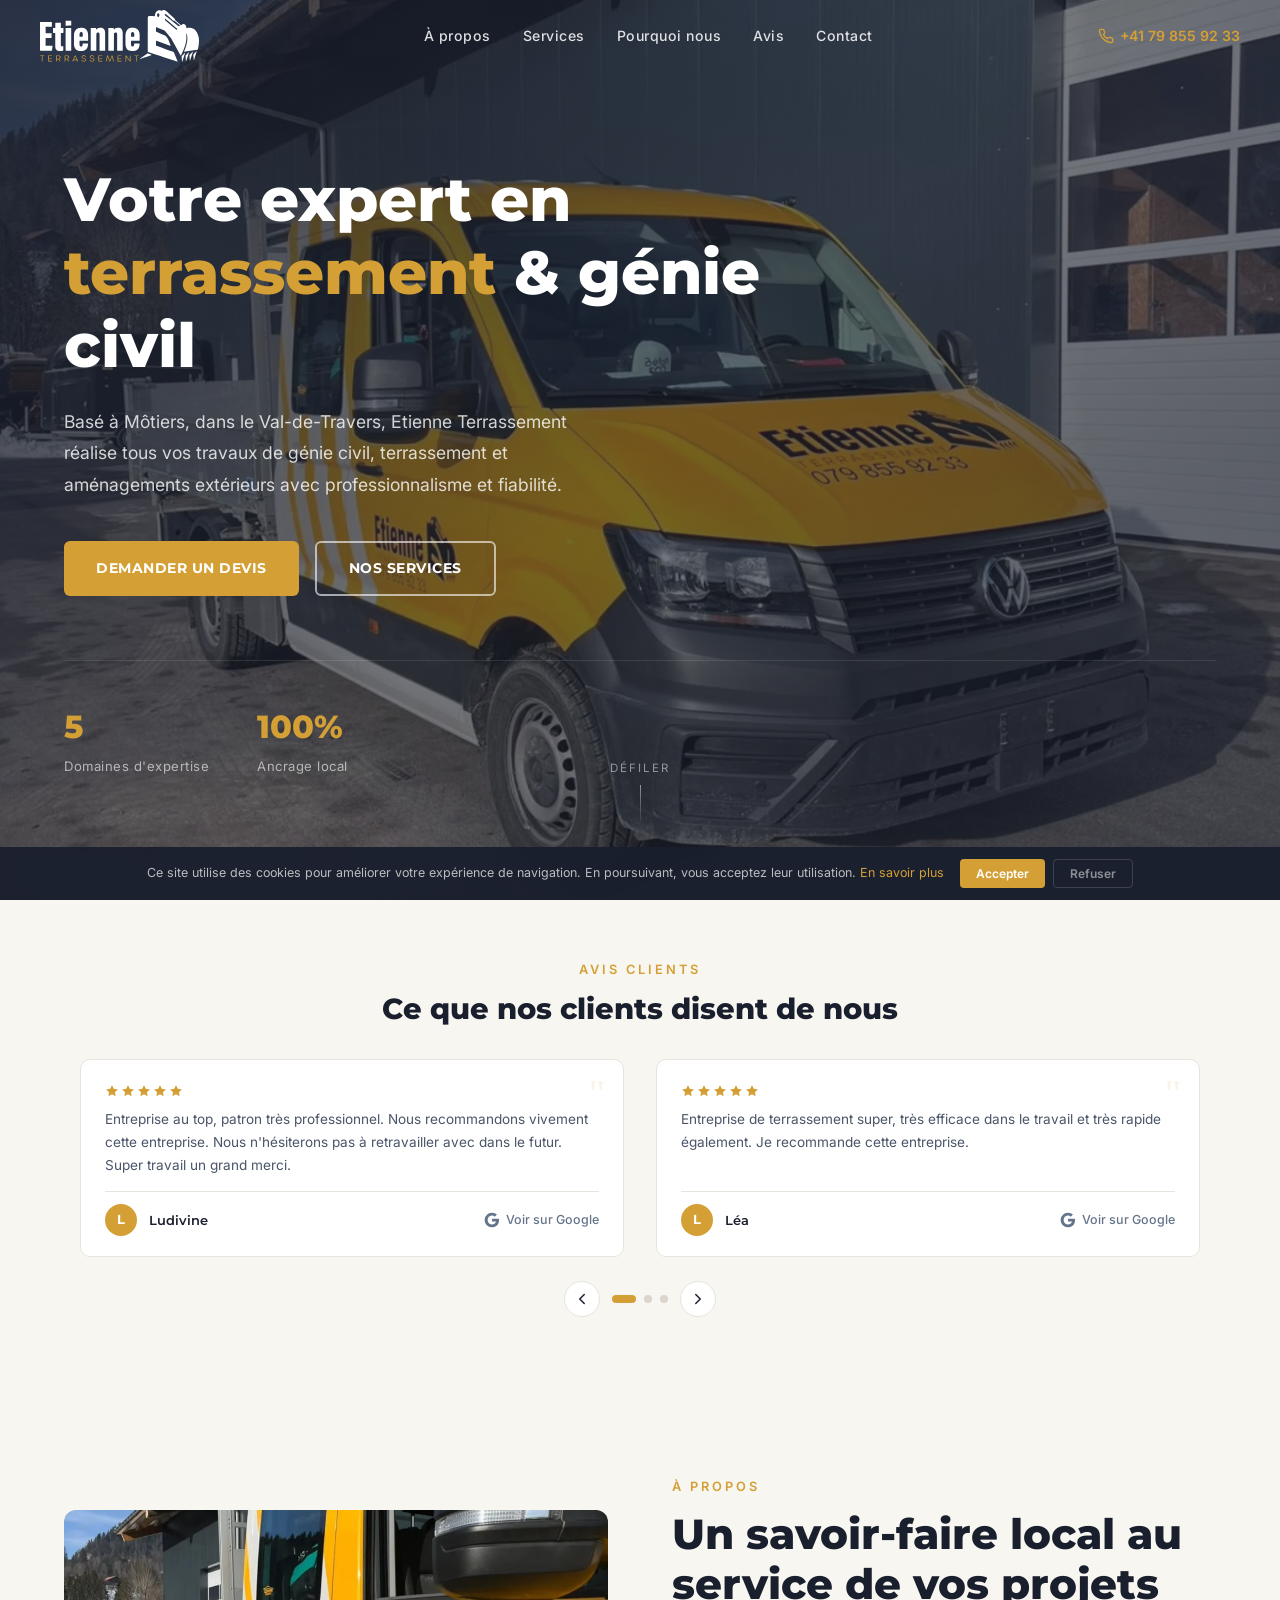
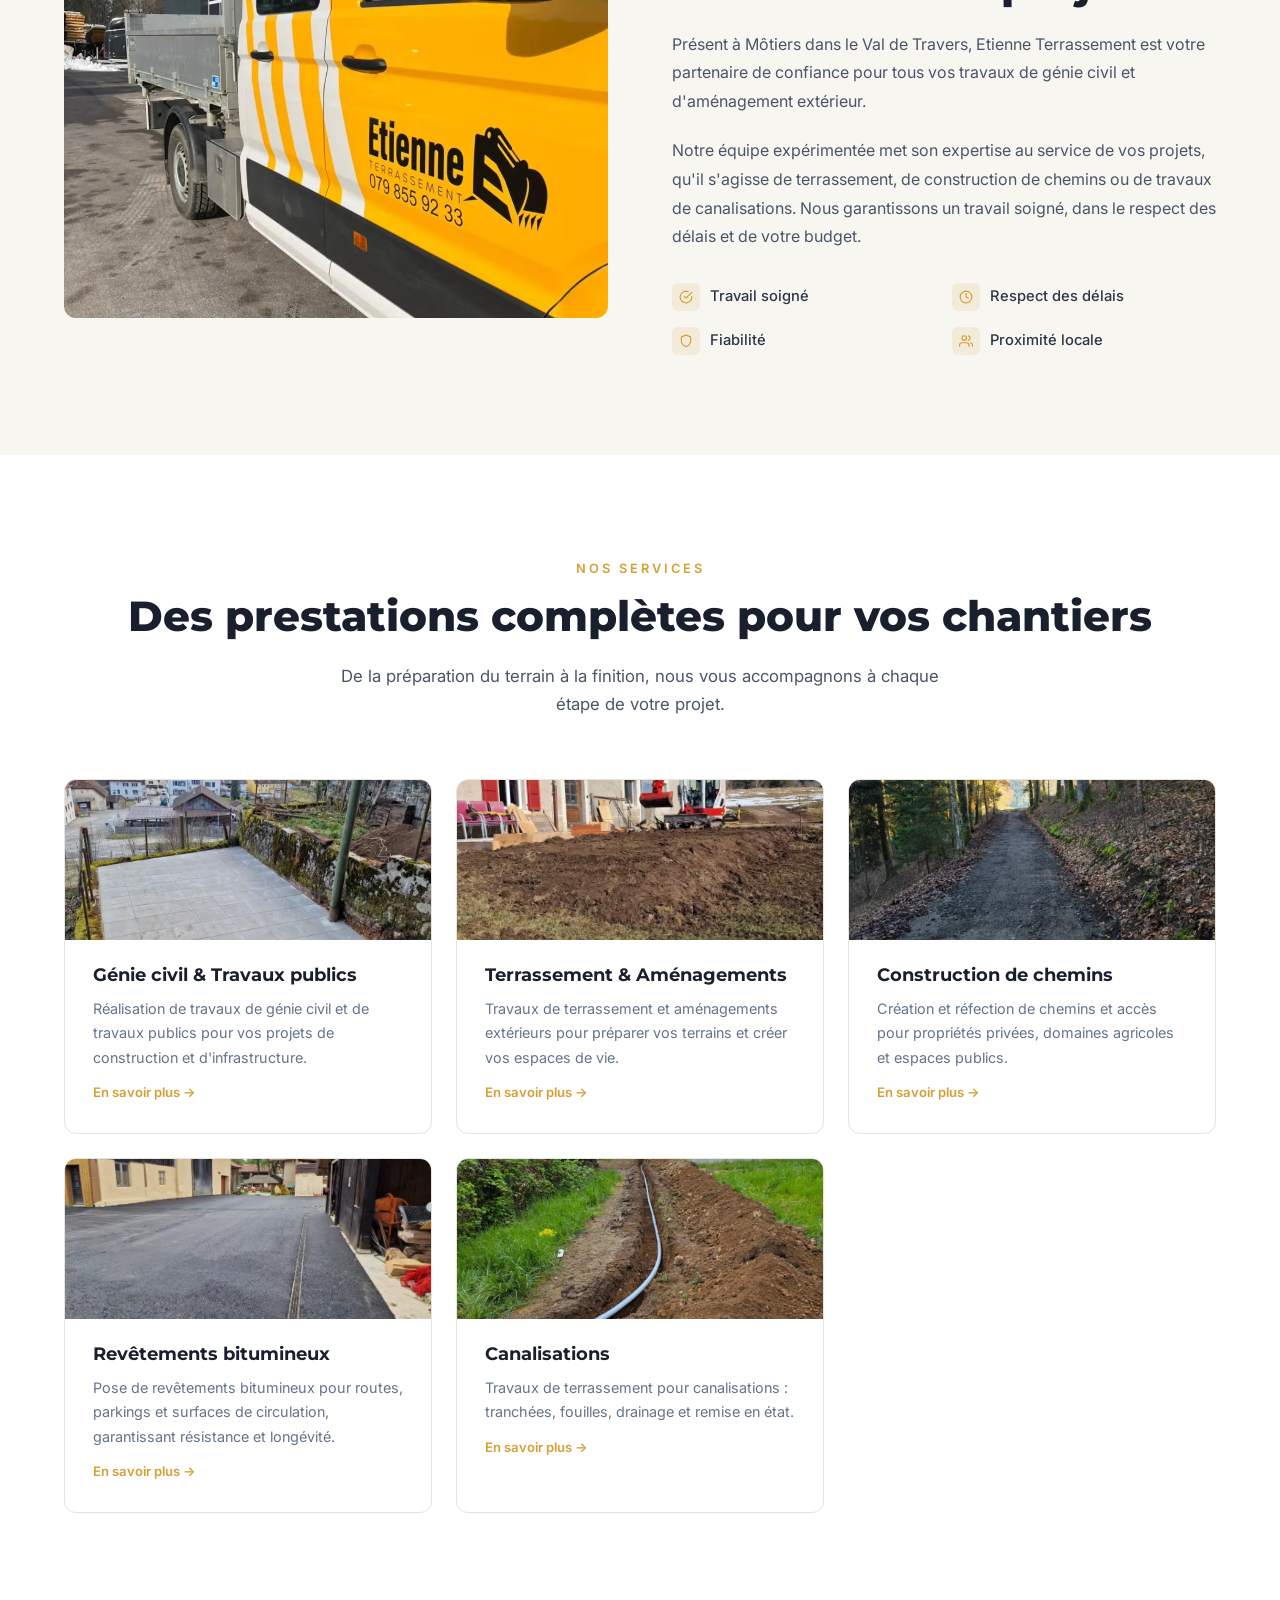
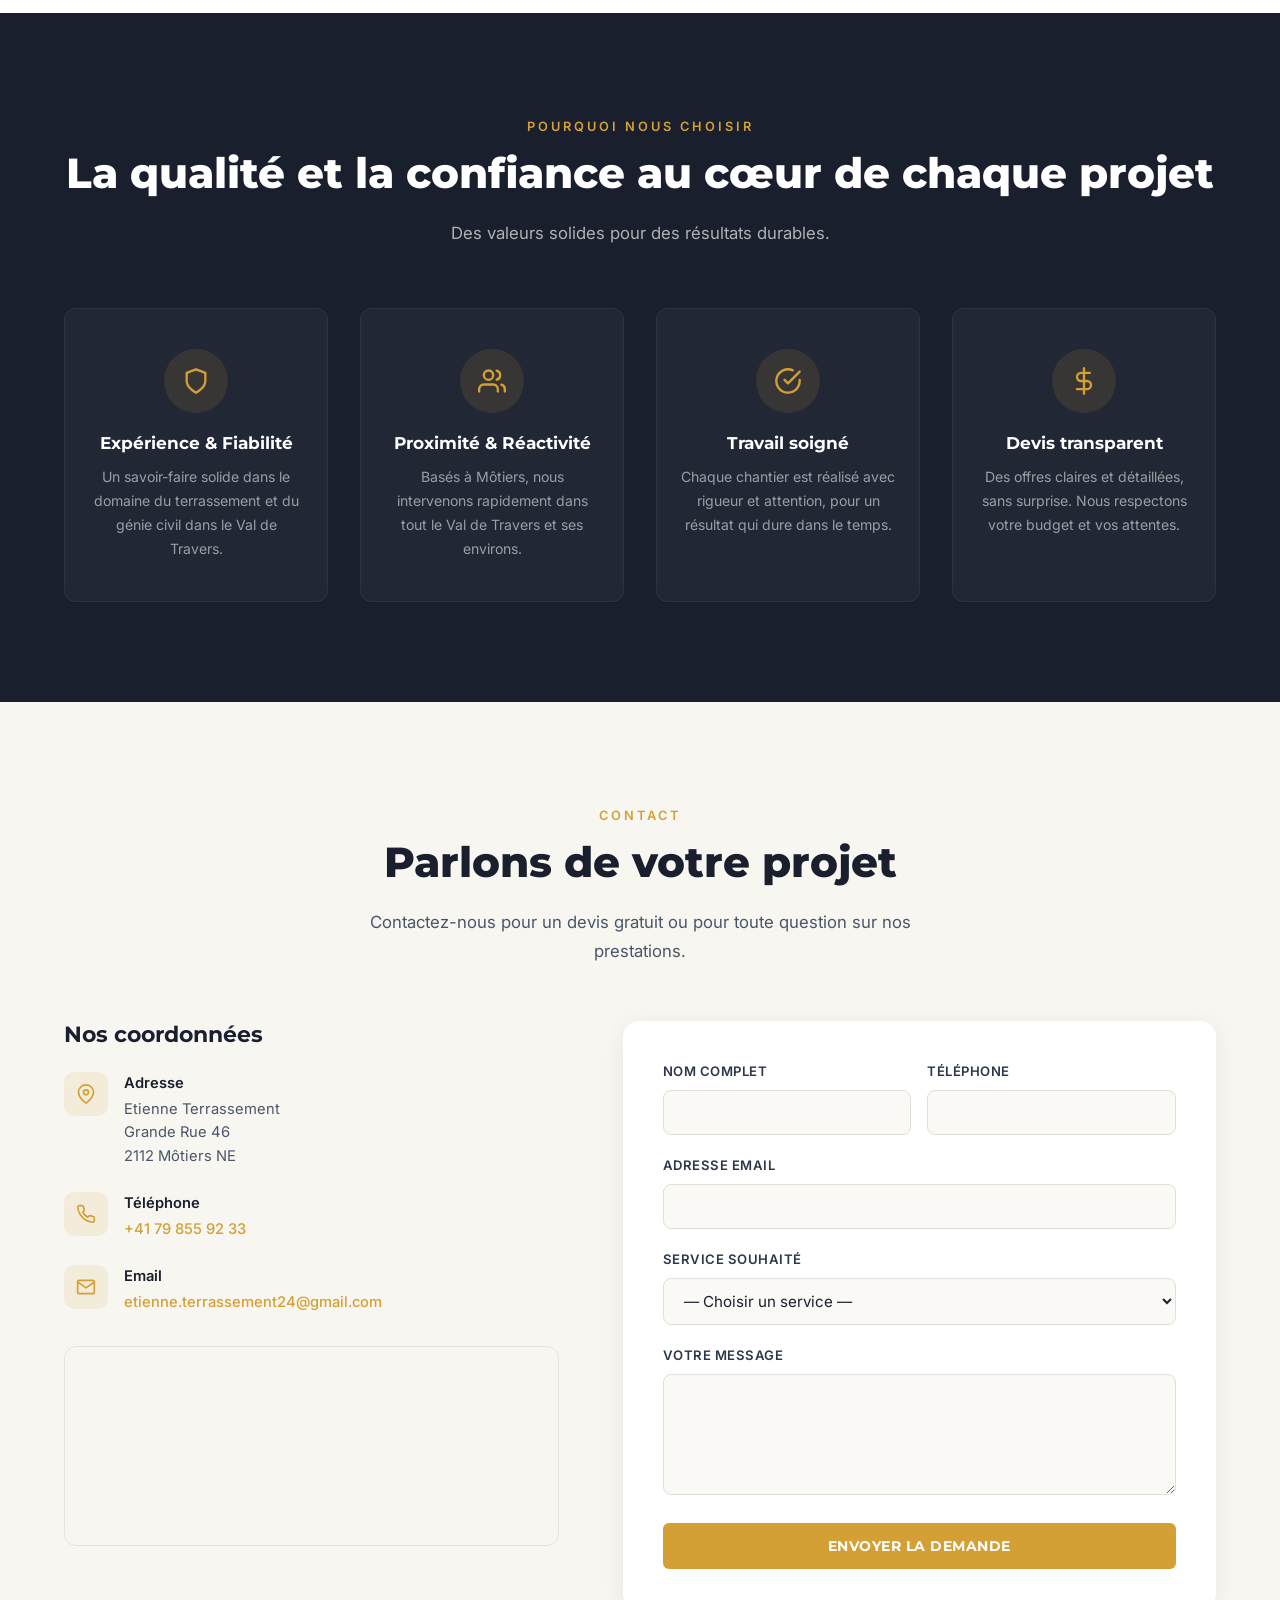
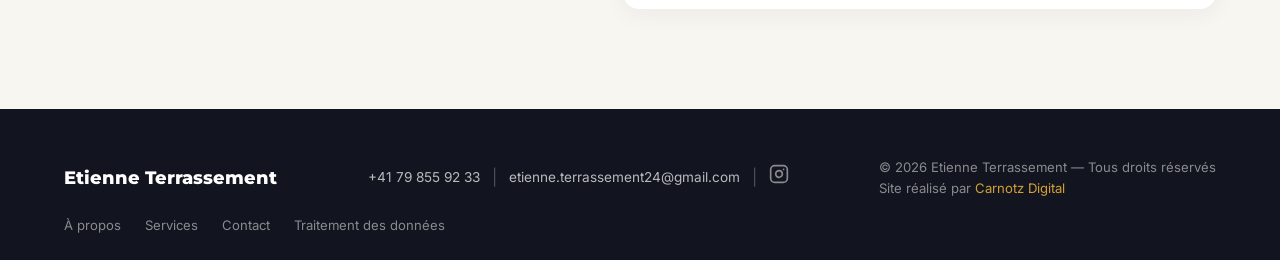
<file: index.html>
<!DOCTYPE html>
<html lang="fr">
<head>
    <meta charset="UTF-8">
    <meta name="viewport" content="width=device-width, initial-scale=1.0">
    <meta name="robots" content="index, follow">
    <title>Etienne Terrassement — Génie Civil & Terrassement | Val de Travers</title>
    <meta name="description" content="Etienne Terrassement — Travaux de génie civil, terrassement et aménagements extérieurs à Môtiers, Val de Travers.">
    <link rel="canonical" href="https://etienne-terrassement.ch/">
    <meta property="og:type" content="website">
    <meta property="og:locale" content="fr_CH">
    <meta property="og:site_name" content="Etienne Terrassement">
    <meta property="og:title" content="Etienne Terrassement — Génie Civil & Terrassement | Val de Travers">
    <meta property="og:description" content="Travaux de génie civil, terrassement et aménagements extérieurs à Môtiers, Val de Travers.">
    <meta property="og:url" content="https://etienne-terrassement.ch/">
    <meta property="og:image" content="https://etienne-terrassement.ch/og-image.jpg">
    <meta name="twitter:card" content="summary_large_image">
    <link rel="icon" type="image/png" sizes="32x32" href="favicon-32x32.png">
    <link rel="icon" type="image/png" sizes="16x16" href="favicon-16x16.png">
    <link rel="apple-touch-icon" sizes="180x180" href="apple-touch-icon.png">
    <link rel="preload" as="image" href="hero.webp" fetchpriority="high">
    <script type="application/ld+json">
    {
        "@context": "https://schema.org",
        "@type": "LocalBusiness",
        "name": "Etienne Terrassement",
        "description": "Travaux de génie civil, terrassement et aménagements extérieurs à Môtiers, Val de Travers.",
        "url": "https://etienne-terrassement.ch",
        "image": "https://etienne-terrassement.ch/og-image.jpg",
        "telephone": "+41798559233",
        "email": "etienne.terrassement24@gmail.com",
        "address": {
            "@type": "PostalAddress",
            "streetAddress": "Grande Rue 46",
            "addressLocality": "Môtiers",
            "addressRegion": "NE",
            "postalCode": "2112",
            "addressCountry": "CH"
        },
        "geo": {
            "@type": "GeoCoordinates",
            "latitude": 46.9073,
            "longitude": 6.6112
        },
        "areaServed": {
            "@type": "Place",
            "name": "Val de Travers, Neuchâtel"
        },
        "sameAs": [
            "https://www.instagram.com/_etienne_terrassement_/"
        ]
    }
    </script>
    <link rel="preconnect" href="https://fonts.googleapis.com">
    <link rel="preconnect" href="https://fonts.gstatic.com" crossorigin>
    <link href="https://fonts.googleapis.com/css2?family=Inter:wght@400;500;600&family=Montserrat:wght@600;700;800&display=swap" rel="stylesheet">
    <script src="https://challenges.cloudflare.com/turnstile/v0/api.js" async defer></script>
    <style>
        /* ===== RESET & BASE ===== */
        *, *::before, *::after { margin: 0; padding: 0; box-sizing: border-box; }
        html { scroll-behavior: smooth; font-size: 16px; overflow-x: hidden; }
        body {
            font-family: 'Inter', 'Segoe UI', system-ui, sans-serif;
            color: #1a1f2e;
            background: #ffffff;
            line-height: 1.6;
            overflow-x: hidden;
        }
        img { max-width: 100%; height: auto; display: block; }
        a { text-decoration: none; color: inherit; }
        ul { list-style: none; }
        h1, h2, h3, h4 { font-family: 'Montserrat', 'Segoe UI', sans-serif; line-height: 1.2; }

        /* ===== UTILITIES ===== */
        .container { width: 100%; max-width: 1200px; margin: 0 auto; padding: 0 24px; box-sizing: border-box; }
        .section { padding: 100px 0; }
        .section-label {
            display: inline-block;
            font-size: 0.8rem;
            font-weight: 600;
            letter-spacing: 3px;
            text-transform: uppercase;
            color: #d4a036;
            margin-bottom: 12px;
        }
        .section-title {
            font-size: clamp(1.8rem, 4vw, 2.6rem);
            font-weight: 800;
            color: #1a1f2e;
            margin-bottom: 20px;
        }
        .section-subtitle {
            font-size: 1.05rem;
            color: #4a5568;
            max-width: 600px;
            line-height: 1.7;
        }
        .btn {
            display: inline-flex;
            align-items: center;
            gap: 8px;
            padding: 14px 32px;
            border-radius: 6px;
            font-family: 'Montserrat', sans-serif;
            font-size: 0.9rem;
            font-weight: 700;
            letter-spacing: 0.5px;
            text-transform: uppercase;
            cursor: pointer;
            transition: all 0.3s ease;
            border: none;
        }
        .btn-primary {
            background: #d4a036;
            color: #ffffff;
        }
        .btn-primary:hover { background: #b8891e; transform: translateY(-2px); box-shadow: 0 8px 24px rgba(212,160,54,0.3); }
        .btn-outline {
            background: transparent;
            color: #ffffff;
            border: 2px solid rgba(255,255,255,0.6);
        }
        .btn-outline:hover { border-color: #d4a036; color: #d4a036; }
        .btn-dark {
            background: #1a1f2e;
            color: #ffffff;
        }
        .btn-dark:hover { background: #2d3748; transform: translateY(-2px); box-shadow: 0 8px 24px rgba(26,31,46,0.3); }
        .reveal { opacity: 0; transform: translateY(30px); transition: opacity 0.7s ease, transform 0.7s ease; }
        .reveal.visible { opacity: 1; transform: translateY(0); }

        /* ===== HEADER ===== */
        .header {
            position: fixed;
            top: 0; left: 0; right: 0;
            z-index: 1000;
            padding: 0 24px;
            transition: all 0.35s ease;
            background: transparent;
        }
        .header.scrolled {
            background: rgba(26,31,46,0.97);
            backdrop-filter: blur(12px);
            box-shadow: 0 2px 20px rgba(0,0,0,0.15);
        }
        .header-inner {
            max-width: 1200px;
            margin: 0 auto;
            display: flex;
            align-items: center;
            justify-content: space-between;
            height: 72px;
        }
        .logo {
            display: flex;
            align-items: center;
        }
        .logo-img {
            height: 52px;
            width: auto;
        }
        .nav { display: flex; align-items: center; gap: 32px; }
        .nav a {
            color: rgba(255,255,255,0.85);
            font-size: 0.88rem;
            font-weight: 500;
            letter-spacing: 0.5px;
            transition: color 0.3s;
            position: relative;
        }
        .nav a::after {
            content: '';
            position: absolute;
            bottom: -4px; left: 0;
            width: 0; height: 2px;
            background: #d4a036;
            transition: width 0.3s;
        }
        .nav a:hover { color: #d4a036; }
        .nav a:hover::after { width: 100%; }
        .header-right { display: flex; align-items: center; gap: 16px; }
        .header-phone {
            display: flex;
            align-items: center;
            gap: 6px;
            color: #d4a036;
            font-weight: 600;
            font-size: 0.88rem;
        }
        .header-phone svg { width: 16px; height: 16px; }

        /* Mobile menu */
        .menu-toggle {
            display: none;
            flex-direction: column;
            gap: 5px;
            cursor: pointer;
            background: none;
            border: none;
            padding: 4px;
        }
        .menu-toggle span {
            width: 24px; height: 2px;
            background: #fff;
            border-radius: 2px;
            transition: all 0.3s;
        }
        .menu-toggle.active span:nth-child(1) { transform: rotate(45deg) translate(5px, 5px); }
        .menu-toggle.active span:nth-child(2) { opacity: 0; }
        .menu-toggle.active span:nth-child(3) { transform: rotate(-45deg) translate(5px, -5px); }
        .mobile-nav {
            display: none;
            position: fixed;
            top: 72px; left: 0; right: 0; bottom: 0;
            background: rgba(26,31,46,0.98);
            backdrop-filter: blur(12px);
            flex-direction: column;
            align-items: center;
            justify-content: center;
            gap: 28px;
            z-index: 999;
        }
        .mobile-nav.open { display: flex; }
        .mobile-nav a {
            color: #fff;
            font-family: 'Montserrat', sans-serif;
            font-size: 1.3rem;
            font-weight: 700;
        }
        .mobile-nav a:hover { color: #d4a036; }

        /* ===== HERO ===== */
        .hero {
            position: relative;
            min-height: 100vh;
            display: flex;
            align-items: center;
            overflow: hidden;
        }
        .hero-bg {
            position: absolute;
            inset: 0;
            background: url('hero.webp') center center / cover no-repeat;
        }
        .hero-bg::after {
            content: '';
            position: absolute;
            inset: 0;
            background: linear-gradient(135deg, rgba(26,31,46,0.88) 0%, rgba(26,31,46,0.6) 50%, rgba(26,31,46,0.75) 100%);
        }
        .hero-content {
            position: relative;
            z-index: 2;
            padding: 120px 24px 80px;
        }
        .hero-badge {
            display: inline-flex;
            align-items: center;
            gap: 8px;
            background: rgba(212,160,54,0.15);
            border: 1px solid rgba(212,160,54,0.3);
            border-radius: 50px;
            padding: 8px 20px;
            margin-bottom: 28px;
            font-size: 0.82rem;
            font-weight: 600;
            color: #d4a036;
            letter-spacing: 1px;
            text-transform: uppercase;
        }
        .hero-badge svg { width: 14px; height: 14px; }
        .hero h1 {
            font-size: clamp(2.2rem, 5.5vw, 3.8rem);
            font-weight: 800;
            color: #ffffff;
            margin-bottom: 24px;
            max-width: 700px;
        }
        .hero h1 span { color: #d4a036; }
        .hero-text {
            font-size: 1.1rem;
            color: rgba(255,255,255,0.8);
            max-width: 540px;
            margin-bottom: 40px;
            line-height: 1.8;
        }
        .hero-buttons { display: flex; gap: 16px; flex-wrap: wrap; }
        .hero-stats {
            display: flex;
            gap: 48px;
            margin-top: 64px;
            padding-top: 40px;
            border-top: 1px solid rgba(255,255,255,0.1);
        }
        .hero-stat-number {
            font-family: 'Montserrat', sans-serif;
            font-size: 2rem;
            font-weight: 800;
            color: #d4a036;
        }
        .hero-stat-label {
            font-size: 0.82rem;
            color: rgba(255,255,255,0.6);
            margin-top: 4px;
            letter-spacing: 0.5px;
        }
        .scroll-indicator {
            position: absolute;
            bottom: 32px;
            left: 50%;
            transform: translateX(-50%);
            display: flex;
            flex-direction: column;
            align-items: center;
            gap: 8px;
            color: rgba(255,255,255,0.5);
            font-size: 0.72rem;
            letter-spacing: 2px;
            text-transform: uppercase;
            z-index: 2;
        }
        .scroll-line {
            width: 1px; height: 40px;
            background: linear-gradient(to bottom, rgba(255,255,255,0.5), transparent);
            animation: scrollPulse 2s infinite;
        }
        @keyframes scrollPulse {
            0%, 100% { opacity: 0.3; }
            50% { opacity: 1; }
        }

        /* ===== ABOUT ===== */
        .about { background: #f8f6f1; }
        .about-grid {
            display: grid;
            grid-template-columns: 1fr 1fr;
            gap: 64px;
            align-items: center;
        }
        .about-image {
            position: relative;
            border-radius: 12px;
            overflow: hidden;
            aspect-ratio: 4/3;
        }
        .about-image img {
            width: 100%;
            height: 100%;
            object-fit: cover;
        }
        .about-image-accent {
            position: absolute;
            bottom: -8px; right: -8px;
            width: 120px; height: 120px;
            border: 3px solid #d4a036;
            border-radius: 12px;
            z-index: -1;
        }
        .about-text p {
            color: #4a5568;
            margin-bottom: 20px;
            line-height: 1.8;
        }
        .about-features {
            display: grid;
            grid-template-columns: 1fr 1fr;
            gap: 16px;
            margin-top: 32px;
        }
        .about-feature {
            display: flex;
            align-items: center;
            gap: 10px;
            font-size: 0.92rem;
            font-weight: 500;
            color: #2d3748;
        }
        .about-feature-icon {
            width: 28px; height: 28px;
            background: rgba(212,160,54,0.12);
            border-radius: 6px;
            display: flex;
            align-items: center;
            justify-content: center;
            flex-shrink: 0;
        }
        .about-feature-icon svg { width: 14px; height: 14px; color: #d4a036; }

        /* ===== SERVICES ===== */
        .services { background: #ffffff; }
        .services-header { text-align: center; margin-bottom: 60px; }
        .services-header .section-subtitle { margin: 0 auto; }
        .services-grid {
            display: grid;
            grid-template-columns: repeat(auto-fit, minmax(280px, 1fr));
            gap: 24px;
        }
        .service-card {
            background: #ffffff;
            border: 1px solid #e8e4dd;
            border-radius: 12px;
            padding: 36px 28px;
            transition: all 0.35s ease;
            position: relative;
            overflow: hidden;
        }
        .service-card::before {
            content: '';
            position: absolute;
            top: 0; left: 0; right: 0;
            height: 3px;
            background: #d4a036;
            transform: scaleX(0);
            transition: transform 0.35s ease;
        }
        .service-card:hover {
            border-color: transparent;
            transform: translateY(-4px);
            box-shadow: 0 12px 40px rgba(26,31,46,0.1);
        }
        .service-card:hover::before { transform: scaleX(1); }
        .service-icon {
            width: 52px; height: 52px;
            background: linear-gradient(135deg, rgba(212,160,54,0.12), rgba(212,160,54,0.05));
            border-radius: 10px;
            display: flex;
            align-items: center;
            justify-content: center;
            margin-bottom: 20px;
        }
        .service-icon svg { width: 24px; height: 24px; color: #d4a036; }
        .service-card h3 {
            font-size: 1.1rem;
            font-weight: 700;
            color: #1a1f2e;
            margin-bottom: 12px;
        }
        .service-card p {
            font-size: 0.9rem;
            color: #64748b;
            line-height: 1.7;
        }
        .service-card--image {
            padding: 0;
            display: flex;
            flex-direction: column;
            overflow: hidden;
        }
        .service-card-img {
            width: 100%;
            height: 160px;
            overflow: hidden;
        }
        .service-card-img img {
            width: 100%;
            height: 100%;
            object-fit: cover;
            transition: transform 0.5s ease;
        }
        .service-card--image:hover .service-card-img img { transform: scale(1.05); }
        .service-card-body { padding: 24px 28px 28px; }
        .service-card-link {
            display: inline-block;
            margin-top: 12px;
            font-size: 0.82rem;
            font-weight: 600;
            color: #d4a036;
            transition: gap 0.3s;
        }

        /* ===== WHY US ===== */
        .why-us { background: #1a1f2e; color: #fff; }
        .why-us .section-title { color: #fff; }
        .why-us .section-subtitle { color: rgba(255,255,255,0.65); }
        .why-us-header { text-align: center; margin-bottom: 60px; }
        .why-us-grid {
            display: grid;
            grid-template-columns: repeat(auto-fit, minmax(250px, 1fr));
            gap: 32px;
        }
        .why-card {
            text-align: center;
            padding: 40px 24px;
            border-radius: 12px;
            background: rgba(255,255,255,0.04);
            border: 1px solid rgba(255,255,255,0.06);
            transition: all 0.35s;
        }
        .why-card:hover {
            background: rgba(255,255,255,0.08);
            transform: translateY(-4px);
        }
        .why-card-icon {
            width: 64px; height: 64px;
            background: rgba(212,160,54,0.12);
            border-radius: 50%;
            display: flex;
            align-items: center;
            justify-content: center;
            margin: 0 auto 20px;
        }
        .why-card-icon svg { width: 28px; height: 28px; color: #d4a036; }
        .why-card h3 {
            font-size: 1.05rem;
            font-weight: 700;
            margin-bottom: 12px;
        }
        .why-card p {
            font-size: 0.88rem;
            color: rgba(255,255,255,0.55);
            line-height: 1.7;
        }

        /* ===== REVIEWS ===== */
        .reviews { background: #f8f6f1; padding: 56px 0; }
        .reviews-header { text-align: center; margin-bottom: 32px; }
        .reviews-header .section-subtitle { margin: 0 auto; }
        .reviews-header .section-title { font-size: clamp(1.3rem, 3vw, 1.8rem); margin-bottom: 8px; }
        .reviews-track-wrapper { position: relative; overflow: hidden; }
        .reviews-track {
            display: flex;
            transition: transform 0.5s cubic-bezier(0.4,0,0.2,1);
        }
        .review-card {
            flex: 0 0 100%;
            padding: 0 16px;
            box-sizing: border-box;
        }
        @media (min-width: 768px) {
            .review-card { flex: 0 0 50%; }
        }
        .review-card-inner {
            background: #ffffff;
            border: 1px solid #e8e4dd;
            border-radius: 10px;
            padding: 24px 24px 20px;
            height: 100%;
            display: flex;
            flex-direction: column;
            position: relative;
        }
        .review-quote-icon {
            position: absolute;
            top: 14px; right: 18px;
            font-size: 2.5rem;
            font-family: Georgia, serif;
            line-height: 1;
            color: rgba(212,160,54,0.12);
            pointer-events: none;
        }
        .review-stars { display: flex; gap: 2px; margin-bottom: 10px; }
        .review-star {
            width: 14px; height: 14px;
            color: #d4a036;
        }
        .review-text {
            font-size: 0.85rem;
            color: #4a5568;
            line-height: 1.7;
            flex: 1;
            margin-bottom: 14px;
        }
        .review-footer {
            display: flex;
            align-items: center;
            justify-content: space-between;
            border-top: 1px solid #e8e4dd;
            padding-top: 12px;
        }
        .review-author {
            display: flex;
            align-items: center;
            gap: 12px;
        }
        .review-avatar {
            width: 32px; height: 32px;
            background: #d4a036;
            border-radius: 50%;
            display: flex;
            align-items: center;
            justify-content: center;
            font-family: 'Montserrat', sans-serif;
            font-weight: 700;
            font-size: 0.8rem;
            color: #fff;
        }
        .review-author-name {
            font-family: 'Montserrat', sans-serif;
            font-weight: 600;
            font-size: 0.82rem;
            color: #1a1f2e;
        }
        .review-google-link {
            display: inline-flex;
            align-items: center;
            gap: 6px;
            font-size: 0.78rem;
            font-weight: 500;
            color: #64748b;
            transition: color 0.3s;
        }
        .review-google-link:hover { color: #d4a036; }
        .review-google-link svg { width: 16px; height: 16px; }
        .reviews-nav {
            display: flex;
            justify-content: center;
            align-items: center;
            gap: 12px;
            margin-top: 24px;
        }
        .reviews-btn {
            width: 36px; height: 36px;
            border-radius: 50%;
            border: 1px solid #e8e4dd;
            background: #fff;
            display: flex;
            align-items: center;
            justify-content: center;
            cursor: pointer;
            transition: all 0.3s;
        }
        .reviews-btn:hover { border-color: #d4a036; background: rgba(212,160,54,0.06); }
        .reviews-btn svg { width: 18px; height: 18px; color: #1a1f2e; }
        .reviews-dots { display: flex; gap: 8px; }
        .reviews-dot {
            width: 8px; height: 8px;
            border-radius: 50%;
            background: #d9d5cc;
            border: none;
            cursor: pointer;
            transition: all 0.3s;
            padding: 0;
        }
        .reviews-dot.active { background: #d4a036; width: 24px; border-radius: 4px; }

        /* ===== CONTACT ===== */
        .contact { background: #f8f6f1; overflow: hidden; }
        .contact-grid {
            display: grid;
            grid-template-columns: 1fr 1.2fr;
            gap: 64px;
            max-width: 100%;
        }
        .contact-info h3 {
            font-size: 1.4rem;
            font-weight: 700;
            margin-bottom: 24px;
            color: #1a1f2e;
        }
        .contact-item {
            display: flex;
            align-items: flex-start;
            gap: 16px;
            margin-bottom: 24px;
        }
        .contact-item-icon {
            width: 44px; height: 44px;
            background: rgba(212,160,54,0.12);
            border-radius: 10px;
            display: flex;
            align-items: center;
            justify-content: center;
            flex-shrink: 0;
        }
        .contact-item-icon svg { width: 20px; height: 20px; color: #d4a036; }
        .contact-item-text { font-size: 0.92rem; color: #4a5568; line-height: 1.6; }
        .contact-item-text strong { display: block; color: #1a1f2e; font-weight: 600; margin-bottom: 2px; }
        .contact-item-text a { color: #d4a036; font-weight: 500; }
        .contact-item-text a:hover { text-decoration: underline; }
        .contact-form {
            background: #ffffff;
            border-radius: 16px;
            padding: 40px;
            box-shadow: 0 4px 24px rgba(26,31,46,0.06);
            box-sizing: border-box;
            max-width: 100%;
        }
        .form-group { margin-bottom: 20px; }
        .form-group label {
            display: block;
            font-size: 0.82rem;
            font-weight: 600;
            color: #2d3748;
            margin-bottom: 8px;
            letter-spacing: 0.5px;
            text-transform: uppercase;
        }
        .form-group input,
        .form-group textarea,
        .form-group select {
            width: 100%;
            padding: 12px 16px;
            border: 1px solid #e2dfd8;
            border-radius: 8px;
            font-family: 'Inter', sans-serif;
            font-size: 0.95rem;
            color: #1a1f2e;
            background: #faf9f6;
            transition: border-color 0.3s, box-shadow 0.3s;
        }
        .form-group input:focus,
        .form-group textarea:focus,
        .form-group select:focus {
            outline: none;
            border-color: #d4a036;
            box-shadow: 0 0 0 3px rgba(212,160,54,0.12);
        }
        .form-group textarea { resize: vertical; min-height: 120px; }
        .form-row { display: grid; grid-template-columns: 1fr 1fr; gap: 16px; }
        .contact-map {
            margin-top: 32px;
            border-radius: 12px;
            overflow: hidden;
            border: 1px solid #e8e4dd;
            position: relative;
            width: 100%;
            padding-bottom: 40%;
            height: 0;
        }
        .contact-map iframe {
            position: absolute;
            top: 0;
            left: 0;
            width: 100%;
            height: 100%;
            border: 0;
        }

        /* ===== FOOTER ===== */
        .footer {
            background: #12151f;
            color: rgba(255,255,255,0.5);
            padding: 48px 0 24px;
        }
        .footer-inner {
            display: flex;
            justify-content: space-between;
            align-items: center;
            flex-wrap: wrap;
            gap: 16px;
        }
        .footer-logo {
            font-family: 'Montserrat', sans-serif;
            font-weight: 800;
            font-size: 1.1rem;
            color: #fff;
        }
        .footer-text { font-size: 0.82rem; }
        .footer-text a { color: #d4a036; }
        .footer-links { display: flex; gap: 24px; }
        .footer-links a { font-size: 0.82rem; transition: color 0.3s; }
        .footer-links a:hover { color: #d4a036; }
        .footer-contact { display: flex; align-items: center; gap: 12px; }
        .footer-contact-link { font-size: 0.85rem; color: rgba(255,255,255,0.7); transition: color 0.3s; }
        .footer-contact-link:hover { color: #d4a036; }
        .footer-instagram { color: rgba(255,255,255,0.5); transition: color 0.3s; }
        .footer-instagram:hover { color: #d4a036; }
        .footer-instagram svg { width: 20px; height: 20px; }

        /* ===== COOKIE CONSENT ===== */
        .cookie-banner { position: fixed; bottom: 0; left: 0; right: 0; z-index: 9999; transform: translateY(100%); transition: transform 0.4s cubic-bezier(0.4,0,0.2,1); }
        .cookie-banner.visible { transform: translateY(0); }
        .cookie-banner-inner { background: rgba(26,31,46,0.95); backdrop-filter: blur(8px); padding: 12px 24px; display: flex; align-items: center; justify-content: center; gap: 16px; flex-wrap: wrap; }
        .cookie-banner h4 { display: none; }
        .cookie-banner p { font-size: 0.78rem; color: rgba(255,255,255,0.7); margin: 0; line-height: 1.5; }
        .cookie-banner p a { color: #d4a036; text-decoration: none; }
        .cookie-banner p a:hover { text-decoration: underline; }
        .cookie-buttons { display: flex; gap: 8px; flex-shrink: 0; }
        .cookie-btn { padding: 6px 16px; font-family: 'Inter', sans-serif; font-size: 0.75rem; font-weight: 600; border-radius: 4px; border: none; cursor: pointer; transition: all 0.25s; }
        .cookie-btn-accept { background: #d4a036; color: #ffffff; }
        .cookie-btn-accept:hover { background: #b8891e; }
        .cookie-btn-decline { background: transparent; color: rgba(255,255,255,0.5); border: 1px solid rgba(255,255,255,0.15); }
        .cookie-btn-decline:hover { color: rgba(255,255,255,0.8); border-color: rgba(255,255,255,0.3); }

        /* ===== RESPONSIVE ===== */
        @media (max-width: 1024px) {
            .about-grid { grid-template-columns: 1fr; gap: 40px; }
            .contact-grid { grid-template-columns: 1fr; gap: 40px; }
            .hero-stats { gap: 32px; }
        }
        @media (max-width: 768px) {
            .nav { display: none; }
            .header-phone { display: none; }
            .menu-toggle { display: flex; }
            .section { padding: 72px 0; }
            .hero { min-height: auto; }
            .hero-content { padding: 100px 20px 40px; }
            .hero-stats { flex-wrap: wrap; gap: 24px; }
            .hero-stat { flex: 1; min-width: 120px; }
            .scroll-indicator { position: relative; bottom: auto; left: auto; transform: none; margin: 32px auto 40px; }
            .reviews { padding: 40px 0 32px; }
            .about-grid { display: flex; flex-direction: column; }
            .about-image { order: 2; }
            .about-text { order: 1; }
            .about-features { grid-template-columns: 1fr; }
            .form-row { grid-template-columns: 1fr; }
            .services-grid { grid-template-columns: 1fr; }
            .contact .container { padding: 0 16px; }
            .contact-grid { gap: 32px; }
            .contact-info, .contact-form { min-width: 0; width: 100%; box-sizing: border-box; }
            .contact-form { padding: 16px; }
            .cf-turnstile { max-width: 100%; overflow: hidden; }
            .footer-inner { flex-direction: column; text-align: center; gap: 16px; }
            .footer-contact { flex-direction: column; gap: 8px; }
            .footer-contact span { display: none; }
            .footer-links { flex-wrap: wrap; justify-content: center; gap: 16px; }
            .cookie-banner-inner { margin: 0 12px 12px; max-width: none; }
        }
        @media (max-width: 480px) {
            .hero-content { padding: 100px 16px 30px; }
            .hero h1 { font-size: 1.8rem; }
            .hero-buttons { flex-direction: column; }
            .hero-buttons .btn { width: 100%; justify-content: center; }
            .contact-form { padding: 24px; }
        }
    </style>
</head>
<body>
    <!-- ===== HEADER ===== -->
    <header class="header" id="header">
        <div class="header-inner">
            <a href="#" class="logo">
                <img src="logo.svg" alt="Etienne Terrassement" class="logo-img">
            </a>
            <nav class="nav">
                <a href="#about" data-i18n="nav_about">À propos</a>
                <a href="#services" data-i18n="nav_services">Services</a>
                <a href="#why-us" data-i18n="nav_why">Pourquoi nous</a>
                <a href="#reviews">Avis</a>
                <a href="#contact" data-i18n="nav_contact">Contact</a>
            </nav>
            <div class="header-right">
                <a href="#" class="header-phone" id="headerPhone">
                    <svg viewBox="0 0 24 24" fill="none" stroke="currentColor" stroke-width="2" stroke-linecap="round" stroke-linejoin="round">
                        <path d="M22 16.92v3a2 2 0 01-2.18 2 19.79 19.79 0 01-8.63-3.07 19.5 19.5 0 01-6-6 19.79 19.79 0 01-3.07-8.67A2 2 0 014.11 2h3a2 2 0 012 1.72c.127.96.361 1.903.7 2.81a2 2 0 01-.45 2.11L8.09 9.91a16 16 0 006 6l1.27-1.27a2 2 0 012.11-.45c.907.339 1.85.573 2.81.7A2 2 0 0122 16.92z"/>
                    </svg>
                    <span></span>
                </a>
                <button class="menu-toggle" id="menuToggle" aria-label="Menu">
                    <span></span><span></span><span></span>
                </button>
            </div>
        </div>
    </header>

    <!-- Mobile Nav -->
    <nav class="mobile-nav" id="mobileNav">
        <a href="#about" data-i18n="nav_about">À propos</a>
        <a href="#services" data-i18n="nav_services">Services</a>
        <a href="#why-us" data-i18n="nav_why">Pourquoi nous</a>
        <a href="#reviews">Avis</a>
        <a href="#contact" data-i18n="nav_contact">Contact</a>
    </nav>

    <!-- ===== HERO ===== -->
    <section class="hero" id="hero">
        <div class="hero-bg"></div>
        <div class="container hero-content">
            <h1 data-i18n="hero_title">Votre expert en <span>terrassement</span> & génie civil</h1>
            <p class="hero-text" data-i18n="hero_text">Basé à Môtiers, dans le Val-de-Travers, Etienne Terrassement réalise tous vos travaux de génie civil, terrassement et aménagements extérieurs avec professionnalisme et fiabilité.</p>
            <div class="hero-buttons">
                <a href="#contact" class="btn btn-primary" data-i18n="hero_cta">Demander un devis</a>
                <a href="#services" class="btn btn-outline" data-i18n="hero_cta2">Nos services</a>
            </div>
            <div class="hero-stats">
                <div class="hero-stat">
                    <div class="hero-stat-number">5</div>
                    <div class="hero-stat-label" data-i18n="stat_services">Domaines d'expertise</div>
                </div>
                <div class="hero-stat">
                    <div class="hero-stat-number">100%</div>
                    <div class="hero-stat-label" data-i18n="stat_local">Ancrage local</div>
                </div>
            </div>
            <a href="#reviews" class="scroll-indicator">
                <span data-i18n="scroll">Défiler</span>
                <div class="scroll-line"></div>
            </a>
        </div>
    </section>

    <!-- ===== REVIEWS ===== -->
    <section class="reviews" id="reviews">
        <div class="container">
            <div class="reviews-header reveal">
                <span class="section-label">Avis clients</span>
                <h2 class="section-title">Ce que nos clients disent de nous</h2>
            </div>
            <div class="reviews-track-wrapper reveal">
                <div class="reviews-track" id="reviewsTrack">
                    <div class="review-card">
                        <div class="review-card-inner">
                            <span class="review-quote-icon">"</span>
                            <div class="review-stars">
                                <svg class="review-star" viewBox="0 0 24 24" fill="currentColor"><path d="M12 2l3.09 6.26L22 9.27l-5 4.87 1.18 6.88L12 17.77l-6.18 3.25L7 14.14 2 9.27l6.91-1.01L12 2z"/></svg>
                                <svg class="review-star" viewBox="0 0 24 24" fill="currentColor"><path d="M12 2l3.09 6.26L22 9.27l-5 4.87 1.18 6.88L12 17.77l-6.18 3.25L7 14.14 2 9.27l6.91-1.01L12 2z"/></svg>
                                <svg class="review-star" viewBox="0 0 24 24" fill="currentColor"><path d="M12 2l3.09 6.26L22 9.27l-5 4.87 1.18 6.88L12 17.77l-6.18 3.25L7 14.14 2 9.27l6.91-1.01L12 2z"/></svg>
                                <svg class="review-star" viewBox="0 0 24 24" fill="currentColor"><path d="M12 2l3.09 6.26L22 9.27l-5 4.87 1.18 6.88L12 17.77l-6.18 3.25L7 14.14 2 9.27l6.91-1.01L12 2z"/></svg>
                                <svg class="review-star" viewBox="0 0 24 24" fill="currentColor"><path d="M12 2l3.09 6.26L22 9.27l-5 4.87 1.18 6.88L12 17.77l-6.18 3.25L7 14.14 2 9.27l6.91-1.01L12 2z"/></svg>
                            </div>
                            <p class="review-text">Entreprise au top, patron très professionnel. Nous recommandons vivement cette entreprise. Nous n'hésiterons pas à retravailler avec dans le futur. Super travail un grand merci.</p>
                            <div class="review-footer">
                                <div class="review-author">
                                    <div class="review-avatar">L</div>
                                    <span class="review-author-name">Ludivine</span>
                                </div>
                                <a href="https://share.google/ldF3LMmZcpJqoJBBr" target="_blank" rel="noopener noreferrer" class="review-google-link">
                                    <svg viewBox="0 0 24 24" fill="currentColor"><path d="M22.56 12.25c0-.78-.07-1.53-.2-2.25H12v4.26h5.92a5.06 5.06 0 01-2.2 3.32v2.77h3.57c2.08-1.92 3.28-4.74 3.28-8.1z"/><path d="M12 23c2.97 0 5.46-.98 7.28-2.66l-3.57-2.77c-.98.66-2.23 1.06-3.71 1.06-2.86 0-5.29-1.93-6.16-4.53H2.18v2.84C3.99 20.53 7.7 23 12 23z"/><path d="M5.84 14.09c-.22-.66-.35-1.36-.35-2.09s.13-1.43.35-2.09V7.07H2.18C1.43 8.55 1 10.22 1 12s.43 3.45 1.18 4.93l2.85-2.22.81-.62z"/><path d="M12 5.38c1.62 0 3.06.56 4.21 1.64l3.15-3.15C17.45 2.09 14.97 1 12 1 7.7 1 3.99 3.47 2.18 7.07l3.66 2.84c.87-2.6 3.3-4.53 6.16-4.53z"/></svg>
                                    Voir sur Google
                                </a>
                            </div>
                        </div>
                    </div>
                    <div class="review-card">
                        <div class="review-card-inner">
                            <span class="review-quote-icon">"</span>
                            <div class="review-stars">
                                <svg class="review-star" viewBox="0 0 24 24" fill="currentColor"><path d="M12 2l3.09 6.26L22 9.27l-5 4.87 1.18 6.88L12 17.77l-6.18 3.25L7 14.14 2 9.27l6.91-1.01L12 2z"/></svg>
                                <svg class="review-star" viewBox="0 0 24 24" fill="currentColor"><path d="M12 2l3.09 6.26L22 9.27l-5 4.87 1.18 6.88L12 17.77l-6.18 3.25L7 14.14 2 9.27l6.91-1.01L12 2z"/></svg>
                                <svg class="review-star" viewBox="0 0 24 24" fill="currentColor"><path d="M12 2l3.09 6.26L22 9.27l-5 4.87 1.18 6.88L12 17.77l-6.18 3.25L7 14.14 2 9.27l6.91-1.01L12 2z"/></svg>
                                <svg class="review-star" viewBox="0 0 24 24" fill="currentColor"><path d="M12 2l3.09 6.26L22 9.27l-5 4.87 1.18 6.88L12 17.77l-6.18 3.25L7 14.14 2 9.27l6.91-1.01L12 2z"/></svg>
                                <svg class="review-star" viewBox="0 0 24 24" fill="currentColor"><path d="M12 2l3.09 6.26L22 9.27l-5 4.87 1.18 6.88L12 17.77l-6.18 3.25L7 14.14 2 9.27l6.91-1.01L12 2z"/></svg>
                            </div>
                            <p class="review-text">Entreprise de terrassement super, très efficace dans le travail et très rapide également. Je recommande cette entreprise.</p>
                            <div class="review-footer">
                                <div class="review-author">
                                    <div class="review-avatar">L</div>
                                    <span class="review-author-name">Léa</span>
                                </div>
                                <a href="https://share.google/ITTQM1T0kcl8McQFX" target="_blank" rel="noopener noreferrer" class="review-google-link">
                                    <svg viewBox="0 0 24 24" fill="currentColor"><path d="M22.56 12.25c0-.78-.07-1.53-.2-2.25H12v4.26h5.92a5.06 5.06 0 01-2.2 3.32v2.77h3.57c2.08-1.92 3.28-4.74 3.28-8.1z"/><path d="M12 23c2.97 0 5.46-.98 7.28-2.66l-3.57-2.77c-.98.66-2.23 1.06-3.71 1.06-2.86 0-5.29-1.93-6.16-4.53H2.18v2.84C3.99 20.53 7.7 23 12 23z"/><path d="M5.84 14.09c-.22-.66-.35-1.36-.35-2.09s.13-1.43.35-2.09V7.07H2.18C1.43 8.55 1 10.22 1 12s.43 3.45 1.18 4.93l2.85-2.22.81-.62z"/><path d="M12 5.38c1.62 0 3.06.56 4.21 1.64l3.15-3.15C17.45 2.09 14.97 1 12 1 7.7 1 3.99 3.47 2.18 7.07l3.66 2.84c.87-2.6 3.3-4.53 6.16-4.53z"/></svg>
                                    Voir sur Google
                                </a>
                            </div>
                        </div>
                    </div>
                    <div class="review-card">
                        <div class="review-card-inner">
                            <span class="review-quote-icon">"</span>
                            <div class="review-stars">
                                <svg class="review-star" viewBox="0 0 24 24" fill="currentColor"><path d="M12 2l3.09 6.26L22 9.27l-5 4.87 1.18 6.88L12 17.77l-6.18 3.25L7 14.14 2 9.27l6.91-1.01L12 2z"/></svg>
                                <svg class="review-star" viewBox="0 0 24 24" fill="currentColor"><path d="M12 2l3.09 6.26L22 9.27l-5 4.87 1.18 6.88L12 17.77l-6.18 3.25L7 14.14 2 9.27l6.91-1.01L12 2z"/></svg>
                                <svg class="review-star" viewBox="0 0 24 24" fill="currentColor"><path d="M12 2l3.09 6.26L22 9.27l-5 4.87 1.18 6.88L12 17.77l-6.18 3.25L7 14.14 2 9.27l6.91-1.01L12 2z"/></svg>
                                <svg class="review-star" viewBox="0 0 24 24" fill="currentColor"><path d="M12 2l3.09 6.26L22 9.27l-5 4.87 1.18 6.88L12 17.77l-6.18 3.25L7 14.14 2 9.27l6.91-1.01L12 2z"/></svg>
                                <svg class="review-star" viewBox="0 0 24 24" fill="currentColor"><path d="M12 2l3.09 6.26L22 9.27l-5 4.87 1.18 6.88L12 17.77l-6.18 3.25L7 14.14 2 9.27l6.91-1.01L12 2z"/></svg>
                            </div>
                            <p class="review-text">Au top, rapide et sympa. Je recommande !</p>
                            <div class="review-footer">
                                <div class="review-author">
                                    <div class="review-avatar">C</div>
                                    <span class="review-author-name">Cyril</span>
                                </div>
                                <a href="https://share.google/V9TqlJnAJg5wIXdB3" target="_blank" rel="noopener noreferrer" class="review-google-link">
                                    <svg viewBox="0 0 24 24" fill="currentColor"><path d="M22.56 12.25c0-.78-.07-1.53-.2-2.25H12v4.26h5.92a5.06 5.06 0 01-2.2 3.32v2.77h3.57c2.08-1.92 3.28-4.74 3.28-8.1z"/><path d="M12 23c2.97 0 5.46-.98 7.28-2.66l-3.57-2.77c-.98.66-2.23 1.06-3.71 1.06-2.86 0-5.29-1.93-6.16-4.53H2.18v2.84C3.99 20.53 7.7 23 12 23z"/><path d="M5.84 14.09c-.22-.66-.35-1.36-.35-2.09s.13-1.43.35-2.09V7.07H2.18C1.43 8.55 1 10.22 1 12s.43 3.45 1.18 4.93l2.85-2.22.81-.62z"/><path d="M12 5.38c1.62 0 3.06.56 4.21 1.64l3.15-3.15C17.45 2.09 14.97 1 12 1 7.7 1 3.99 3.47 2.18 7.07l3.66 2.84c.87-2.6 3.3-4.53 6.16-4.53z"/></svg>
                                    Voir sur Google
                                </a>
                            </div>
                        </div>
                    </div>
                    <div class="review-card">
                        <div class="review-card-inner">
                            <span class="review-quote-icon">"</span>
                            <div class="review-stars">
                                <svg class="review-star" viewBox="0 0 24 24" fill="currentColor"><path d="M12 2l3.09 6.26L22 9.27l-5 4.87 1.18 6.88L12 17.77l-6.18 3.25L7 14.14 2 9.27l6.91-1.01L12 2z"/></svg>
                                <svg class="review-star" viewBox="0 0 24 24" fill="currentColor"><path d="M12 2l3.09 6.26L22 9.27l-5 4.87 1.18 6.88L12 17.77l-6.18 3.25L7 14.14 2 9.27l6.91-1.01L12 2z"/></svg>
                                <svg class="review-star" viewBox="0 0 24 24" fill="currentColor"><path d="M12 2l3.09 6.26L22 9.27l-5 4.87 1.18 6.88L12 17.77l-6.18 3.25L7 14.14 2 9.27l6.91-1.01L12 2z"/></svg>
                                <svg class="review-star" viewBox="0 0 24 24" fill="currentColor"><path d="M12 2l3.09 6.26L22 9.27l-5 4.87 1.18 6.88L12 17.77l-6.18 3.25L7 14.14 2 9.27l6.91-1.01L12 2z"/></svg>
                                <svg class="review-star" viewBox="0 0 24 24" fill="currentColor"><path d="M12 2l3.09 6.26L22 9.27l-5 4.87 1.18 6.88L12 17.77l-6.18 3.25L7 14.14 2 9.27l6.91-1.01L12 2z"/></svg>
                            </div>
                            <p class="review-text">Au top, super boulot !</p>
                            <div class="review-footer">
                                <div class="review-author">
                                    <div class="review-avatar">A</div>
                                    <span class="review-author-name">Aldo</span>
                                </div>
                                <a href="https://share.google/pLsHsyAXgM3vHbPY7" target="_blank" rel="noopener noreferrer" class="review-google-link">
                                    <svg viewBox="0 0 24 24" fill="currentColor"><path d="M22.56 12.25c0-.78-.07-1.53-.2-2.25H12v4.26h5.92a5.06 5.06 0 01-2.2 3.32v2.77h3.57c2.08-1.92 3.28-4.74 3.28-8.1z"/><path d="M12 23c2.97 0 5.46-.98 7.28-2.66l-3.57-2.77c-.98.66-2.23 1.06-3.71 1.06-2.86 0-5.29-1.93-6.16-4.53H2.18v2.84C3.99 20.53 7.7 23 12 23z"/><path d="M5.84 14.09c-.22-.66-.35-1.36-.35-2.09s.13-1.43.35-2.09V7.07H2.18C1.43 8.55 1 10.22 1 12s.43 3.45 1.18 4.93l2.85-2.22.81-.62z"/><path d="M12 5.38c1.62 0 3.06.56 4.21 1.64l3.15-3.15C17.45 2.09 14.97 1 12 1 7.7 1 3.99 3.47 2.18 7.07l3.66 2.84c.87-2.6 3.3-4.53 6.16-4.53z"/></svg>
                                    Voir sur Google
                                </a>
                            </div>
                        </div>
                    </div>
                </div>
            </div>
            <div class="reviews-nav">
                <button class="reviews-btn" id="reviewPrev" aria-label="Avis précédent">
                    <svg viewBox="0 0 24 24" fill="none" stroke="currentColor" stroke-width="2" stroke-linecap="round" stroke-linejoin="round"><path d="M15 18l-6-6 6-6"/></svg>
                </button>
                <div class="reviews-dots" id="reviewsDots"></div>
                <button class="reviews-btn" id="reviewNext" aria-label="Avis suivant">
                    <svg viewBox="0 0 24 24" fill="none" stroke="currentColor" stroke-width="2" stroke-linecap="round" stroke-linejoin="round"><path d="M9 18l6-6-6-6"/></svg>
                </button>
            </div>
        </div>
    </section>

    <!-- ===== ABOUT ===== -->
    <section class="section about" id="about">
        <div class="container">
            <div class="about-grid">
                <div class="about-image reveal">
                    <img src="photos/about-camion.webp" alt="Camion Etienne Terrassement — Val de Travers" width="1000" height="1000">
                    <div class="about-image-accent"></div>
                </div>
                <div class="about-text reveal">
                    <span class="section-label" data-i18n="about_label">À propos</span>
                    <h2 class="section-title" data-i18n="about_title">Un savoir-faire local au service de vos projets</h2>
                    <p data-i18n="about_p1">Présent à Môtiers dans le Val de Travers, Etienne Terrassement est votre partenaire de confiance pour tous vos travaux de génie civil et d'aménagement extérieur.</p>
                    <p data-i18n="about_p2">Notre équipe expérimentée met son expertise au service de vos projets, qu'il s'agisse de terrassement, de construction de chemins ou de travaux de canalisations. Nous garantissons un travail soigné, dans le respect des délais et de votre budget.</p>
                    <div class="about-features">
                        <div class="about-feature">
                            <div class="about-feature-icon">
                                <svg viewBox="0 0 24 24" fill="none" stroke="currentColor" stroke-width="2" stroke-linecap="round" stroke-linejoin="round"><path d="M22 11.08V12a10 10 0 11-5.93-9.14"/><path d="M22 4L12 14.01l-3-3"/></svg>
                            </div>
                            <span data-i18n="feat_quality">Travail soigné</span>
                        </div>
                        <div class="about-feature">
                            <div class="about-feature-icon">
                                <svg viewBox="0 0 24 24" fill="none" stroke="currentColor" stroke-width="2" stroke-linecap="round" stroke-linejoin="round"><circle cx="12" cy="12" r="10"/><path d="M12 6v6l4 2"/></svg>
                            </div>
                            <span data-i18n="feat_time">Respect des délais</span>
                        </div>
                        <div class="about-feature">
                            <div class="about-feature-icon">
                                <svg viewBox="0 0 24 24" fill="none" stroke="currentColor" stroke-width="2" stroke-linecap="round" stroke-linejoin="round"><path d="M12 22s8-4 8-10V5l-8-3-8 3v7c0 6 8 10 8 10z"/></svg>
                            </div>
                            <span data-i18n="feat_trust">Fiabilité</span>
                        </div>
                        <div class="about-feature">
                            <div class="about-feature-icon">
                                <svg viewBox="0 0 24 24" fill="none" stroke="currentColor" stroke-width="2" stroke-linecap="round" stroke-linejoin="round"><path d="M17 21v-2a4 4 0 00-4-4H5a4 4 0 00-4 4v2"/><circle cx="9" cy="7" r="4"/><path d="M23 21v-2a4 4 0 00-3-3.87"/><path d="M16 3.13a4 4 0 010 7.75"/></svg>
                            </div>
                            <span data-i18n="feat_local">Proximité locale</span>
                        </div>
                    </div>
                </div>
            </div>
        </div>
    </section>

    <!-- ===== SERVICES ===== -->
    <section class="section services" id="services">
        <div class="container">
            <div class="services-header reveal">
                <span class="section-label" data-i18n="services_label">Nos services</span>
                <h2 class="section-title" data-i18n="services_title">Des prestations complètes pour vos chantiers</h2>
                <p class="section-subtitle" data-i18n="services_subtitle">De la préparation du terrain à la finition, nous vous accompagnons à chaque étape de votre projet.</p>
            </div>
            <div class="services-grid">
                <!-- Service 1: Génie civil -->
                <a href="/genie-civil" class="service-card service-card--image reveal">
                    <div class="service-card-img">
                        <img src="photos/geniecivil-thumb.webp" alt="Génie civil — Etienne Terrassement" loading="lazy" width="1000" height="1000">
                    </div>
                    <div class="service-card-body">
                        <h3 data-i18n="s1_title">Génie civil & Travaux publics</h3>
                        <p data-i18n="s1_text">Réalisation de travaux de génie civil et de travaux publics pour vos projets de construction et d'infrastructure.</p>
                        <span class="service-card-link">En savoir plus →</span>
                    </div>
                </a>
                <!-- Service 2: Terrassement -->
                <a href="/terrassement" class="service-card service-card--image reveal">
                    <div class="service-card-img">
                        <img src="photos/terrassement-thumb.webp" alt="Terrassement — Etienne Terrassement" loading="lazy" width="800" height="1000">
                    </div>
                    <div class="service-card-body">
                        <h3 data-i18n="s2_title">Terrassement & Aménagements</h3>
                        <p data-i18n="s2_text">Travaux de terrassement et aménagements extérieurs pour préparer vos terrains et créer vos espaces de vie.</p>
                        <span class="service-card-link">En savoir plus →</span>
                    </div>
                </a>
                <!-- Service 4: Chemins -->
                <a href="/chemins" class="service-card service-card--image reveal">
                    <div class="service-card-img">
                        <img src="photos/chemins-thumb.webp" alt="Construction de chemins — Etienne Terrassement" loading="lazy" width="1000" height="1000">
                    </div>
                    <div class="service-card-body">
                        <h3 data-i18n="s4_title">Construction de chemins</h3>
                        <p data-i18n="s4_text">Création et réfection de chemins et accès pour propriétés privées, domaines agricoles et espaces publics.</p>
                        <span class="service-card-link">En savoir plus →</span>
                    </div>
                </a>
                <!-- Service 5: Bitumineux -->
                <a href="/revetements-bitumineux" class="service-card service-card--image reveal">
                    <div class="service-card-img">
                        <img src="revetementbitumineux.webp" alt="Revêtements bitumineux — Etienne Terrassement" loading="lazy" width="805" height="601">
                    </div>
                    <div class="service-card-body">
                        <h3 data-i18n="s5_title">Revêtements bitumineux</h3>
                        <p data-i18n="s5_text">Pose de revêtements bitumineux pour routes, parkings et surfaces de circulation, garantissant résistance et longévité.</p>
                        <span class="service-card-link">En savoir plus →</span>
                    </div>
                </a>
                <!-- Service 7: Canalisations -->
                <a href="/canalisations" class="service-card service-card--image reveal">
                    <div class="service-card-img">
                        <img src="photos/canalisations-thumb.webp" alt="Canalisations — Etienne Terrassement" loading="lazy" width="1000" height="1000">
                    </div>
                    <div class="service-card-body">
                        <h3 data-i18n="s7_title">Canalisations</h3>
                        <p data-i18n="s7_text">Travaux de terrassement pour canalisations : tranchées, fouilles, drainage et remise en état.</p>
                        <span class="service-card-link">En savoir plus →</span>
                    </div>
                </a>
            </div>
        </div>
    </section>

    <!-- ===== WHY US ===== -->
    <section class="section why-us" id="why-us">
        <div class="container">
            <div class="why-us-header reveal">
                <span class="section-label" data-i18n="why_label">Pourquoi nous choisir</span>
                <h2 class="section-title" data-i18n="why_title">La qualité et la confiance au cœur de chaque projet</h2>
                <p class="section-subtitle" style="margin: 0 auto;" data-i18n="why_subtitle">Des valeurs solides pour des résultats durables.</p>
            </div>
            <div class="why-us-grid">
                <div class="why-card reveal">
                    <div class="why-card-icon">
                        <svg viewBox="0 0 24 24" fill="none" stroke="currentColor" stroke-width="2" stroke-linecap="round" stroke-linejoin="round"><path d="M12 22s8-4 8-10V5l-8-3-8 3v7c0 6 8 10 8 10z"/></svg>
                    </div>
                    <h3 data-i18n="why1_title">Expérience & Fiabilité</h3>
                    <p data-i18n="why1_text">Un savoir-faire solide dans le domaine du terrassement et du génie civil dans le Val de Travers.</p>
                </div>
                <div class="why-card reveal">
                    <div class="why-card-icon">
                        <svg viewBox="0 0 24 24" fill="none" stroke="currentColor" stroke-width="2" stroke-linecap="round" stroke-linejoin="round"><path d="M17 21v-2a4 4 0 00-4-4H5a4 4 0 00-4 4v2"/><circle cx="9" cy="7" r="4"/><path d="M23 21v-2a4 4 0 00-3-3.87"/><path d="M16 3.13a4 4 0 010 7.75"/></svg>
                    </div>
                    <h3 data-i18n="why2_title">Proximité & Réactivité</h3>
                    <p data-i18n="why2_text">Basés à Môtiers, nous intervenons rapidement dans tout le Val de Travers et ses environs.</p>
                </div>
                <div class="why-card reveal">
                    <div class="why-card-icon">
                        <svg viewBox="0 0 24 24" fill="none" stroke="currentColor" stroke-width="2" stroke-linecap="round" stroke-linejoin="round"><path d="M22 11.08V12a10 10 0 11-5.93-9.14"/><path d="M22 4L12 14.01l-3-3"/></svg>
                    </div>
                    <h3 data-i18n="why3_title">Travail soigné</h3>
                    <p data-i18n="why3_text">Chaque chantier est réalisé avec rigueur et attention, pour un résultat qui dure dans le temps.</p>
                </div>
                <div class="why-card reveal">
                    <div class="why-card-icon">
                        <svg viewBox="0 0 24 24" fill="none" stroke="currentColor" stroke-width="2" stroke-linecap="round" stroke-linejoin="round"><line x1="12" y1="1" x2="12" y2="23"/><path d="M17 5H9.5a3.5 3.5 0 000 7h5a3.5 3.5 0 010 7H6"/></svg>
                    </div>
                    <h3 data-i18n="why4_title">Devis transparent</h3>
                    <p data-i18n="why4_text">Des offres claires et détaillées, sans surprise. Nous respectons votre budget et vos attentes.</p>
                </div>
            </div>
        </div>
    </section>

    <!-- ===== CONTACT ===== -->
    <section class="section contact" id="contact">
        <div class="container">
            <div class="reveal" style="text-align:center; margin-bottom: 56px;">
                <span class="section-label" data-i18n="contact_label">Contact</span>
                <h2 class="section-title" data-i18n="contact_title">Parlons de votre projet</h2>
                <p class="section-subtitle" style="margin: 0 auto;" data-i18n="contact_subtitle">Contactez-nous pour un devis gratuit ou pour toute question sur nos prestations.</p>
            </div>
            <div class="contact-grid">
                <div class="contact-info reveal">
                    <h3 data-i18n="contact_info_title">Nos coordonnées</h3>
                    <div class="contact-item">
                        <div class="contact-item-icon">
                            <svg viewBox="0 0 24 24" fill="none" stroke="currentColor" stroke-width="2" stroke-linecap="round" stroke-linejoin="round"><path d="M21 10c0 7-9 13-9 13s-9-6-9-13a9 9 0 0118 0z"/><circle cx="12" cy="10" r="3"/></svg>
                        </div>
                        <div class="contact-item-text">
                            <strong data-i18n="contact_address_label">Adresse</strong>
                            Etienne Terrassement<br>Grande Rue 46<br>2112 Môtiers NE
                        </div>
                    </div>
                    <div class="contact-item">
                        <div class="contact-item-icon">
                            <svg viewBox="0 0 24 24" fill="none" stroke="currentColor" stroke-width="2" stroke-linecap="round" stroke-linejoin="round"><path d="M22 16.92v3a2 2 0 01-2.18 2 19.79 19.79 0 01-8.63-3.07 19.5 19.5 0 01-6-6 19.79 19.79 0 01-3.07-8.67A2 2 0 014.11 2h3a2 2 0 012 1.72c.127.96.361 1.903.7 2.81a2 2 0 01-.45 2.11L8.09 9.91a16 16 0 006 6l1.27-1.27a2 2 0 012.11-.45c.907.339 1.85.573 2.81.7A2 2 0 0122 16.92z"/></svg>
                        </div>
                        <div class="contact-item-text">
                            <strong data-i18n="contact_phone_label">Téléphone</strong>
                            <a href="#" id="contactPhone"></a>
                        </div>
                    </div>
                    <div class="contact-item">
                        <div class="contact-item-icon">
                            <svg viewBox="0 0 24 24" fill="none" stroke="currentColor" stroke-width="2" stroke-linecap="round" stroke-linejoin="round"><path d="M4 4h16c1.1 0 2 .9 2 2v12c0 1.1-.9 2-2 2H4c-1.1 0-2-.9-2-2V6c0-1.1.9-2 2-2z"/><path d="M22 6l-10 7L2 6"/></svg>
                        </div>
                        <div class="contact-item-text">
                            <strong data-i18n="contact_email_label">Email</strong>
                            <a href="#" id="emailLink" data-u="etienne.terrassement24" data-d="gmail.com"></a>
                        </div>
                    </div>
                    <div class="contact-map">
                        <iframe src="https://maps.google.com/maps?q=Grande+Rue+46,+2112+M%C3%B4tiers,+Suisse&t=&z=16&ie=UTF8&iwloc=&output=embed" allowfullscreen="" loading="lazy" referrerpolicy="no-referrer-when-downgrade" title="Etienne Terrassement — Môtiers"></iframe>
                    </div>
                </div>
                <div class="contact-form reveal">
                    <form id="contactForm" method="POST" action="contact">
                        <div class="form-row">
                            <div class="form-group">
                                <label for="name" data-i18n="form_name">Nom complet</label>
                                <input type="text" id="name" name="name" required>
                            </div>
                            <div class="form-group">
                                <label for="phone" data-i18n="form_phone">Téléphone</label>
                                <input type="tel" id="phone" name="phone">
                            </div>
                        </div>
                        <div class="form-group">
                            <label for="email" data-i18n="form_email">Adresse email</label>
                            <input type="email" id="email" name="email" required>
                        </div>
                        <div class="form-group">
                            <label for="service" data-i18n="form_service">Service souhaité</label>
                            <select id="service" name="service">
                                <option value="" data-i18n="form_service_default">— Choisir un service —</option>
                                <option value="genie-civil" data-i18n="s1_title">Génie civil & Travaux publics</option>
                                <option value="terrassement" data-i18n="s2_title">Terrassement & Aménagements</option>
                                <option value="chemins" data-i18n="s4_title">Construction de chemins</option>
                                <option value="bitumineux" data-i18n="s5_title">Revêtements bitumineux</option>
                                <option value="canalisations" data-i18n="s7_title">Canalisations</option>
                                <option value="autre">Autre</option>
                            </select>
                        </div>
                        <div class="form-group">
                            <label for="message" data-i18n="form_message">Votre message</label>
                            <textarea id="message" name="message" rows="5" required></textarea>
                        </div>
                        <!-- Honeypot -->
                        <div style="position:absolute;left:-9999px;top:-9999px;" aria-hidden="true">
                            <input type="text" name="website" tabindex="-1" autocomplete="off">
                        </div>
                        <!-- Cloudflare Turnstile -->
                        <div class="cf-turnstile" data-sitekey="0x4AAAAAADWFuOwngsGxYCKE" data-theme="light"></div>
                        <div id="formMsg" style="display:none;margin-bottom:16px;padding:12px 16px;border-radius:8px;font-size:0.9rem;"></div>
                        <button type="submit" class="btn btn-primary" style="width: 100%; justify-content: center;" data-i18n="form_submit">Envoyer la demande</button>
                    </form>
                </div>
            </div>
        </div>
    </section>

    <!-- ===== FOOTER ===== -->
    <footer class="footer">
        <div class="container">
            <div class="footer-inner">
                <div class="footer-logo">Etienne Terrassement</div>
                <div class="footer-contact">
                    <a href="#" id="footerPhone" class="footer-contact-link"></a>
                    <span style="color:rgba(255,255,255,0.25);">|</span>
                    <a href="#" id="footerEmail" class="footer-contact-link"></a>
                    <span style="color:rgba(255,255,255,0.25);">|</span>
                    <a href="https://www.instagram.com/_etienne_terrassement_/" target="_blank" rel="noopener noreferrer" class="footer-instagram" aria-label="Instagram">
                        <svg viewBox="0 0 24 24" fill="none" stroke="currentColor" stroke-width="2" stroke-linecap="round" stroke-linejoin="round"><rect x="2" y="2" width="20" height="20" rx="5" ry="5"/><path d="M16 11.37A4 4 0 1112.63 8 4 4 0 0116 11.37z"/><line x1="17.5" y1="6.5" x2="17.51" y2="6.5"/></svg>
                    </a>
                </div>
                <p class="footer-text">&copy; 2026 Etienne Terrassement — <span data-i18n="footer_rights">Tous droits réservés</span><br>Site réalisé par <a href="https://carnotz.ch" target="_blank" rel="noopener noreferrer">Carnotz Digital</a></p>
                <div class="footer-links">
                    <a href="#about" data-i18n="nav_about">À propos</a>
                    <a href="#services" data-i18n="nav_services">Services</a>
                    <a href="#contact" data-i18n="nav_contact">Contact</a>
                    <a href="/politique-donnees" data-i18n="footer_privacy">Traitement des données</a>
                </div>
            </div>
        </div>
    </footer>

    <!-- ===== COOKIE CONSENT ===== -->
    <div class="cookie-banner" id="cookieBanner">
        <div class="cookie-banner-inner">
            <h4>
                <svg width="20" height="20" viewBox="0 0 24 24" fill="none" stroke="currentColor" stroke-width="2" stroke-linecap="round" stroke-linejoin="round"><path d="M12 2a10 10 0 1 0 10 10 4 4 0 0 1-5-5 4 4 0 0 1-5-5"/><path d="M8.5 8.5v.01"/><path d="M16 15.5v.01"/><path d="M12 12v.01"/><path d="M11 17v.01"/><path d="M7 14v.01"/></svg>
                <span data-i18n="cookie_title">Cookies &amp; confidentialité</span>
            </h4>
            <p>
                <span data-i18n="cookie_text">Ce site utilise des cookies pour améliorer votre expérience de navigation. En poursuivant, vous acceptez leur utilisation.</span>
                <a href="/politique-donnees" data-i18n="cookie_link">En savoir plus</a>
            </p>
            <div class="cookie-buttons">
                <button class="cookie-btn cookie-btn-accept" id="cookieAccept" data-i18n="cookie_accept">Accepter</button>
                <button class="cookie-btn cookie-btn-decline" id="cookieDecline" data-i18n="cookie_decline">Refuser</button>
            </div>
        </div>
    </div>

    <!-- ===== JAVASCRIPT ===== -->
    <script>
    (function() {
        'use strict';

        /* ---- TRANSLATIONS ---- */
        const T = {
            fr: {
                nav_about: "À propos",
                nav_services: "Services",
                nav_why: "Pourquoi nous",
                nav_contact: "Contact",
                hero_title: 'Votre expert en <span>terrassement</span> & génie civil',
                hero_text: "Basé à Môtiers, dans le Val-de-Travers, Etienne Terrassement réalise tous vos travaux de génie civil, terrassement et aménagements extérieurs avec professionnalisme et fiabilité.",
                hero_cta: "Demander un devis",
                hero_cta2: "Nos services",
                stat_services: "Domaines d'expertise",
                stat_local: "Ancrage local",
                scroll: "Défiler",
                about_label: "À propos",
                about_title: "Un savoir-faire local au service de vos projets",
                about_p1: "Présent à Môtiers dans le Val de Travers, Etienne Terrassement est votre partenaire de confiance pour tous vos travaux de génie civil et d'aménagement extérieur.",
                about_p2: "Notre équipe expérimentée met son expertise au service de vos projets, qu'il s'agisse de terrassement, de construction de chemins ou de travaux de canalisations. Nous garantissons un travail soigné, dans le respect des délais et de votre budget.",
                feat_quality: "Travail soigné",
                feat_time: "Respect des délais",
                feat_trust: "Fiabilité",
                feat_local: "Proximité locale",
                services_label: "Nos services",
                services_title: "Des prestations complètes pour vos chantiers",
                services_subtitle: "De la préparation du terrain à la finition, nous vous accompagnons à chaque étape de votre projet.",
                s1_title: "Génie civil & Travaux publics",
                s1_text: "Réalisation de travaux de génie civil et de travaux publics pour vos projets de construction et d'infrastructure.",
                s2_title: "Terrassement & Aménagements",
                s2_text: "Travaux de terrassement et aménagements extérieurs pour préparer vos terrains et créer vos espaces de vie.",
                s4_title: "Construction de chemins",
                s4_text: "Création et réfection de chemins et accès pour propriétés privées, domaines agricoles et espaces publics.",
                s5_title: "Revêtements bitumineux",
                s5_text: "Pose de revêtements bitumineux pour routes, parkings et surfaces de circulation, garantissant résistance et longévité.",
                s7_title: "Canalisations",
                s7_text: "Travaux de terrassement pour canalisations : tranchées, fouilles, drainage et remise en état.",
                why_label: "Pourquoi nous choisir",
                why_title: "La qualité et la confiance au cœur de chaque projet",
                why_subtitle: "Des valeurs solides pour des résultats durables.",
                why1_title: "Expérience & Fiabilité",
                why1_text: "Un savoir-faire solide dans le domaine du terrassement et du génie civil dans le Val de Travers.",
                why2_title: "Proximité & Réactivité",
                why2_text: "Basés à Môtiers, nous intervenons rapidement dans tout le Val de Travers et ses environs.",
                why3_title: "Travail soigné",
                why3_text: "Chaque chantier est réalisé avec rigueur et attention, pour un résultat qui dure dans le temps.",
                why4_title: "Devis transparent",
                why4_text: "Des offres claires et détaillées, sans surprise. Nous respectons votre budget et vos attentes.",
                contact_label: "Contact",
                contact_title: "Parlons de votre projet",
                contact_subtitle: "Contactez-nous pour un devis gratuit ou pour toute question sur nos prestations.",
                contact_info_title: "Nos coordonnées",
                contact_address_label: "Adresse",
                contact_phone_label: "Téléphone",
                contact_email_label: "Email",
                form_name: "Nom complet",
                form_phone: "Téléphone",
                form_email: "Adresse email",
                form_service: "Service souhaité",
                form_service_default: "— Choisir un service —",
                form_message: "Votre message",
                form_submit: "Envoyer la demande",
                footer_rights: "Tous droits réservés",
                footer_privacy: "Traitement des données",
                cookie_title: "Cookies & confidentialité",
                cookie_text: "Ce site utilise des cookies pour améliorer votre expérience de navigation. En poursuivant, vous acceptez leur utilisation.",
                cookie_link: "En savoir plus",
                cookie_accept: "Accepter",
                cookie_decline: "Refuser"
            },
        };

        let currentLang = 'fr';

        function setLang(lang) {
            currentLang = lang;
            document.documentElement.lang = lang;
            document.querySelectorAll('[data-i18n]').forEach(function(el) {
                var key = el.getAttribute('data-i18n');
                if (T[lang] && T[lang][key] !== undefined) {
                    if (key === 'hero_title') {
                        el.innerHTML = T[lang][key];
                    } else if (el.tagName === 'OPTION') {
                        el.textContent = T[lang][key];
                    } else {
                        el.textContent = T[lang][key];
                    }
                }
            });
            document.querySelectorAll('.lang-btn').forEach(function(btn) {
                btn.classList.toggle('active', btn.getAttribute('data-lang') === lang);
            });
        }


        /* ---- HEADER SCROLL ---- */
        var header = document.getElementById('header');
        window.addEventListener('scroll', function() {
            header.classList.toggle('scrolled', window.scrollY > 50);
        }, { passive: true });

        /* ---- MOBILE MENU ---- */
        var menuToggle = document.getElementById('menuToggle');
        var mobileNav = document.getElementById('mobileNav');
        menuToggle.addEventListener('click', function() {
            menuToggle.classList.toggle('active');
            mobileNav.classList.toggle('open');
        });
        mobileNav.querySelectorAll('a').forEach(function(a) {
            a.addEventListener('click', function() {
                menuToggle.classList.remove('active');
                mobileNav.classList.remove('open');
            });
        });

        /* ---- SCROLL REVEAL ---- */
        function revealOnScroll() {
            var reveals = document.querySelectorAll('.reveal');
            reveals.forEach(function(el) {
                var top = el.getBoundingClientRect().top;
                if (top < window.innerHeight - 80) {
                    el.classList.add('visible');
                }
            });
        }
        window.addEventListener('scroll', revealOnScroll, { passive: true });
        revealOnScroll();

        /* ---- SMOOTH ANCHOR OFFSET ---- */
        document.querySelectorAll('a[href^="#"]').forEach(function(a) {
            a.addEventListener('click', function(e) {
                var id = this.getAttribute('href').slice(1);
                var target = document.getElementById(id);
                if (target) {
                    e.preventDefault();
                    var y = target.getBoundingClientRect().top + window.pageYOffset - 72;
                    window.scrollTo({ top: y, behavior: 'smooth' });
                }
            });
        });

        /* ---- REVIEWS CAROUSEL ---- */
        (function() {
            var track = document.getElementById('reviewsTrack');
            var cards = track.querySelectorAll('.review-card');
            var dotsContainer = document.getElementById('reviewsDots');
            var prevBtn = document.getElementById('reviewPrev');
            var nextBtn = document.getElementById('reviewNext');
            var current = 0;
            var perView = window.innerWidth >= 768 ? 2 : 1;
            var maxIndex = Math.max(0, cards.length - perView);
            var autoTimer;

            function buildDots() {
                dotsContainer.innerHTML = '';
                for (var i = 0; i <= maxIndex; i++) {
                    var dot = document.createElement('button');
                    dot.className = 'reviews-dot' + (i === current ? ' active' : '');
                    dot.setAttribute('aria-label', 'Avis ' + (i + 1));
                    dot.dataset.index = i;
                    dot.addEventListener('click', function() { goTo(parseInt(this.dataset.index)); });
                    dotsContainer.appendChild(dot);
                }
            }

            function goTo(index) {
                current = Math.max(0, Math.min(index, maxIndex));
                var pct = current * (100 / perView);
                track.style.transform = 'translateX(-' + pct + '%)';
                var dots = dotsContainer.querySelectorAll('.reviews-dot');
                dots.forEach(function(d, i) { d.classList.toggle('active', i === current); });
                resetAuto();
            }

            function resetAuto() {
                clearInterval(autoTimer);
                autoTimer = setInterval(function() { goTo(current >= maxIndex ? 0 : current + 1); }, 5000);
            }

            prevBtn.addEventListener('click', function() { goTo(current <= 0 ? maxIndex : current - 1); });
            nextBtn.addEventListener('click', function() { goTo(current >= maxIndex ? 0 : current + 1); });

            window.addEventListener('resize', function() {
                var newPerView = window.innerWidth >= 768 ? 2 : 1;
                if (newPerView !== perView) {
                    perView = newPerView;
                    maxIndex = Math.max(0, cards.length - perView);
                    if (current > maxIndex) current = maxIndex;
                    buildDots();
                    goTo(current);
                }
            });

            buildDots();
            resetAuto();
        })();

        /* ---- CONTACT FORM ---- */
        (function() {
            var form = document.getElementById('contactForm');
            var msg = document.getElementById('formMsg');
            if (!form) return;
            form.addEventListener('submit', function(e) {
                e.preventDefault();
                msg.style.display = 'none';
                var btn = form.querySelector('button[type="submit"]');
                btn.disabled = true;
                btn.textContent = 'Envoi en cours...';
                var fd = new FormData(form);
                fetch('contact', { method: 'POST', body: fd })
                    .then(function(r) {
                        if (!r.ok) { throw new Error('HTTP ' + r.status); }
                        return r.text();
                    })
                    .then(function(text) {
                        try { var data = JSON.parse(text); } catch(e) { console.error('Reponse brute:', text); throw new Error('Reponse invalide'); }
                        return data;
                    })
                    .then(function(data) {
                        msg.style.display = 'block';
                        if (data.success) {
                            msg.style.background = 'rgba(16,185,129,0.1)';
                            msg.style.color = '#059669';
                            msg.textContent = data.message || 'Message envoyé avec succès !';
                            form.reset();
                            if (typeof turnstile !== 'undefined') turnstile.reset();
                        } else {
                            msg.style.background = 'rgba(239,68,68,0.1)';
                            msg.style.color = '#dc2626';
                            msg.textContent = data.message || 'Une erreur est survenue.';
                        }
                    })
                    .catch(function() {
                        msg.style.display = 'block';
                        msg.style.background = 'rgba(239,68,68,0.1)';
                        msg.style.color = '#dc2626';
                        msg.textContent = 'Erreur de connexion. Veuillez réessayer.';
                    })
                    .finally(function() {
                        btn.disabled = false;
                        btn.textContent = 'Envoyer la demande';
                    });
            });
        })();

        /* ---- OBFUSCATION EMAIL & TEL ---- */
        (function() {
            var p1 = '+41', p2 = '79', p3 = '855', p4 = '92', p5 = '33';
            var tel = p1 + p2 + p3 + p4 + p5;
            var telDisplay = p1 + ' ' + p2 + ' ' + p3 + ' ' + p4 + ' ' + p5;

            var hp = document.getElementById('headerPhone');
            if (hp) { hp.href = 'tel:' + tel; hp.querySelector('span').textContent = telDisplay; }

            var cp = document.getElementById('contactPhone');
            if (cp) { cp.href = 'tel:' + tel; cp.textContent = telDisplay; }

            var el = document.getElementById('emailLink');
            var addr = el ? el.getAttribute('data-u') + '@' + el.getAttribute('data-d') : '';
            if (el) {
                el.href = 'mai' + 'lto:' + addr;
                el.textContent = addr;
            }

            var fp = document.getElementById('footerPhone');
            if (fp) { fp.href = 'tel:' + tel; fp.textContent = telDisplay; }

            var fe = document.getElementById('footerEmail');
            if (fe) { fe.href = 'mai' + 'lto:' + addr; fe.textContent = addr; }
        })();

        /* ---- COOKIE CONSENT ---- */
        var cookieBanner = document.getElementById('cookieBanner');
        var cookieAccept = document.getElementById('cookieAccept');
        var cookieDecline = document.getElementById('cookieDecline');
        if (cookieBanner) {
            if (!localStorage.getItem('et-cookies')) {
                setTimeout(function() { cookieBanner.classList.add('visible'); }, 1500);
            }
            cookieAccept.addEventListener('click', function() {
                localStorage.setItem('et-cookies', 'accepted');
                cookieBanner.classList.remove('visible');
            });
            cookieDecline.addEventListener('click', function() {
                localStorage.setItem('et-cookies', 'declined');
                cookieBanner.classList.remove('visible');
            });
        }

    })();
    </script>
</body>
</html>
</file>
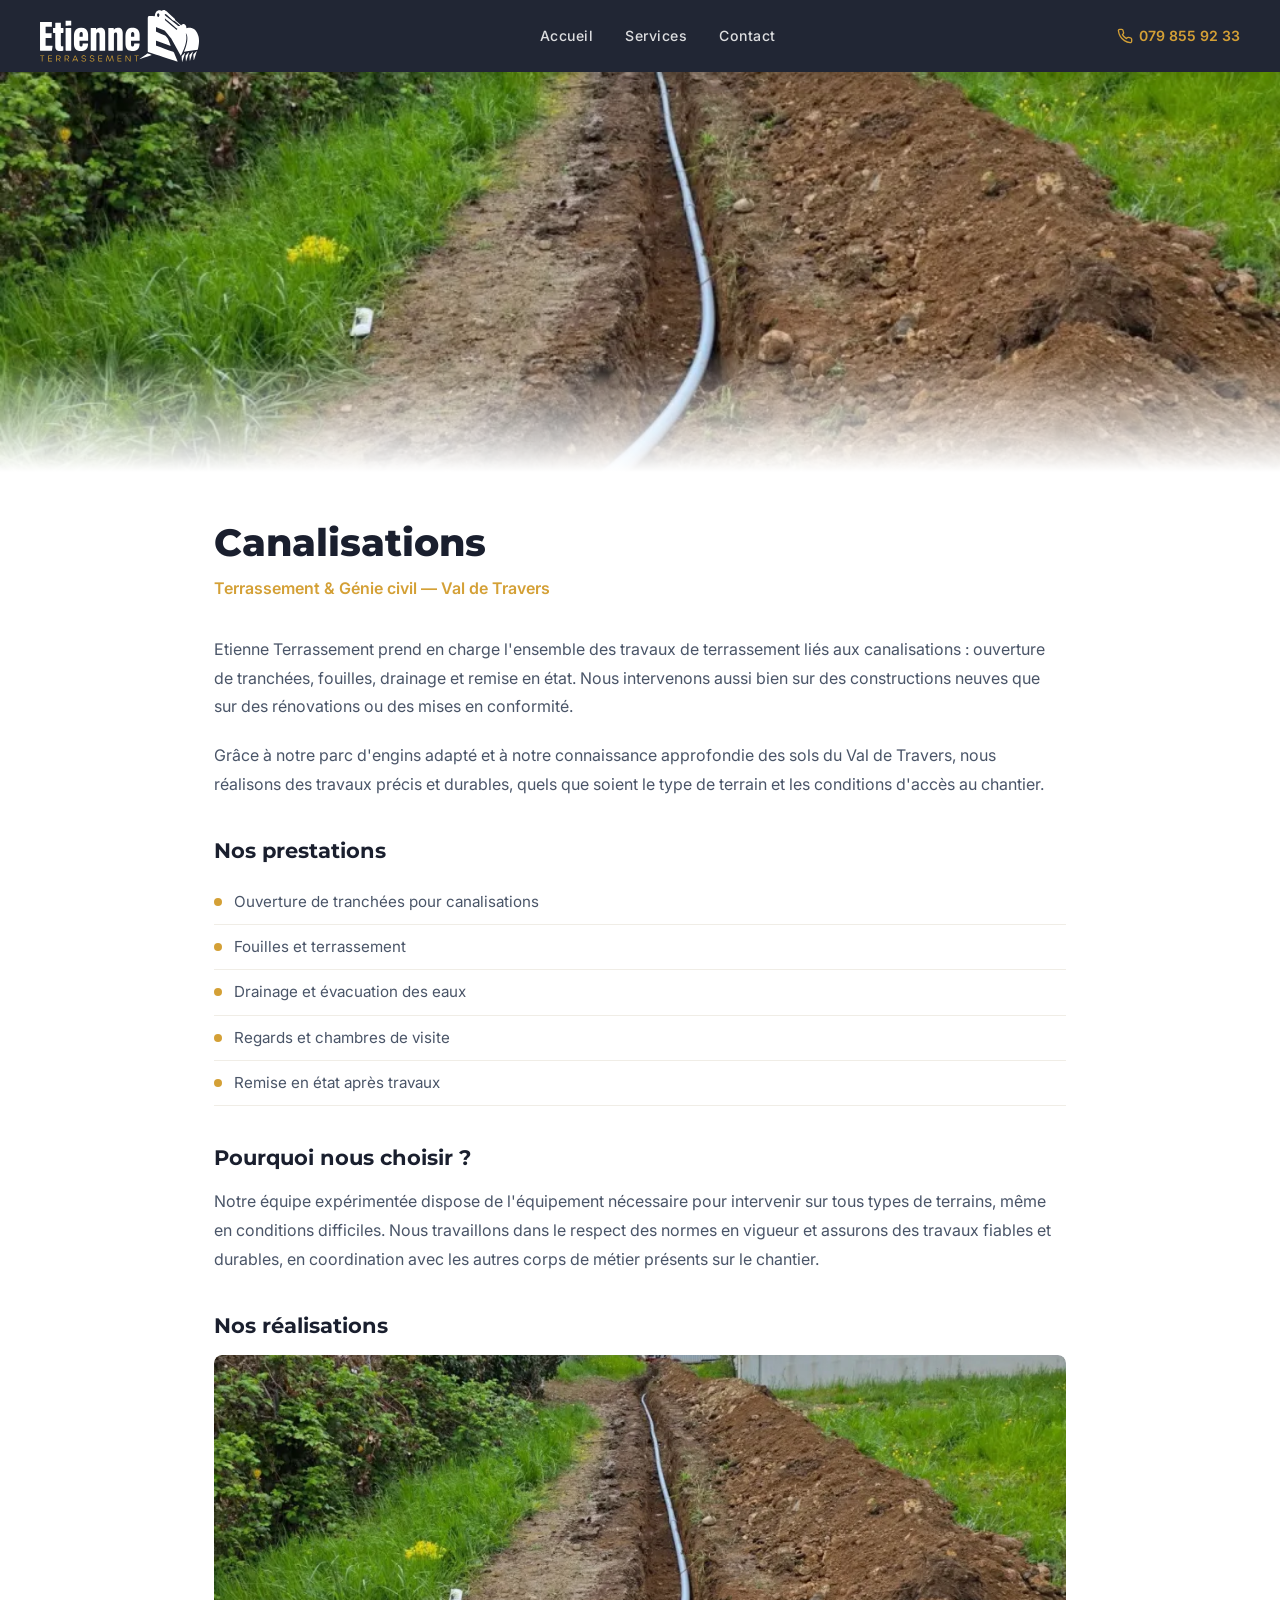
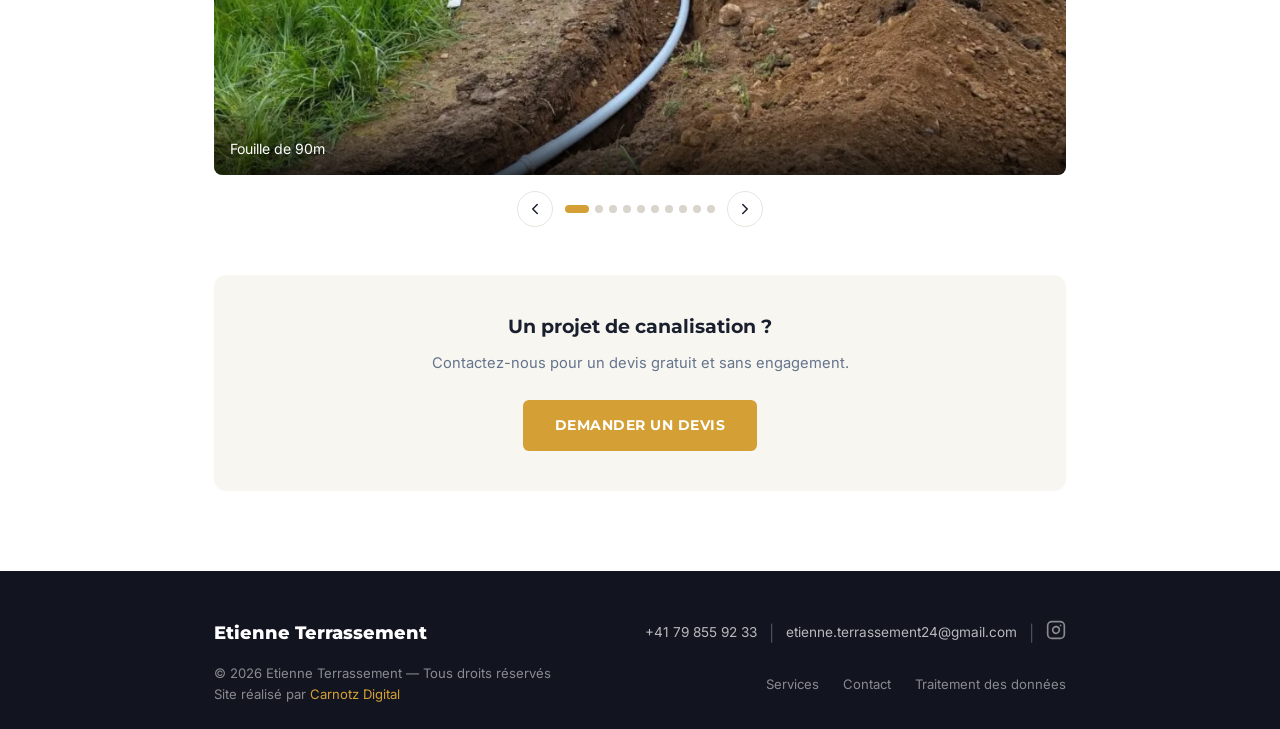
<file: canalisations.html>
<!DOCTYPE html>
<html lang="fr">
<head>
    <meta charset="UTF-8">
    <meta name="viewport" content="width=device-width, initial-scale=1.0">
    <meta name="robots" content="index, follow">
    <title>Canalisations — Etienne Terrassement | Val de Travers</title>
    <meta name="description" content="Travaux de terrassement pour canalisations à Môtiers, Val de Travers. Tranchées, fouilles, drainage et remise en état. Devis gratuit.">
    <link rel="canonical" href="https://etienne-terrassement.ch/canalisations">
    <meta property="og:type" content="website">
    <meta property="og:locale" content="fr_CH">
    <meta property="og:site_name" content="Etienne Terrassement">
    <meta property="og:title" content="Canalisations — Etienne Terrassement | Val de Travers">
    <meta property="og:description" content="Travaux de terrassement pour canalisations à Môtiers, Val de Travers. Tranchées, fouilles, drainage et remise en état. Devis gratuit.">
    <meta property="og:url" content="https://etienne-terrassement.ch/canalisations">
    <meta property="og:image" content="https://etienne-terrassement.ch/og-image.jpg">
    <meta name="twitter:card" content="summary_large_image">
    <link rel="icon" type="image/png" sizes="32x32" href="favicon-32x32.png">
    <link rel="icon" type="image/png" sizes="16x16" href="favicon-16x16.png">
    <link rel="apple-touch-icon" sizes="180x180" href="apple-touch-icon.png">
    <script type="application/ld+json">
    {
        "@context": "https://schema.org",
        "@graph": [
            {
                "@type": "Service",
                "name": "Canalisations",
                "serviceType": "Canalisations",
                "description": "Travaux de terrassement pour canalisations à Môtiers, Val de Travers. Tranchées, fouilles, drainage et remise en état. Devis gratuit.",
                "url": "https://etienne-terrassement.ch/canalisations",
                "areaServed": {
                    "@type": "Place",
                    "name": "Val de Travers, Neuchâtel"
                },
                "provider": {
                    "@type": "LocalBusiness",
                    "name": "Etienne Terrassement",
                    "telephone": "+41798559233",
                    "url": "https://etienne-terrassement.ch"
                }
            },
            {
                "@type": "BreadcrumbList",
                "itemListElement": [
                    {
                        "@type": "ListItem",
                        "position": 1,
                        "name": "Accueil",
                        "item": "https://etienne-terrassement.ch/"
                    },
                    {
                        "@type": "ListItem",
                        "position": 2,
                        "name": "Canalisations",
                        "item": "https://etienne-terrassement.ch/canalisations"
                    }
                ]
            }
        ]
    }
    </script>
    <link rel="preconnect" href="https://fonts.googleapis.com">
    <link rel="preconnect" href="https://fonts.gstatic.com" crossorigin>
    <link href="https://fonts.googleapis.com/css2?family=Inter:wght@400;500;600&family=Montserrat:wght@600;700;800&display=swap" rel="stylesheet">
    <link rel="stylesheet" href="subpage.css">
</head>
<body>
    <header class="header">
        <div class="header-inner">
            <a href="/" class="logo">
                <img src="logo.svg" alt="Etienne Terrassement" class="logo-img">
            </a>
            <nav class="nav">
                <a href="/">Accueil</a>
                <a href="/#services">Services</a>
                <a href="/#contact">Contact</a>
            </nav>
            <div class="header-right">
                <a href="#" class="header-phone" id="headerPhone">
                    <svg viewBox="0 0 24 24" fill="none" stroke="currentColor" stroke-width="2" stroke-linecap="round" stroke-linejoin="round">
                        <path d="M22 16.92v3a2 2 0 01-2.18 2 19.79 19.79 0 01-8.63-3.07 19.5 19.5 0 01-6-6 19.79 19.79 0 01-3.07-8.67A2 2 0 014.11 2h3a2 2 0 012 1.72c.127.96.361 1.903.7 2.81a2 2 0 01-.45 2.11L8.09 9.91a16 16 0 006 6l1.27-1.27a2 2 0 012.11-.45c.907.339 1.85.573 2.81.7A2 2 0 0122 16.92z"/>
                    </svg>
                    <span></span>
                </a>
                <button class="menu-toggle" id="menuToggle" aria-label="Menu">
                    <span></span><span></span><span></span>
                </button>
            </div>
        </div>
    </header>
    <nav class="mobile-nav" id="mobileNav">
        <a href="/">Accueil</a>
        <a href="/#services">Services</a>
        <a href="/#contact">Contact</a>
    </nav>

    <div class="service-hero">
        <img src="photos/canalisations-thumb.webp" alt="Canalisations — Etienne Terrassement" width="1000" height="1000">
    </div>

    <div class="container">
        <div class="service-content">
            <h1>Canalisations</h1>
            <p class="subtitle">Terrassement & Génie civil — Val de Travers</p>

            <p>Etienne Terrassement prend en charge l'ensemble des travaux de terrassement liés aux canalisations : ouverture de tranchées, fouilles, drainage et remise en état. Nous intervenons aussi bien sur des constructions neuves que sur des rénovations ou des mises en conformité.</p>

            <p>Grâce à notre parc d'engins adapté et à notre connaissance approfondie des sols du Val de Travers, nous réalisons des travaux précis et durables, quels que soient le type de terrain et les conditions d'accès au chantier.</p>

            <h2>Nos prestations</h2>
            <ul class="service-list">
                <li>Ouverture de tranchées pour canalisations</li>
                <li>Fouilles et terrassement</li>
                <li>Drainage et évacuation des eaux</li>
                <li>Regards et chambres de visite</li>
                <li>Remise en état après travaux</li>
            </ul>

            <h2>Pourquoi nous choisir ?</h2>
            <p>Notre équipe expérimentée dispose de l'équipement nécessaire pour intervenir sur tous types de terrains, même en conditions difficiles. Nous travaillons dans le respect des normes en vigueur et assurons des travaux fiables et durables, en coordination avec les autres corps de métier présents sur le chantier.</p>

            <h2>Nos réalisations</h2>
            <div class="gallery-wrapper">
                <div class="gallery-track" id="galleryTrack">
                    <div class="gallery-slide">
                        <img loading="lazy" src="photos/canalisation-0085.webp" alt="Fouille de 90m — Etienne Terrassement">
                        <span class="slide-caption">Fouille de 90m</span>
                        <span class="slide-label">canalisation-0085</span>
                    </div>
                    <div class="gallery-slide">
                        <img loading="lazy" src="photos/canalisation-0111.webp" alt="Fouille de 90m — Etienne Terrassement">
                        <span class="slide-caption">Fouille de 90m</span>
                        <span class="slide-label">canalisation-0111</span>
                    </div>
                    <div class="gallery-slide">
                        <img loading="lazy" src="photos/canalisation-0112.webp" alt="Fouille de 90m — Etienne Terrassement">
                        <span class="slide-caption">Fouille de 90m</span>
                        <span class="slide-label">canalisation-0112</span>
                    </div>
                    <div class="gallery-slide">
                        <img loading="lazy" src="photos/canalisation-0113.webp" alt="Fouille de 90m rebouchée — Etienne Terrassement">
                        <span class="slide-caption">Fouille de 90m rebouchée</span>
                        <span class="slide-label">canalisation-0113</span>
                    </div>
                    <div class="gallery-slide">
                        <img loading="lazy" src="photos/canalisation-0091.webp" alt="Réalisation d'une fouille pour pompe à chaleur — Etienne Terrassement">
                        <span class="slide-caption">Réalisation d'une fouille pour pompe à chaleur</span>
                        <span class="slide-label">canalisation-0091</span>
                    </div>
                    <div class="gallery-slide">
                        <img loading="lazy" src="photos/canalisation-0110.webp" alt="Pompe à chaleur — Etienne Terrassement">
                        <span class="slide-caption">Pompe à chaleur</span>
                        <span class="slide-label">canalisation-0110</span>
                    </div>
                    <div class="gallery-slide">
                        <img loading="lazy" src="photos/canalisation-0114.webp" alt="Fouille le long d'un chemin — Etienne Terrassement">
                        <span class="slide-caption">Fouille le long d'un chemin</span>
                        <span class="slide-label">canalisation-0114</span>
                    </div>
                    <div class="gallery-slide">
                        <img loading="lazy" src="photos/canalisation-0115.webp" alt="Fouille le long d'un chemin, rebouchée — Etienne Terrassement">
                        <span class="slide-caption">Fouille le long d'un chemin, rebouchée</span>
                        <span class="slide-label">canalisation-0115</span>
                    </div>
                    <div class="gallery-slide">
                        <img loading="lazy" src="photos/canalisation-0116.webp" alt="Passage sous clôture — Etienne Terrassement">
                        <span class="slide-caption">Passage sous clôture</span>
                        <span class="slide-label">canalisation-0116</span>
                    </div>
                    <div class="gallery-slide">
                        <img loading="lazy" src="photos/canalisation-0117.webp" alt="Tranchée pour connexion au regard — Etienne Terrassement">
                        <span class="slide-caption">Tranchée pour connexion au regard</span>
                        <span class="slide-label">canalisation-0117</span>
                    </div>
                </div>
            </div>
            <div class="gallery-nav">
                <button class="gallery-btn" id="galleryPrev" aria-label="Image précédente">
                    <svg viewBox="0 0 24 24"><polyline points="15 18 9 12 15 6"></polyline></svg>
                </button>
                <div class="gallery-dots" id="galleryDots">
                    <button class="gallery-dot active" data-index="0" aria-label="Image 1"></button>
                    <button class="gallery-dot" data-index="1" aria-label="Image 2"></button>
                    <button class="gallery-dot" data-index="2" aria-label="Image 3"></button>
                    <button class="gallery-dot" data-index="3" aria-label="Image 4"></button>
                    <button class="gallery-dot" data-index="4" aria-label="Image 5"></button>
                    <button class="gallery-dot" data-index="5" aria-label="Image 6"></button>
                    <button class="gallery-dot" data-index="6" aria-label="Image 7"></button>
                    <button class="gallery-dot" data-index="7" aria-label="Image 8"></button>
                    <button class="gallery-dot" data-index="8" aria-label="Image 9"></button>
                    <button class="gallery-dot" data-index="9" aria-label="Image 10"></button>
                </div>
                <button class="gallery-btn" id="galleryNext" aria-label="Image suivante">
                    <svg viewBox="0 0 24 24"><polyline points="9 6 15 12 9 18"></polyline></svg>
                </button>
            </div>

            <div class="service-cta">
                <h3>Un projet de canalisation ?</h3>
                <p>Contactez-nous pour un devis gratuit et sans engagement.</p>
                <a href="/#contact" class="btn btn-primary">Demander un devis</a>
            </div>
        </div>
    </div>

    <footer class="footer">
        <div class="container">
            <div class="footer-inner">
                <div class="footer-logo">Etienne Terrassement</div>
                <div class="footer-contact">
                    <a href="#" id="footerPhone" class="footer-contact-link"></a>
                    <span style="color:rgba(255,255,255,0.25);">|</span>
                    <a href="#" id="footerEmail" class="footer-contact-link"></a>
                    <span style="color:rgba(255,255,255,0.25);">|</span>
                    <a href="https://www.instagram.com/_etienne_terrassement_/" target="_blank" rel="noopener noreferrer" class="footer-instagram" aria-label="Instagram">
                        <svg viewBox="0 0 24 24" fill="none" stroke="currentColor" stroke-width="2" stroke-linecap="round" stroke-linejoin="round"><rect x="2" y="2" width="20" height="20" rx="5" ry="5"/><path d="M16 11.37A4 4 0 1112.63 8 4 4 0 0116 11.37z"/><line x1="17.5" y1="6.5" x2="17.51" y2="6.5"/></svg>
                    </a>
                </div>
                <p class="footer-text">&copy; 2026 Etienne Terrassement — Tous droits réservés<br>Site réalisé par <a href="https://carnotz.ch" target="_blank" rel="noopener noreferrer">Carnotz Digital</a></p>
                <div class="footer-links">
                    <a href="/#services">Services</a>
                    <a href="/#contact">Contact</a>
                    <a href="/politique-donnees">Traitement des données</a>
                </div>
            </div>
        </div>
    </footer>

    <script>
        (function() {
            var mt = document.getElementById('menuToggle');
            var mn = document.getElementById('mobileNav');
            mt.addEventListener('click', function() { mt.classList.toggle('active'); mn.classList.toggle('open'); });
            mn.querySelectorAll('a').forEach(function(a) { a.addEventListener('click', function() { mt.classList.remove('active'); mn.classList.remove('open'); }); });
            var hp = document.getElementById('headerPhone');
            var p1='079',p2=' ',p3='855',p4=' 92',p5=' 33';
            hp.querySelector('span').textContent = p1+p2+p3+p4+p5;
            hp.href = 'tel:+41' + '79' + '855' + '92' + '33';
            var fp=document.getElementById('footerPhone');
            if(fp){fp.href='tel:+41'+'79'+'855'+'92'+'33';fp.textContent='+41 79 855 92 33';}
            var fe=document.getElementById('footerEmail');
            var eu='etienne.terrassement24',ed='gmail.com';
            if(fe){fe.href='mai'+'lto:'+eu+'@'+ed;fe.textContent=eu+'@'+ed;}
        })();
        (function() {
            var track = document.getElementById('galleryTrack');
            var dots = document.querySelectorAll('#galleryDots .gallery-dot');
            var prevBtn = document.getElementById('galleryPrev');
            var nextBtn = document.getElementById('galleryNext');
            var total = dots.length;
            var current = 0;
            var autoTimer;

            function goTo(index) {
                if (index < 0) index = total - 1;
                if (index >= total) index = 0;
                current = index;
                track.style.transform = 'translateX(-' + (current * 100) + '%)';
                dots.forEach(function(dot, i) {
                    dot.classList.toggle('active', i === current);
                });
                resetAuto();
            }

            function resetAuto() {
                clearInterval(autoTimer);
                autoTimer = setInterval(function() {
                    goTo(current + 1);
                }, 5000);
            }

            prevBtn.addEventListener('click', function() { goTo(current - 1); });
            nextBtn.addEventListener('click', function() { goTo(current + 1); });
            dots.forEach(function(dot) {
                dot.addEventListener('click', function() {
                    goTo(parseInt(this.getAttribute('data-index')));
                });
            });

            resetAuto();
        })();
    </script>
</body>
</html>
</file>
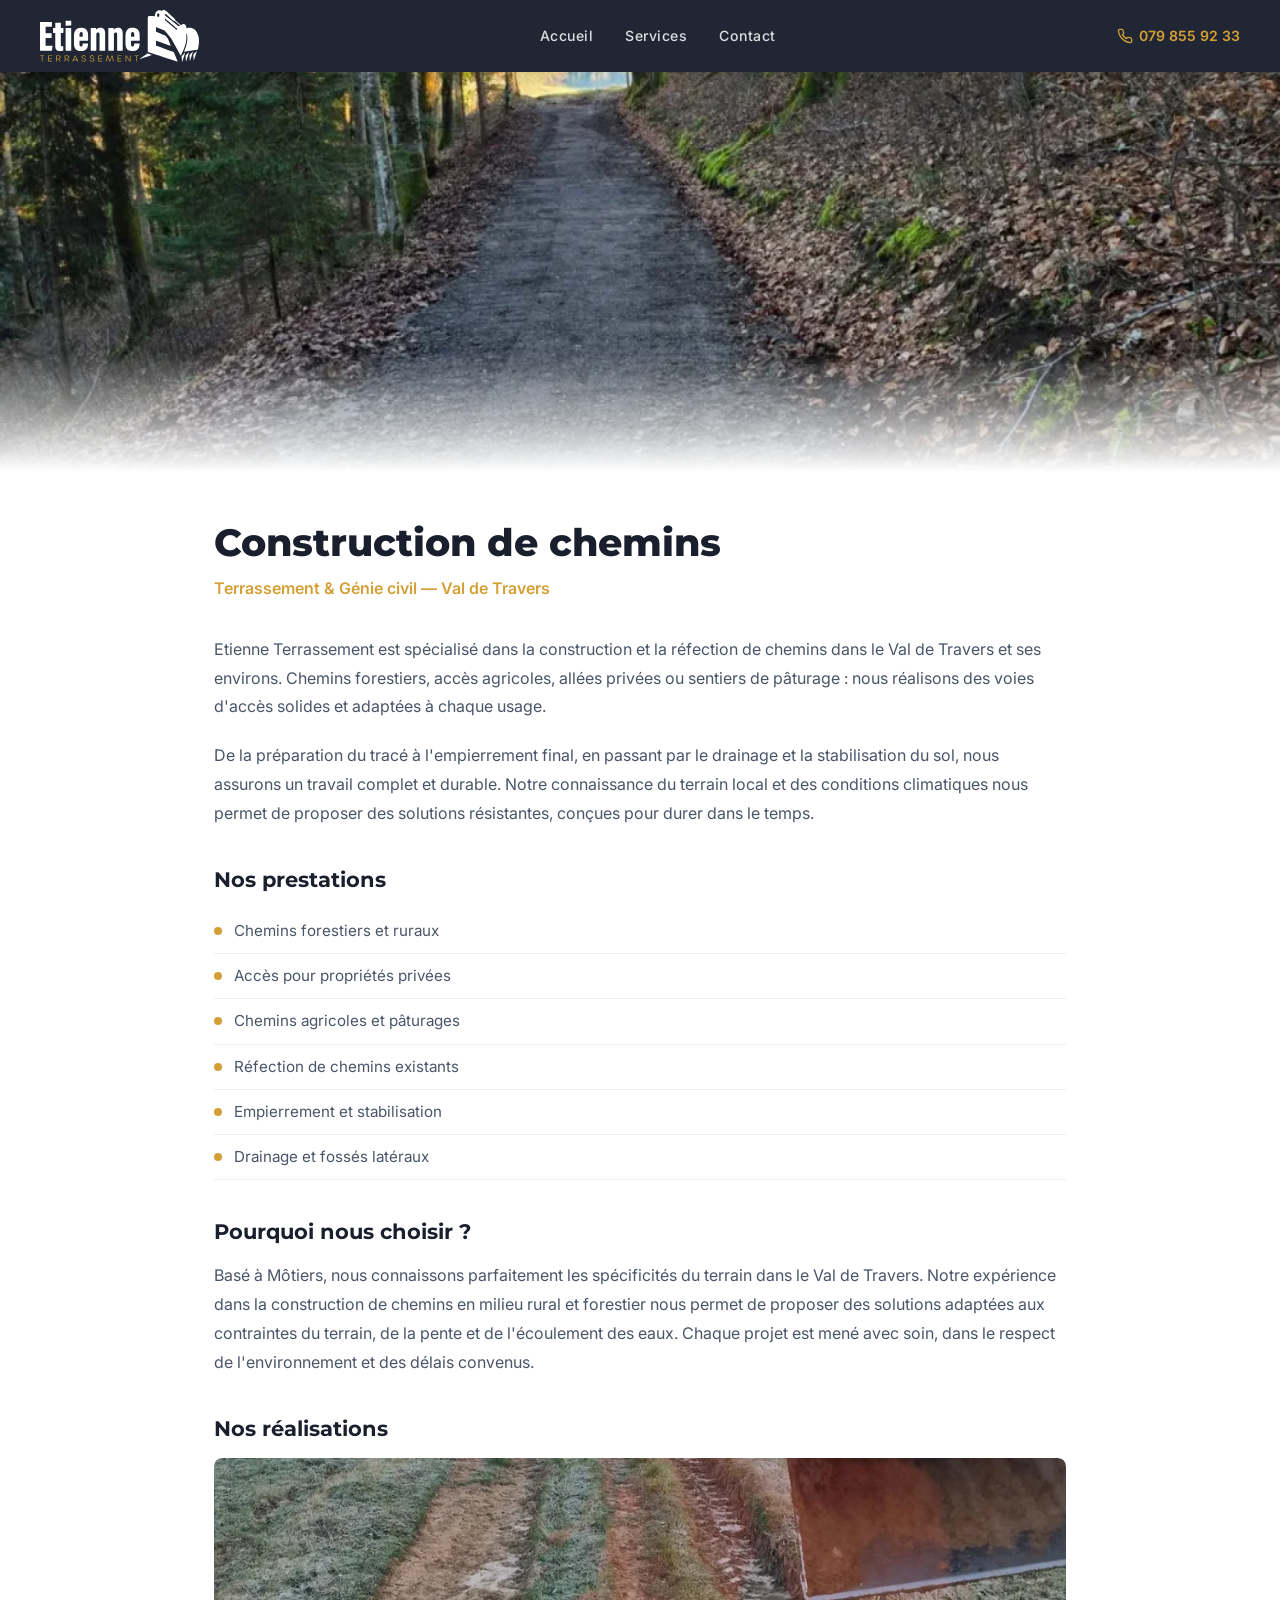
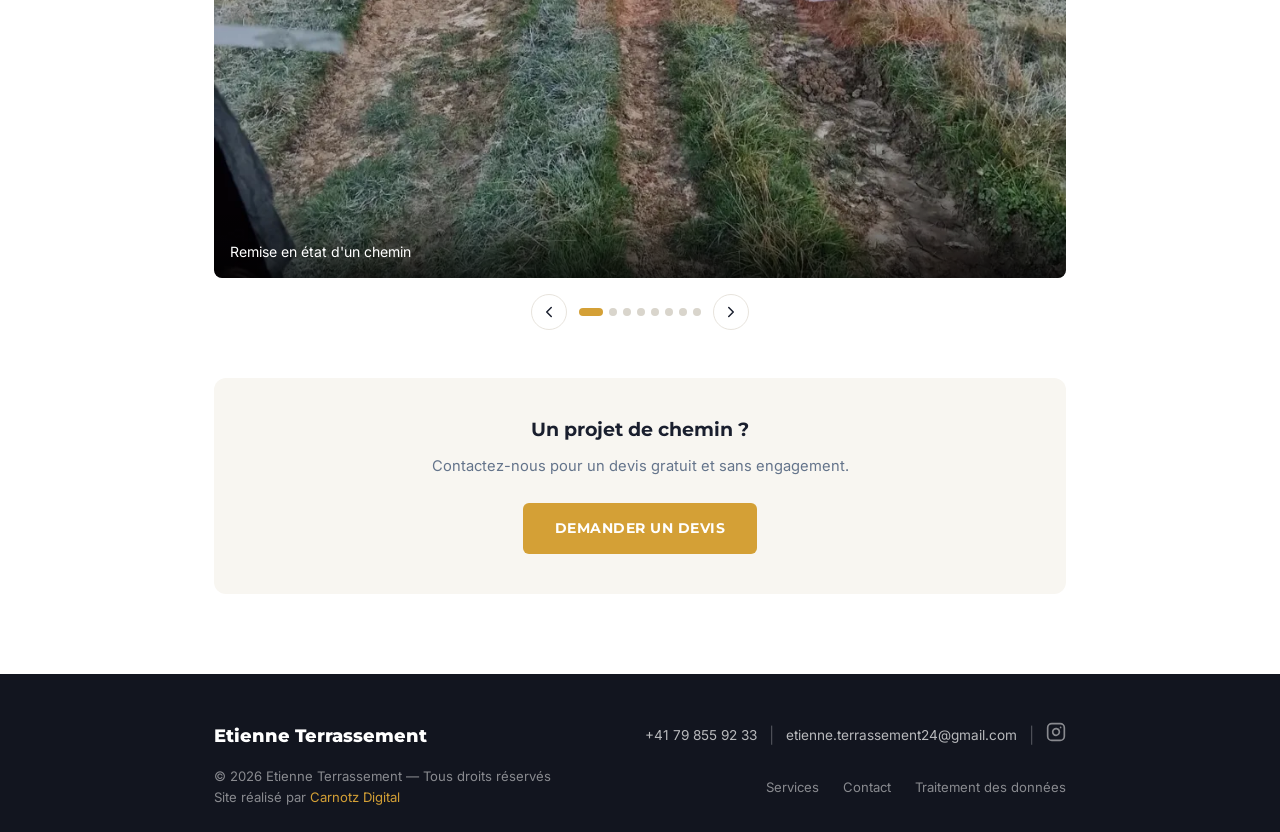
<file: chemins.html>
<!DOCTYPE html>
<html lang="fr">
<head>
    <meta charset="UTF-8">
    <meta name="viewport" content="width=device-width, initial-scale=1.0">
    <meta name="robots" content="index, follow">
    <title>Construction de chemins — Etienne Terrassement | Val de Travers</title>
    <meta name="description" content="Construction et réfection de chemins et accès à Môtiers, Val de Travers. Chemins forestiers, agricoles, privés. Devis gratuit.">
    <link rel="canonical" href="https://etienne-terrassement.ch/chemins">
    <meta property="og:type" content="website">
    <meta property="og:locale" content="fr_CH">
    <meta property="og:site_name" content="Etienne Terrassement">
    <meta property="og:title" content="Construction de chemins — Etienne Terrassement | Val de Travers">
    <meta property="og:description" content="Construction et réfection de chemins et accès à Môtiers, Val de Travers. Chemins forestiers, agricoles, privés. Devis gratuit.">
    <meta property="og:url" content="https://etienne-terrassement.ch/chemins">
    <meta property="og:image" content="https://etienne-terrassement.ch/og-image.jpg">
    <meta name="twitter:card" content="summary_large_image">
    <link rel="icon" type="image/png" sizes="32x32" href="favicon-32x32.png">
    <link rel="icon" type="image/png" sizes="16x16" href="favicon-16x16.png">
    <link rel="apple-touch-icon" sizes="180x180" href="apple-touch-icon.png">
    <script type="application/ld+json">
    {
        "@context": "https://schema.org",
        "@graph": [
            {
                "@type": "Service",
                "name": "Construction de chemins",
                "serviceType": "Construction de chemins",
                "description": "Construction et réfection de chemins et accès à Môtiers, Val de Travers. Chemins forestiers, agricoles, privés. Devis gratuit.",
                "url": "https://etienne-terrassement.ch/chemins",
                "areaServed": {
                    "@type": "Place",
                    "name": "Val de Travers, Neuchâtel"
                },
                "provider": {
                    "@type": "LocalBusiness",
                    "name": "Etienne Terrassement",
                    "telephone": "+41798559233",
                    "url": "https://etienne-terrassement.ch"
                }
            },
            {
                "@type": "BreadcrumbList",
                "itemListElement": [
                    {
                        "@type": "ListItem",
                        "position": 1,
                        "name": "Accueil",
                        "item": "https://etienne-terrassement.ch/"
                    },
                    {
                        "@type": "ListItem",
                        "position": 2,
                        "name": "Construction de chemins",
                        "item": "https://etienne-terrassement.ch/chemins"
                    }
                ]
            }
        ]
    }
    </script>
    <link rel="preconnect" href="https://fonts.googleapis.com">
    <link rel="preconnect" href="https://fonts.gstatic.com" crossorigin>
    <link href="https://fonts.googleapis.com/css2?family=Inter:wght@400;500;600&family=Montserrat:wght@600;700;800&display=swap" rel="stylesheet">
    <link rel="stylesheet" href="subpage.css">
</head>
<body>
    <header class="header">
        <div class="header-inner">
            <a href="/" class="logo">
                <img src="logo.svg" alt="Etienne Terrassement" class="logo-img">
            </a>
            <nav class="nav">
                <a href="/">Accueil</a>
                <a href="/#services">Services</a>
                <a href="/#contact">Contact</a>
            </nav>
            <div class="header-right">
                <a href="#" class="header-phone" id="headerPhone">
                    <svg viewBox="0 0 24 24" fill="none" stroke="currentColor" stroke-width="2" stroke-linecap="round" stroke-linejoin="round">
                        <path d="M22 16.92v3a2 2 0 01-2.18 2 19.79 19.79 0 01-8.63-3.07 19.5 19.5 0 01-6-6 19.79 19.79 0 01-3.07-8.67A2 2 0 014.11 2h3a2 2 0 012 1.72c.127.96.361 1.903.7 2.81a2 2 0 01-.45 2.11L8.09 9.91a16 16 0 006 6l1.27-1.27a2 2 0 012.11-.45c.907.339 1.85.573 2.81.7A2 2 0 0122 16.92z"/>
                    </svg>
                    <span></span>
                </a>
                <button class="menu-toggle" id="menuToggle" aria-label="Menu">
                    <span></span><span></span><span></span>
                </button>
            </div>
        </div>
    </header>
    <nav class="mobile-nav" id="mobileNav">
        <a href="/">Accueil</a>
        <a href="/#services">Services</a>
        <a href="/#contact">Contact</a>
    </nav>

    <div class="service-hero">
        <img src="photos/chemins-thumb.webp" alt="Construction de chemins — Etienne Terrassement" width="1000" height="1000">
    </div>

    <div class="container">
        <div class="service-content">
            <h1>Construction de chemins</h1>
            <p class="subtitle">Terrassement & Génie civil — Val de Travers</p>

            <p>Etienne Terrassement est spécialisé dans la construction et la réfection de chemins dans le Val de Travers et ses environs. Chemins forestiers, accès agricoles, allées privées ou sentiers de pâturage : nous réalisons des voies d'accès solides et adaptées à chaque usage.</p>

            <p>De la préparation du tracé à l'empierrement final, en passant par le drainage et la stabilisation du sol, nous assurons un travail complet et durable. Notre connaissance du terrain local et des conditions climatiques nous permet de proposer des solutions résistantes, conçues pour durer dans le temps.</p>

            <h2>Nos prestations</h2>
            <ul class="service-list">
                <li>Chemins forestiers et ruraux</li>
                <li>Accès pour propriétés privées</li>
                <li>Chemins agricoles et pâturages</li>
                <li>Réfection de chemins existants</li>
                <li>Empierrement et stabilisation</li>
                <li>Drainage et fossés latéraux</li>
            </ul>

            <h2>Pourquoi nous choisir ?</h2>
            <p>Basé à Môtiers, nous connaissons parfaitement les spécificités du terrain dans le Val de Travers. Notre expérience dans la construction de chemins en milieu rural et forestier nous permet de proposer des solutions adaptées aux contraintes du terrain, de la pente et de l'écoulement des eaux. Chaque projet est mené avec soin, dans le respect de l'environnement et des délais convenus.</p>

            <div class="gallery-section">
                <h2>Nos réalisations</h2>
                <div class="gallery-carousel" id="gallery">
                    <div class="gallery-track" id="galleryTrack">
                        <div class="gallery-slide"><img loading="lazy" src="photos/chemin-0111.webp" alt="Remise en état d'un chemin — Etienne Terrassement"><span class="slide-caption">Remise en état d'un chemin</span><span class="slide-label">chemin-0111</span></div>
                        <div class="gallery-slide"><img loading="lazy" src="photos/chemin-0112.webp" alt="Remise en état d'un chemin — Etienne Terrassement"><span class="slide-caption">Remise en état d'un chemin</span><span class="slide-label">chemin-0112</span></div>
                        <div class="gallery-slide"><img loading="lazy" src="photos/chemin-0022.webp" alt="Remise en état d'un chemin — Etienne Terrassement"><span class="slide-caption">Remise en état d'un chemin</span><span class="slide-label">chemin-0022</span></div>
                        <div class="gallery-slide"><img loading="lazy" src="photos/chemin-0113.webp" alt="Remise en état d'un chemin — Etienne Terrassement"><span class="slide-caption">Remise en état d'un chemin</span><span class="slide-label">chemin-0113</span></div>
                        <div class="gallery-slide"><img loading="lazy" src="photos/chemin-0110.webp" alt="Remise en état d'un chemin avec dalles en béton — Etienne Terrassement"><span class="slide-caption">Remise en état d'un chemin avec dalles en béton</span><span class="slide-label">chemin-0110</span></div>
                        <div class="gallery-slide"><img loading="lazy" src="photos/geniecivil-0065.webp" alt="Remise en état d'un chemin avec dalles en béton — Etienne Terrassement"><span class="slide-caption">Remise en état d'un chemin avec dalles en béton</span><span class="slide-label">geniecivil-0065</span></div>
                        <div class="gallery-slide"><img loading="lazy" src="photos/chemin-0050.webp" alt="Remise en état d'un chemin avec dalles en béton — Etienne Terrassement"><span class="slide-caption">Remise en état d'un chemin avec dalles en béton</span><span class="slide-label">chemin-0050</span></div>
                        <div class="gallery-slide"><img loading="lazy" src="photos/chemin-0054.webp" alt="Remise en état d'un chemin — Etienne Terrassement" style="object-position:bottom"><span class="slide-caption">Remise en état d'un chemin</span><span class="slide-label">chemin-0054</span></div>
                    </div>
                </div>
                <div class="gallery-nav">
                    <button class="gallery-btn" id="galleryPrev" aria-label="Photo précédente">
                        <svg viewBox="0 0 24 24"><polyline points="15 18 9 12 15 6"></polyline></svg>
                    </button>
                    <div class="gallery-dots" id="galleryDots"></div>
                    <button class="gallery-btn" id="galleryNext" aria-label="Photo suivante">
                        <svg viewBox="0 0 24 24"><polyline points="9 6 15 12 9 18"></polyline></svg>
                    </button>
                </div>
            </div>

            <div class="service-cta">
                <h3>Un projet de chemin ?</h3>
                <p>Contactez-nous pour un devis gratuit et sans engagement.</p>
                <a href="/#contact" class="btn btn-primary">Demander un devis</a>
            </div>
        </div>
    </div>

    <footer class="footer">
        <div class="container">
            <div class="footer-inner">
                <div class="footer-logo">Etienne Terrassement</div>
                <div class="footer-contact">
                    <a href="#" id="footerPhone" class="footer-contact-link"></a>
                    <span style="color:rgba(255,255,255,0.25);">|</span>
                    <a href="#" id="footerEmail" class="footer-contact-link"></a>
                    <span style="color:rgba(255,255,255,0.25);">|</span>
                    <a href="https://www.instagram.com/_etienne_terrassement_/" target="_blank" rel="noopener noreferrer" class="footer-instagram" aria-label="Instagram">
                        <svg viewBox="0 0 24 24" fill="none" stroke="currentColor" stroke-width="2" stroke-linecap="round" stroke-linejoin="round"><rect x="2" y="2" width="20" height="20" rx="5" ry="5"/><path d="M16 11.37A4 4 0 1112.63 8 4 4 0 0116 11.37z"/><line x1="17.5" y1="6.5" x2="17.51" y2="6.5"/></svg>
                    </a>
                </div>
                <p class="footer-text">&copy; 2026 Etienne Terrassement — Tous droits réservés<br>Site réalisé par <a href="https://carnotz.ch" target="_blank" rel="noopener noreferrer">Carnotz Digital</a></p>
                <div class="footer-links">
                    <a href="/#services">Services</a>
                    <a href="/#contact">Contact</a>
                    <a href="/politique-donnees">Traitement des données</a>
                </div>
            </div>
        </div>
    </footer>

    <script>
    (function() {
        var mt = document.getElementById('menuToggle');
        var mn = document.getElementById('mobileNav');
        mt.addEventListener('click', function() { mt.classList.toggle('active'); mn.classList.toggle('open'); });
        mn.querySelectorAll('a').forEach(function(a) { a.addEventListener('click', function() { mt.classList.remove('active'); mn.classList.remove('open'); }); });
        var hp = document.getElementById('headerPhone');
        var p1='079',p2=' ',p3='855',p4=' 92',p5=' 33';
        hp.querySelector('span').textContent = p1+p2+p3+p4+p5;
        hp.href = 'tel:+41' + '79' + '855' + '92' + '33';
        var fp=document.getElementById('footerPhone');
        if(fp){fp.href='tel:+41'+'79'+'855'+'92'+'33';fp.textContent='+41 79 855 92 33';}
        var fe=document.getElementById('footerEmail');
        var eu='etienne.terrassement24',ed='gmail.com';
        if(fe){fe.href='mai'+'lto:'+eu+'@'+ed;fe.textContent=eu+'@'+ed;}
    })();
    (function() {
        var track = document.getElementById('galleryTrack');
        var slides = track.querySelectorAll('.gallery-slide');
        var dotsContainer = document.getElementById('galleryDots');
        var prevBtn = document.getElementById('galleryPrev');
        var nextBtn = document.getElementById('galleryNext');
        var current = 0;
        var total = slides.length;
        var autoplayInterval;

        // Create dots
        for (var i = 0; i < total; i++) {
            var dot = document.createElement('button');
            dot.className = 'gallery-dot' + (i === 0 ? ' active' : '');
            dot.setAttribute('aria-label', 'Photo ' + (i + 1));
            dot.dataset.index = i;
            dot.addEventListener('click', function() {
                goTo(parseInt(this.dataset.index));
            });
            dotsContainer.appendChild(dot);
        }

        function goTo(index) {
            current = (index + total) % total;
            track.style.transform = 'translateX(-' + (current * 100) + '%)';
            var dots = dotsContainer.querySelectorAll('.gallery-dot');
            for (var j = 0; j < dots.length; j++) {
                dots[j].className = 'gallery-dot' + (j === current ? ' active' : '');
            }
            resetAutoplay();
        }

        prevBtn.addEventListener('click', function() { goTo(current - 1); });
        nextBtn.addEventListener('click', function() { goTo(current + 1); });

        function resetAutoplay() {
            clearInterval(autoplayInterval);
            autoplayInterval = setInterval(function() { goTo(current + 1); }, 5000);
        }
        resetAutoplay();
    })();
    </script>
</body>
</html>
</file>
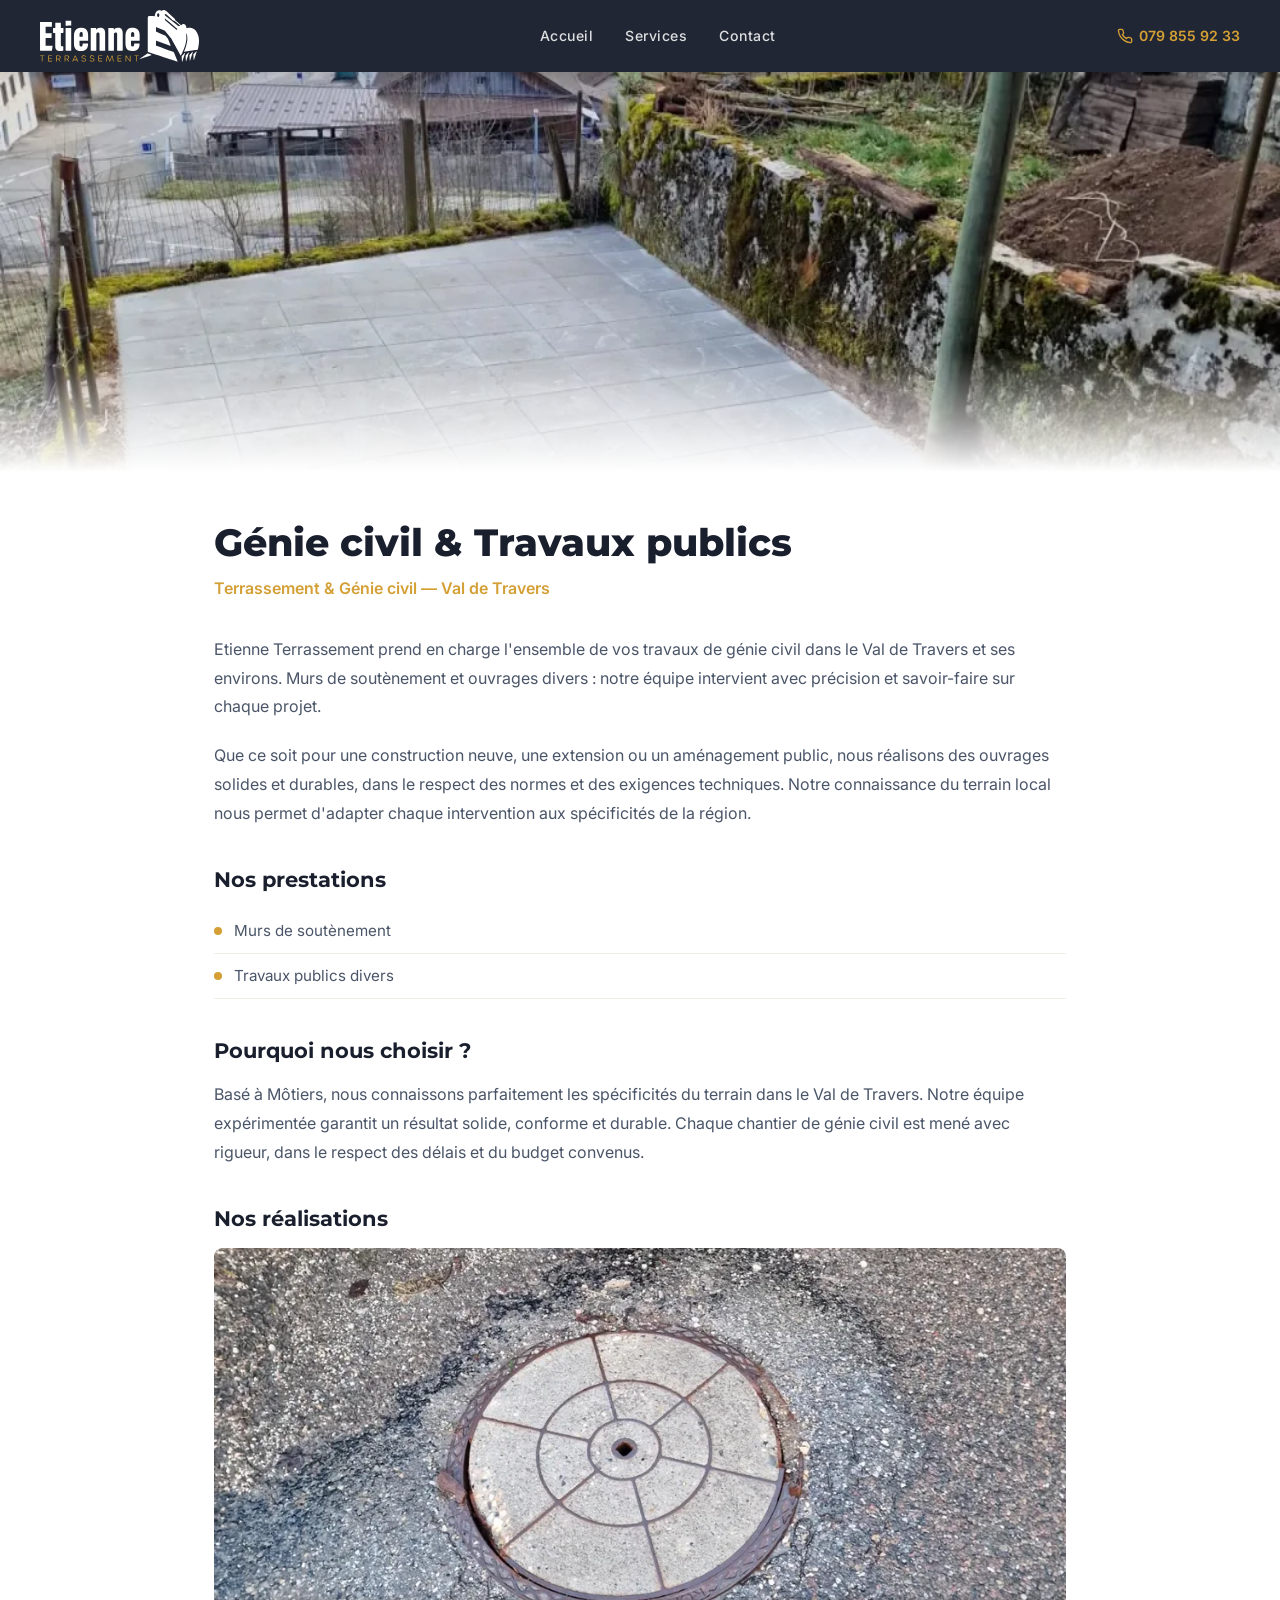
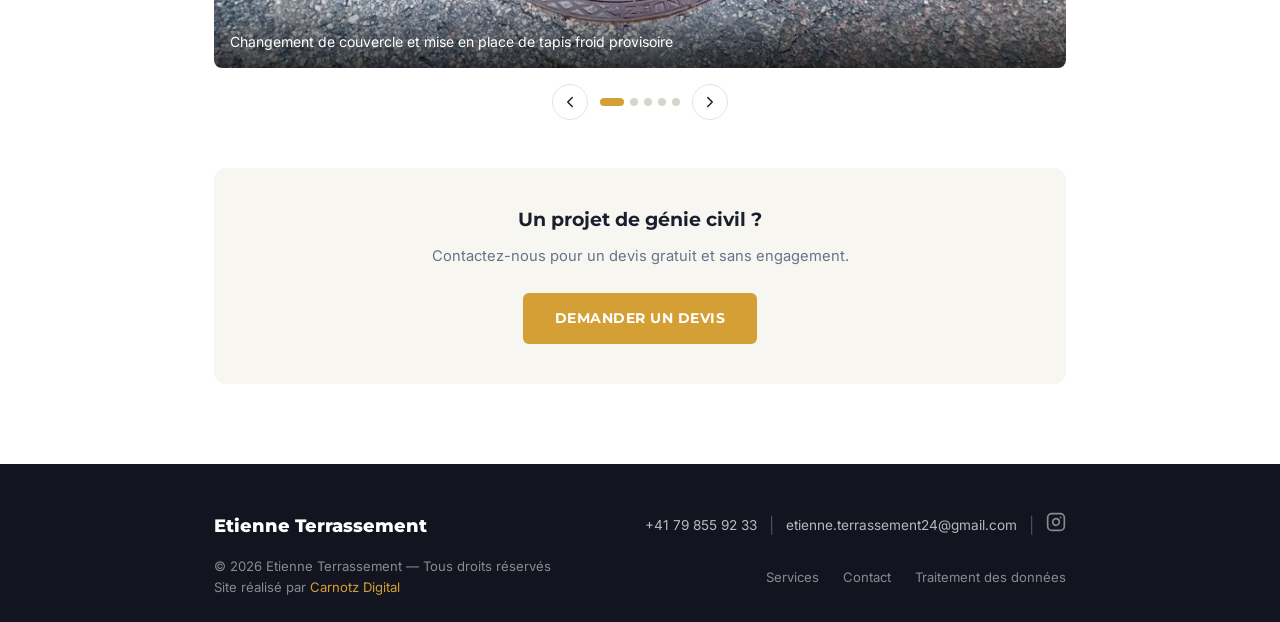
<file: genie-civil.html>
<!DOCTYPE html>
<html lang="fr">
<head>
    <meta charset="UTF-8">
    <meta name="viewport" content="width=device-width, initial-scale=1.0">
    <meta name="robots" content="index, follow">
    <title>Génie civil & Travaux publics — Etienne Terrassement | Val de Travers</title>
    <meta name="description" content="Travaux de génie civil et travaux publics à Môtiers, Val de Travers. Murs de soutènement, ouvrages divers. Devis gratuit.">
    <link rel="canonical" href="https://etienne-terrassement.ch/genie-civil">
    <meta property="og:type" content="website">
    <meta property="og:locale" content="fr_CH">
    <meta property="og:site_name" content="Etienne Terrassement">
    <meta property="og:title" content="Génie civil & Travaux publics — Etienne Terrassement | Val de Travers">
    <meta property="og:description" content="Travaux de génie civil et travaux publics à Môtiers, Val de Travers. Murs de soutènement, ouvrages divers. Devis gratuit.">
    <meta property="og:url" content="https://etienne-terrassement.ch/genie-civil">
    <meta property="og:image" content="https://etienne-terrassement.ch/og-image.jpg">
    <meta name="twitter:card" content="summary_large_image">
    <link rel="icon" type="image/png" sizes="32x32" href="favicon-32x32.png">
    <link rel="icon" type="image/png" sizes="16x16" href="favicon-16x16.png">
    <link rel="apple-touch-icon" sizes="180x180" href="apple-touch-icon.png">
    <script type="application/ld+json">
    {
        "@context": "https://schema.org",
        "@graph": [
            {
                "@type": "Service",
                "name": "Génie civil & Travaux publics",
                "serviceType": "Génie civil & Travaux publics",
                "description": "Travaux de génie civil et travaux publics à Môtiers, Val de Travers. Murs de soutènement, ouvrages divers. Devis gratuit.",
                "url": "https://etienne-terrassement.ch/genie-civil",
                "areaServed": {
                    "@type": "Place",
                    "name": "Val de Travers, Neuchâtel"
                },
                "provider": {
                    "@type": "LocalBusiness",
                    "name": "Etienne Terrassement",
                    "telephone": "+41798559233",
                    "url": "https://etienne-terrassement.ch"
                }
            },
            {
                "@type": "BreadcrumbList",
                "itemListElement": [
                    {
                        "@type": "ListItem",
                        "position": 1,
                        "name": "Accueil",
                        "item": "https://etienne-terrassement.ch/"
                    },
                    {
                        "@type": "ListItem",
                        "position": 2,
                        "name": "Génie civil & Travaux publics",
                        "item": "https://etienne-terrassement.ch/genie-civil"
                    }
                ]
            }
        ]
    }
    </script>
    <link rel="preconnect" href="https://fonts.googleapis.com">
    <link rel="preconnect" href="https://fonts.gstatic.com" crossorigin>
    <link href="https://fonts.googleapis.com/css2?family=Inter:wght@400;500;600&family=Montserrat:wght@600;700;800&display=swap" rel="stylesheet">
    <link rel="stylesheet" href="subpage.css">
</head>
<body>
    <header class="header">
        <div class="header-inner">
            <a href="/" class="logo">
                <img src="logo.svg" alt="Etienne Terrassement" class="logo-img">
            </a>
            <nav class="nav">
                <a href="/">Accueil</a>
                <a href="/#services">Services</a>
                <a href="/#contact">Contact</a>
            </nav>
            <div class="header-right">
                <a href="#" class="header-phone" id="headerPhone">
                    <svg viewBox="0 0 24 24" fill="none" stroke="currentColor" stroke-width="2" stroke-linecap="round" stroke-linejoin="round">
                        <path d="M22 16.92v3a2 2 0 01-2.18 2 19.79 19.79 0 01-8.63-3.07 19.5 19.5 0 01-6-6 19.79 19.79 0 01-3.07-8.67A2 2 0 014.11 2h3a2 2 0 012 1.72c.127.96.361 1.903.7 2.81a2 2 0 01-.45 2.11L8.09 9.91a16 16 0 006 6l1.27-1.27a2 2 0 012.11-.45c.907.339 1.85.573 2.81.7A2 2 0 0122 16.92z"/>
                    </svg>
                    <span></span>
                </a>
                <button class="menu-toggle" id="menuToggle" aria-label="Menu">
                    <span></span><span></span><span></span>
                </button>
            </div>
        </div>
    </header>
    <nav class="mobile-nav" id="mobileNav">
        <a href="/">Accueil</a>
        <a href="/#services">Services</a>
        <a href="/#contact">Contact</a>
    </nav>

    <div class="service-hero">
        <img src="photos/geniecivil-thumb.webp" alt="Génie civil & Travaux publics — Etienne Terrassement" width="1000" height="1000">
    </div>

    <div class="container">
        <div class="service-content">
            <h1>Génie civil & Travaux publics</h1>
            <p class="subtitle">Terrassement & Génie civil — Val de Travers</p>

            <p>Etienne Terrassement prend en charge l'ensemble de vos travaux de génie civil dans le Val de Travers et ses environs. Murs de soutènement et ouvrages divers : notre équipe intervient avec précision et savoir-faire sur chaque projet.</p>

            <p>Que ce soit pour une construction neuve, une extension ou un aménagement public, nous réalisons des ouvrages solides et durables, dans le respect des normes et des exigences techniques. Notre connaissance du terrain local nous permet d'adapter chaque intervention aux spécificités de la région.</p>

            <h2>Nos prestations</h2>
            <ul class="service-list">
                <li>Murs de soutènement</li>
                <li>Travaux publics divers</li>
            </ul>

            <h2>Pourquoi nous choisir ?</h2>
            <p>Basé à Môtiers, nous connaissons parfaitement les spécificités du terrain dans le Val de Travers. Notre équipe expérimentée garantit un résultat solide, conforme et durable. Chaque chantier de génie civil est mené avec rigueur, dans le respect des délais et du budget convenus.</p>

            <div class="gallery-section">
                <h2>Nos réalisations</h2>
                <div class="gallery-carousel" id="gallery">
                    <div class="gallery-track" id="galleryTrack">
                        <div class="gallery-slide"><img loading="lazy" src="photos/geniecivil-0101.webp" alt="Changement de couvercle et mise en place de tapis froid provisoire — Etienne Terrassement"><span class="slide-caption">Changement de couvercle et mise en place de tapis froid provisoire</span><span class="slide-label">geniecivil-0101</span></div>
                        <div class="gallery-slide"><img loading="lazy" src="photos/geniecivil-0102.webp" alt="Changement de couvercle et mise en place de tapis froid provisoire — Etienne Terrassement"><span class="slide-caption">Changement de couvercle et mise en place de tapis froid provisoire</span><span class="slide-label">geniecivil-0102</span></div>
                        <div class="gallery-slide"><img loading="lazy" src="photos/geniecivil-0103.webp" alt="Changement de couvercle et mise en place de tapis froid provisoire — Etienne Terrassement"><span class="slide-caption">Changement de couvercle et mise en place de tapis froid provisoire</span><span class="slide-label">geniecivil-0103</span></div>
                        <div class="gallery-slide"><img loading="lazy" src="photos/geniecivil-0104.webp" alt="Remplacement d'une armoire — Etienne Terrassement"><span class="slide-caption">Remplacement d'une armoire</span><span class="slide-label">geniecivil-0104</span></div>
                        <div class="gallery-slide"><img loading="lazy" src="photos/geniecivil-0105.webp" alt="Remplacement d'une armoire — Etienne Terrassement"><span class="slide-caption">Remplacement d'une armoire</span><span class="slide-label">geniecivil-0105</span></div>
                    </div>
                </div>
                <div class="gallery-nav">
                    <button class="gallery-btn" id="galleryPrev" aria-label="Photo précédente">
                        <svg viewBox="0 0 24 24"><polyline points="15 18 9 12 15 6"></polyline></svg>
                    </button>
                    <div class="gallery-dots" id="galleryDots"></div>
                    <button class="gallery-btn" id="galleryNext" aria-label="Photo suivante">
                        <svg viewBox="0 0 24 24"><polyline points="9 6 15 12 9 18"></polyline></svg>
                    </button>
                </div>
            </div>

            <div class="service-cta">
                <h3>Un projet de génie civil ?</h3>
                <p>Contactez-nous pour un devis gratuit et sans engagement.</p>
                <a href="/#contact" class="btn btn-primary">Demander un devis</a>
            </div>
        </div>
    </div>

    <footer class="footer">
        <div class="container">
            <div class="footer-inner">
                <div class="footer-logo">Etienne Terrassement</div>
                <div class="footer-contact">
                    <a href="#" id="footerPhone" class="footer-contact-link"></a>
                    <span style="color:rgba(255,255,255,0.25);">|</span>
                    <a href="#" id="footerEmail" class="footer-contact-link"></a>
                    <span style="color:rgba(255,255,255,0.25);">|</span>
                    <a href="https://www.instagram.com/_etienne_terrassement_/" target="_blank" rel="noopener noreferrer" class="footer-instagram" aria-label="Instagram">
                        <svg viewBox="0 0 24 24" fill="none" stroke="currentColor" stroke-width="2" stroke-linecap="round" stroke-linejoin="round"><rect x="2" y="2" width="20" height="20" rx="5" ry="5"/><path d="M16 11.37A4 4 0 1112.63 8 4 4 0 0116 11.37z"/><line x1="17.5" y1="6.5" x2="17.51" y2="6.5"/></svg>
                    </a>
                </div>
                <p class="footer-text">&copy; 2026 Etienne Terrassement — Tous droits réservés<br>Site réalisé par <a href="https://carnotz.ch" target="_blank" rel="noopener noreferrer">Carnotz Digital</a></p>
                <div class="footer-links">
                    <a href="/#services">Services</a>
                    <a href="/#contact">Contact</a>
                    <a href="/politique-donnees">Traitement des données</a>
                </div>
            </div>
        </div>
    </footer>

    <script>
    (function() {
        var mt = document.getElementById('menuToggle');
        var mn = document.getElementById('mobileNav');
        mt.addEventListener('click', function() { mt.classList.toggle('active'); mn.classList.toggle('open'); });
        mn.querySelectorAll('a').forEach(function(a) { a.addEventListener('click', function() { mt.classList.remove('active'); mn.classList.remove('open'); }); });
        var hp = document.getElementById('headerPhone');
        var p1='079',p2=' ',p3='855',p4=' 92',p5=' 33';
        hp.querySelector('span').textContent = p1+p2+p3+p4+p5;
        hp.href = 'tel:+41' + '79' + '855' + '92' + '33';
        var fp=document.getElementById('footerPhone');
        if(fp){fp.href='tel:+41'+'79'+'855'+'92'+'33';fp.textContent='+41 79 855 92 33';}
        var fe=document.getElementById('footerEmail');
        var eu='etienne.terrassement24',ed='gmail.com';
        if(fe){fe.href='mai'+'lto:'+eu+'@'+ed;fe.textContent=eu+'@'+ed;}
    })();
    (function() {
        var track = document.getElementById('galleryTrack');
        var slides = track.querySelectorAll('.gallery-slide');
        var dotsContainer = document.getElementById('galleryDots');
        var prevBtn = document.getElementById('galleryPrev');
        var nextBtn = document.getElementById('galleryNext');
        var current = 0;
        var total = slides.length;
        var autoplayInterval;

        // Create dots
        for (var i = 0; i < total; i++) {
            var dot = document.createElement('button');
            dot.className = 'gallery-dot' + (i === 0 ? ' active' : '');
            dot.setAttribute('aria-label', 'Photo ' + (i + 1));
            dot.dataset.index = i;
            dot.addEventListener('click', function() {
                goTo(parseInt(this.dataset.index));
            });
            dotsContainer.appendChild(dot);
        }

        function goTo(index) {
            current = (index + total) % total;
            track.style.transform = 'translateX(-' + (current * 100) + '%)';
            var dots = dotsContainer.querySelectorAll('.gallery-dot');
            for (var j = 0; j < dots.length; j++) {
                dots[j].className = 'gallery-dot' + (j === current ? ' active' : '');
            }
            resetAutoplay();
        }

        prevBtn.addEventListener('click', function() { goTo(current - 1); });
        nextBtn.addEventListener('click', function() { goTo(current + 1); });

        function resetAutoplay() {
            clearInterval(autoplayInterval);
            autoplayInterval = setInterval(function() { goTo(current + 1); }, 5000);
        }
        resetAutoplay();
    })();
    </script>
</body>
</html>
</file>
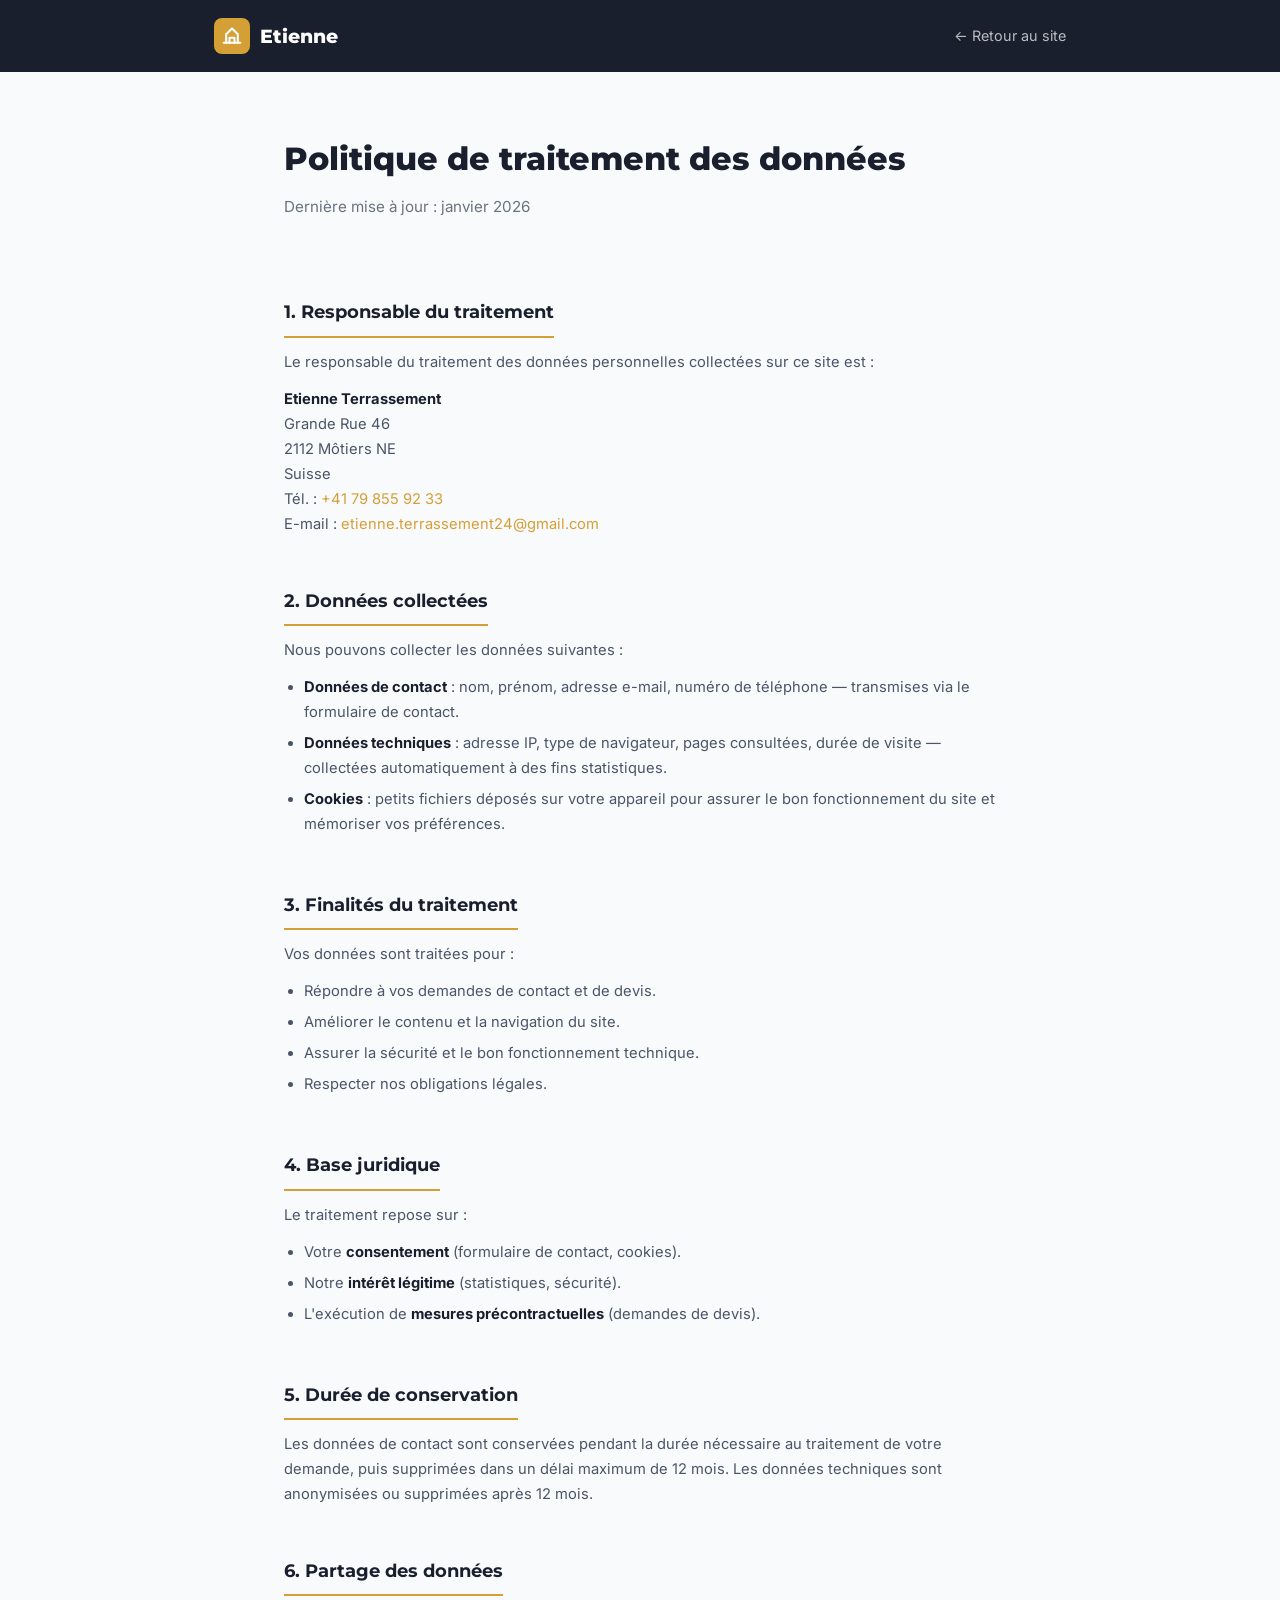
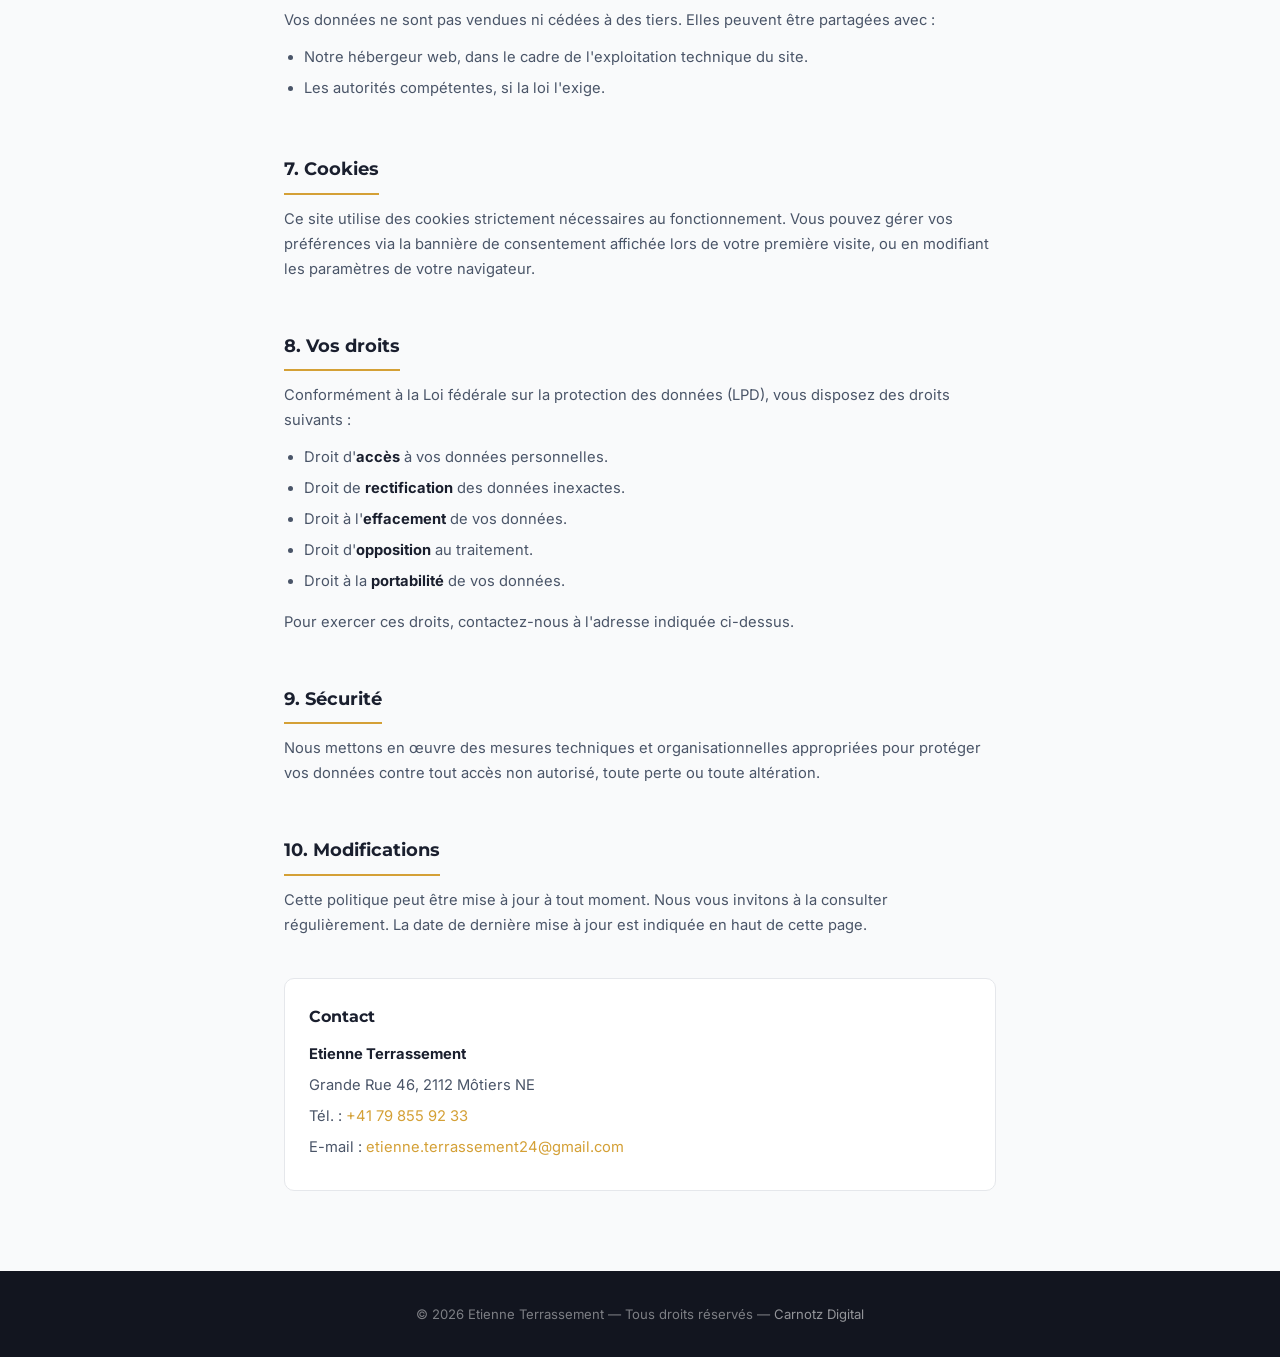
<file: politique-donnees.html>
<!DOCTYPE html>
<html lang="fr">
<head>
    <meta charset="UTF-8">
    <meta name="viewport" content="width=device-width, initial-scale=1.0">
    <meta name="robots" content="noindex, follow">
    <title>Politique de traitement des données — Etienne Terrassement</title>
    <meta name="description" content="Politique de traitement des données personnelles d'Etienne Terrassement, Môtiers.">
    <link rel="canonical" href="https://etienne-terrassement.ch/politique-donnees">
    <meta property="og:type" content="website">
    <meta property="og:locale" content="fr_CH">
    <meta property="og:site_name" content="Etienne Terrassement">
    <meta property="og:title" content="Politique de traitement des données — Etienne Terrassement">
    <meta property="og:description" content="Politique de traitement des données personnelles d'Etienne Terrassement, Môtiers.">
    <meta property="og:url" content="https://etienne-terrassement.ch/politique-donnees">
    <meta property="og:image" content="https://etienne-terrassement.ch/og-image.jpg">
    <meta name="twitter:card" content="summary_large_image">
    <link rel="icon" type="image/png" sizes="32x32" href="favicon-32x32.png">
    <link rel="icon" type="image/png" sizes="16x16" href="favicon-16x16.png">
    <link rel="apple-touch-icon" sizes="180x180" href="apple-touch-icon.png">
    <link rel="preconnect" href="https://fonts.googleapis.com">
    <link rel="preconnect" href="https://fonts.gstatic.com" crossorigin>
    <link href="https://fonts.googleapis.com/css2?family=Inter:wght@400;500;600&family=Montserrat:wght@600;700;800&display=swap" rel="stylesheet">
    <style>
        *, *::before, *::after { margin: 0; padding: 0; box-sizing: border-box; }
        body { font-family: 'Inter', sans-serif; background: #f9fafb; color: #374151; line-height: 1.7; }
        a { color: #d4a036; text-decoration: none; transition: color 0.3s; }
        a:hover { color: #b8891e; }

        .header { background: #1a1f2e; padding: 18px 0; position: sticky; top: 0; z-index: 100; }
        .header-inner { max-width: 900px; margin: 0 auto; padding: 0 24px; display: flex; align-items: center; justify-content: space-between; }
        .logo { display: flex; align-items: center; gap: 10px; font-family: 'Montserrat', sans-serif; font-weight: 800; font-size: 1.2rem; color: #ffffff; text-decoration: none; }
        .logo-icon { width: 36px; height: 36px; background: #d4a036; border-radius: 8px; display: flex; align-items: center; justify-content: center; }
        .logo-icon svg { width: 20px; height: 20px; }
        .back-link { font-size: 0.9rem; color: rgba(255,255,255,0.7); transition: color 0.3s; }
        .back-link:hover { color: #d4a036; }

        .content { max-width: 760px; margin: 0 auto; padding: 60px 24px 80px; }
        .content h1 { font-family: 'Montserrat', sans-serif; font-size: 2rem; font-weight: 800; color: #1a1f2e; margin-bottom: 8px; }
        .content .subtitle { color: #6b7280; margin-bottom: 40px; font-size: 0.95rem; }
        .content h2 { font-family: 'Montserrat', sans-serif; font-size: 1.15rem; font-weight: 700; color: #1a1f2e; margin-top: 36px; margin-bottom: 12px; padding-bottom: 8px; border-bottom: 2px solid #d4a036; display: inline-block; }
        .content p, .content li { font-size: 0.92rem; color: #4a5568; margin-bottom: 12px; }
        .content ul { padding-left: 20px; margin-bottom: 16px; }
        .content li { margin-bottom: 6px; }
        .content strong { color: #1a1f2e; }

        .info-card { background: #ffffff; border: 1px solid #e5e7eb; border-radius: 10px; padding: 24px; margin-top: 40px; }
        .info-card h3 { font-family: 'Montserrat', sans-serif; font-size: 1rem; font-weight: 700; color: #1a1f2e; margin-bottom: 12px; }
        .info-card p { margin-bottom: 6px; }

        .footer { background: #12151f; padding: 32px 0; margin-top: 0; }
        .footer-inner { max-width: 900px; margin: 0 auto; padding: 0 24px; text-align: center; }
        .footer p { color: rgba(255,255,255,0.45); font-size: 0.82rem; }
        .footer a { color: rgba(255,255,255,0.55); }
        .footer a:hover { color: #d4a036; }

        @media (max-width: 600px) {
            .content h1 { font-size: 1.5rem; }
            .content { padding: 40px 18px 60px; }
        }
    </style>
</head>
<body>
    <header class="header">
        <div class="header-inner">
            <a href="/" class="logo">
                <div class="logo-icon">
                    <svg viewBox="0 0 24 24" fill="none" stroke="#fff" stroke-width="2.5" stroke-linecap="round" stroke-linejoin="round">
                        <path d="M2 20h20"/><path d="M5 20V10l7-7 7 7v10"/><path d="M9 20v-6h6v6"/>
                    </svg>
                </div>
                Etienne
            </a>
            <a href="/" class="back-link">&larr; Retour au site</a>
        </div>
    </header>

    <main class="content">
        <h1>Politique de traitement des données</h1>
        <p class="subtitle">Dernière mise à jour : janvier 2026</p>

        <h2>1. Responsable du traitement</h2>
        <p>Le responsable du traitement des données personnelles collectées sur ce site est :</p>
        <p>
            <strong>Etienne Terrassement</strong><br>
            Grande Rue 46<br>
            2112 Môtiers NE<br>
            Suisse<br>
            Tél. : <a href="#" id="privacyPhone"></a><br>
            E-mail : <a href="#" id="privacyEmail" data-u="etienne.terrassement24" data-d="gmail.com"></a>
        </p>

        <h2>2. Données collectées</h2>
        <p>Nous pouvons collecter les données suivantes :</p>
        <ul>
            <li><strong>Données de contact</strong> : nom, prénom, adresse e-mail, numéro de téléphone — transmises via le formulaire de contact.</li>
            <li><strong>Données techniques</strong> : adresse IP, type de navigateur, pages consultées, durée de visite — collectées automatiquement à des fins statistiques.</li>
            <li><strong>Cookies</strong> : petits fichiers déposés sur votre appareil pour assurer le bon fonctionnement du site et mémoriser vos préférences.</li>
        </ul>

        <h2>3. Finalités du traitement</h2>
        <p>Vos données sont traitées pour :</p>
        <ul>
            <li>Répondre à vos demandes de contact et de devis.</li>
            <li>Améliorer le contenu et la navigation du site.</li>
            <li>Assurer la sécurité et le bon fonctionnement technique.</li>
            <li>Respecter nos obligations légales.</li>
        </ul>

        <h2>4. Base juridique</h2>
        <p>Le traitement repose sur :</p>
        <ul>
            <li>Votre <strong>consentement</strong> (formulaire de contact, cookies).</li>
            <li>Notre <strong>intérêt légitime</strong> (statistiques, sécurité).</li>
            <li>L'exécution de <strong>mesures précontractuelles</strong> (demandes de devis).</li>
        </ul>

        <h2>5. Durée de conservation</h2>
        <p>Les données de contact sont conservées pendant la durée nécessaire au traitement de votre demande, puis supprimées dans un délai maximum de 12 mois. Les données techniques sont anonymisées ou supprimées après 12 mois.</p>

        <h2>6. Partage des données</h2>
        <p>Vos données ne sont pas vendues ni cédées à des tiers. Elles peuvent être partagées avec :</p>
        <ul>
            <li>Notre hébergeur web, dans le cadre de l'exploitation technique du site.</li>
            <li>Les autorités compétentes, si la loi l'exige.</li>
        </ul>

        <h2>7. Cookies</h2>
        <p>Ce site utilise des cookies strictement nécessaires au fonctionnement. Vous pouvez gérer vos préférences via la bannière de consentement affichée lors de votre première visite, ou en modifiant les paramètres de votre navigateur.</p>

        <h2>8. Vos droits</h2>
        <p>Conformément à la Loi fédérale sur la protection des données (LPD), vous disposez des droits suivants :</p>
        <ul>
            <li>Droit d'<strong>accès</strong> à vos données personnelles.</li>
            <li>Droit de <strong>rectification</strong> des données inexactes.</li>
            <li>Droit à l'<strong>effacement</strong> de vos données.</li>
            <li>Droit d'<strong>opposition</strong> au traitement.</li>
            <li>Droit à la <strong>portabilité</strong> de vos données.</li>
        </ul>
        <p>Pour exercer ces droits, contactez-nous à l'adresse indiquée ci-dessus.</p>

        <h2>9. Sécurité</h2>
        <p>Nous mettons en œuvre des mesures techniques et organisationnelles appropriées pour protéger vos données contre tout accès non autorisé, toute perte ou toute altération.</p>

        <h2>10. Modifications</h2>
        <p>Cette politique peut être mise à jour à tout moment. Nous vous invitons à la consulter régulièrement. La date de dernière mise à jour est indiquée en haut de cette page.</p>

        <div class="info-card">
            <h3>Contact</h3>
            <p><strong>Etienne Terrassement</strong></p>
            <p>Grande Rue 46, 2112 Môtiers NE</p>
            <p>Tél. : <a href="#" id="cardPhone"></a></p>
            <p>E-mail : <a href="#" id="cardEmail" data-u="etienne.terrassement24" data-d="gmail.com"></a></p>
        </div>
    </main>

    <footer class="footer">
        <div class="footer-inner">
            <p>&copy; 2026 Etienne Terrassement — Tous droits réservés — <a href="https://carnotz.ch" target="_blank" rel="noopener noreferrer">Carnotz Digital</a></p>
        </div>
    </footer>
    <script>
    (function() {
        var p1='+41',p2='79',p3='855',p4='92',p5='33';
        var tel=p1+p2+p3+p4+p5, telD=p1+' '+p2+' '+p3+' '+p4+' '+p5;
        ['privacyPhone','cardPhone'].forEach(function(id) {
            var el=document.getElementById(id);
            if(el){el.href='tel:'+tel;el.textContent=telD;}
        });
        ['privacyEmail','cardEmail'].forEach(function(id) {
            var el=document.getElementById(id);
            if(el){var a=el.getAttribute('data-u')+'@'+el.getAttribute('data-d');el.href='mai'+'lto:'+a;el.textContent=a;}
        });
    })();
    </script>
</body>
</html>
</file>
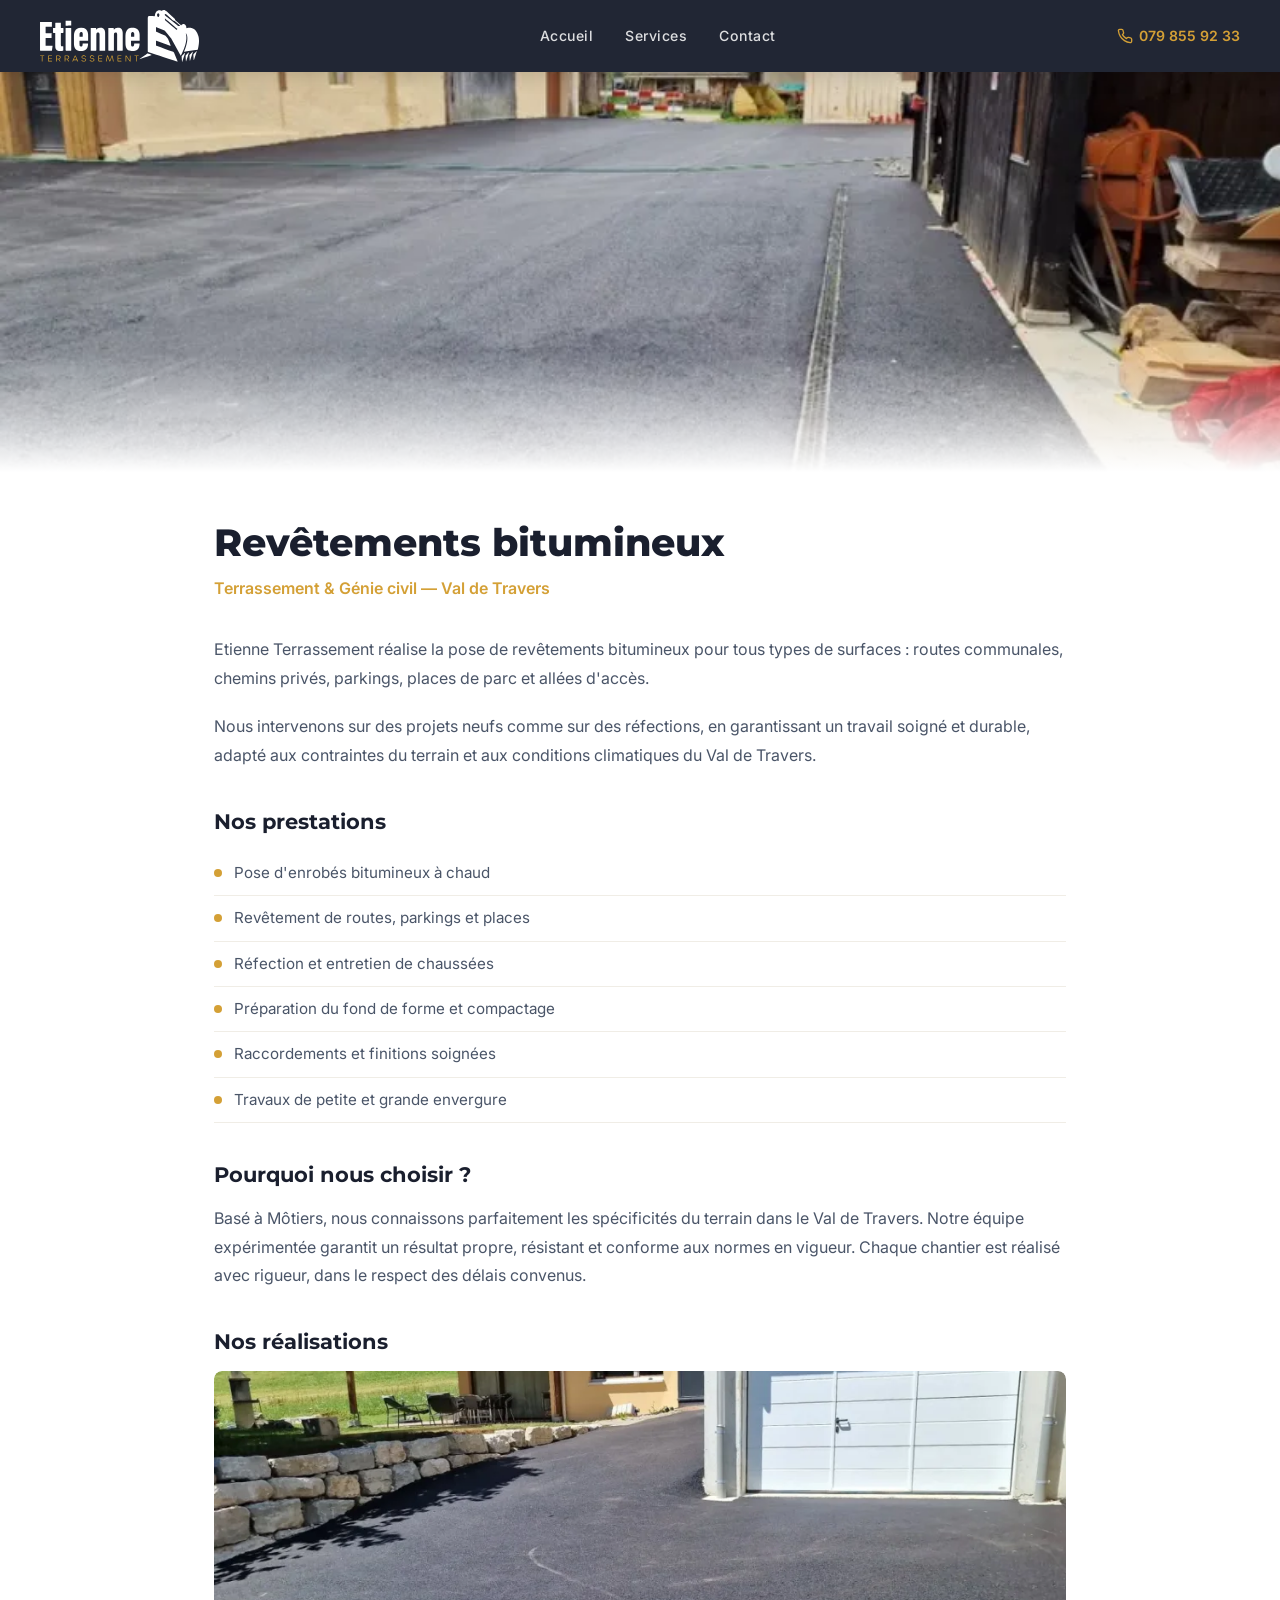
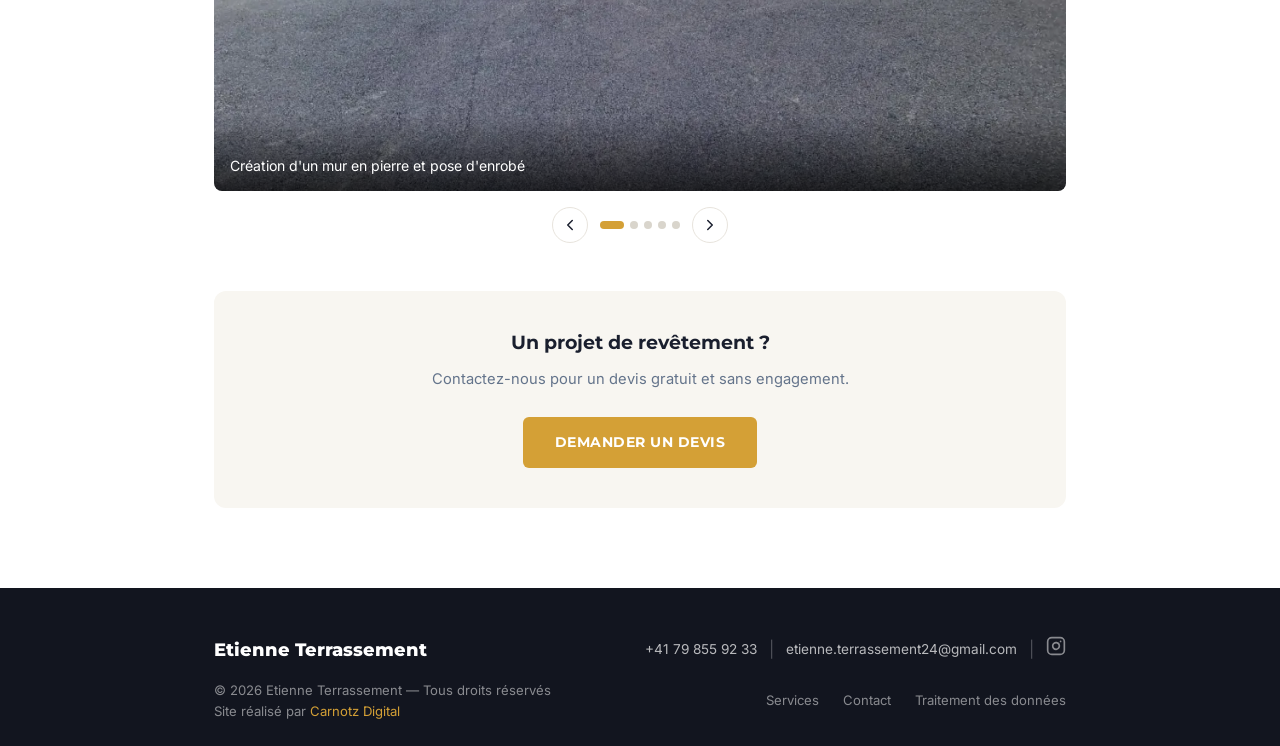
<file: revetements-bitumineux.html>
<!DOCTYPE html>
<html lang="fr">
<head>
    <meta charset="UTF-8">
    <meta name="viewport" content="width=device-width, initial-scale=1.0">
    <meta name="robots" content="index, follow">
    <title>Revêtements bitumineux — Etienne Terrassement | Val de Travers</title>
    <meta name="description" content="Pose de revêtements bitumineux pour routes, parkings et surfaces de circulation à Môtiers, Val de Travers. Devis gratuit.">
    <link rel="canonical" href="https://etienne-terrassement.ch/revetements-bitumineux">
    <meta property="og:type" content="website">
    <meta property="og:locale" content="fr_CH">
    <meta property="og:site_name" content="Etienne Terrassement">
    <meta property="og:title" content="Revêtements bitumineux — Etienne Terrassement | Val de Travers">
    <meta property="og:description" content="Pose de revêtements bitumineux pour routes, parkings et surfaces de circulation à Môtiers, Val de Travers. Devis gratuit.">
    <meta property="og:url" content="https://etienne-terrassement.ch/revetements-bitumineux">
    <meta property="og:image" content="https://etienne-terrassement.ch/og-image.jpg">
    <meta name="twitter:card" content="summary_large_image">
    <link rel="icon" type="image/png" sizes="32x32" href="favicon-32x32.png">
    <link rel="icon" type="image/png" sizes="16x16" href="favicon-16x16.png">
    <link rel="apple-touch-icon" sizes="180x180" href="apple-touch-icon.png">
    <script type="application/ld+json">
    {
        "@context": "https://schema.org",
        "@graph": [
            {
                "@type": "Service",
                "name": "Revêtements bitumineux",
                "serviceType": "Revêtements bitumineux",
                "description": "Pose de revêtements bitumineux pour routes, parkings et surfaces de circulation à Môtiers, Val de Travers. Devis gratuit.",
                "url": "https://etienne-terrassement.ch/revetements-bitumineux",
                "areaServed": {
                    "@type": "Place",
                    "name": "Val de Travers, Neuchâtel"
                },
                "provider": {
                    "@type": "LocalBusiness",
                    "name": "Etienne Terrassement",
                    "telephone": "+41798559233",
                    "url": "https://etienne-terrassement.ch"
                }
            },
            {
                "@type": "BreadcrumbList",
                "itemListElement": [
                    {
                        "@type": "ListItem",
                        "position": 1,
                        "name": "Accueil",
                        "item": "https://etienne-terrassement.ch/"
                    },
                    {
                        "@type": "ListItem",
                        "position": 2,
                        "name": "Revêtements bitumineux",
                        "item": "https://etienne-terrassement.ch/revetements-bitumineux"
                    }
                ]
            }
        ]
    }
    </script>
    <link rel="preconnect" href="https://fonts.googleapis.com">
    <link rel="preconnect" href="https://fonts.gstatic.com" crossorigin>
    <link href="https://fonts.googleapis.com/css2?family=Inter:wght@400;500;600&family=Montserrat:wght@600;700;800&display=swap" rel="stylesheet">
    <link rel="stylesheet" href="subpage.css">
</head>
<body>
    <header class="header">
        <div class="header-inner">
            <a href="/" class="logo">
                <img src="logo.svg" alt="Etienne Terrassement" class="logo-img">
            </a>
            <nav class="nav">
                <a href="/">Accueil</a>
                <a href="/#services">Services</a>
                <a href="/#contact">Contact</a>
            </nav>
            <div class="header-right">
                <a href="#" class="header-phone" id="headerPhone">
                    <svg viewBox="0 0 24 24" fill="none" stroke="currentColor" stroke-width="2" stroke-linecap="round" stroke-linejoin="round">
                        <path d="M22 16.92v3a2 2 0 01-2.18 2 19.79 19.79 0 01-8.63-3.07 19.5 19.5 0 01-6-6 19.79 19.79 0 01-3.07-8.67A2 2 0 014.11 2h3a2 2 0 012 1.72c.127.96.361 1.903.7 2.81a2 2 0 01-.45 2.11L8.09 9.91a16 16 0 006 6l1.27-1.27a2 2 0 012.11-.45c.907.339 1.85.573 2.81.7A2 2 0 0122 16.92z"/>
                    </svg>
                    <span></span>
                </a>
                <button class="menu-toggle" id="menuToggle" aria-label="Menu">
                    <span></span><span></span><span></span>
                </button>
            </div>
        </div>
    </header>
    <nav class="mobile-nav" id="mobileNav">
        <a href="/">Accueil</a>
        <a href="/#services">Services</a>
        <a href="/#contact">Contact</a>
    </nav>

    <div class="service-hero">
        <img src="revetementbitumineux.webp" alt="Revêtements bitumineux — Etienne Terrassement" width="805" height="601">
    </div>

    <div class="container">
        <div class="service-content">
            <h1>Revêtements bitumineux</h1>
            <p class="subtitle">Terrassement & Génie civil — Val de Travers</p>

            <p>Etienne Terrassement réalise la pose de revêtements bitumineux pour tous types de surfaces : routes communales, chemins privés, parkings, places de parc et allées d'accès.</p>

            <p>Nous intervenons sur des projets neufs comme sur des réfections, en garantissant un travail soigné et durable, adapté aux contraintes du terrain et aux conditions climatiques du Val de Travers.</p>

            <h2>Nos prestations</h2>
            <ul class="service-list">
                <li>Pose d'enrobés bitumineux à chaud</li>
                <li>Revêtement de routes, parkings et places</li>
                <li>Réfection et entretien de chaussées</li>
                <li>Préparation du fond de forme et compactage</li>
                <li>Raccordements et finitions soignées</li>
                <li>Travaux de petite et grande envergure</li>
            </ul>

            <h2>Pourquoi nous choisir ?</h2>
            <p>Basé à Môtiers, nous connaissons parfaitement les spécificités du terrain dans le Val de Travers. Notre équipe expérimentée garantit un résultat propre, résistant et conforme aux normes en vigueur. Chaque chantier est réalisé avec rigueur, dans le respect des délais convenus.</p>

            <h2>Nos réalisations</h2>
            <div class="gallery-wrapper">
                <div class="gallery-track" id="galleryTrack">
                    <div class="gallery-slide"><img src="photos/bitume-0098.webp" alt="Création d'un mur en pierre et pose d'enrobé — Etienne Terrassement" loading="lazy"><span class="slide-caption">Création d'un mur en pierre et pose d'enrobé</span><span class="slide-label">bitume-0098</span></div>
                    <div class="gallery-slide"><img src="photos/bitume-0086.webp" alt="Pose d'enrobé — Etienne Terrassement" loading="lazy"><span class="slide-caption">Pose d'enrobé</span><span class="slide-label">bitume-0086</span></div>
                    <div class="gallery-slide"><img src="photos/bitume-0046.webp" alt="Remise en état de l'enrobé après des dégâts causés par les racines des arbres — Etienne Terrassement" loading="lazy"><span class="slide-caption">Remise en état de l'enrobé après des dégâts causés par les racines des arbres</span><span class="slide-label">bitume-0046</span></div>
                    <div class="gallery-slide"><img src="photos/bitume-0070.webp" alt="Pose d'enrobé — Etienne Terrassement" loading="lazy"><span class="slide-caption">Pose d'enrobé</span><span class="slide-label">bitume-0070</span></div>
                    <div class="gallery-slide"><img src="revetementbitumineux.webp" alt="Pose d'enrobé — Etienne Terrassement" loading="lazy"><span class="slide-caption">Pose d'enrobé</span><span class="slide-label">revetementbitumineux</span></div>
                </div>
            </div>
            <div class="gallery-nav">
                <button class="gallery-btn" id="galPrev" aria-label="Photo précédente">
                    <svg viewBox="0 0 24 24" fill="none" stroke="currentColor" stroke-width="2" stroke-linecap="round" stroke-linejoin="round"><path d="M15 18l-6-6 6-6"/></svg>
                </button>
                <div class="gallery-dots" id="galDots"></div>
                <button class="gallery-btn" id="galNext" aria-label="Photo suivante">
                    <svg viewBox="0 0 24 24" fill="none" stroke="currentColor" stroke-width="2" stroke-linecap="round" stroke-linejoin="round"><path d="M9 18l6-6-6-6"/></svg>
                </button>
            </div>

            <div class="service-cta">
                <h3>Un projet de revêtement ?</h3>
                <p>Contactez-nous pour un devis gratuit et sans engagement.</p>
                <a href="/#contact" class="btn btn-primary">Demander un devis</a>
            </div>
        </div>
    </div>

    <footer class="footer">
        <div class="container">
            <div class="footer-inner">
                <div class="footer-logo">Etienne Terrassement</div>
                <div class="footer-contact">
                    <a href="#" id="footerPhone" class="footer-contact-link"></a>
                    <span style="color:rgba(255,255,255,0.25);">|</span>
                    <a href="#" id="footerEmail" class="footer-contact-link"></a>
                    <span style="color:rgba(255,255,255,0.25);">|</span>
                    <a href="https://www.instagram.com/_etienne_terrassement_/" target="_blank" rel="noopener noreferrer" class="footer-instagram" aria-label="Instagram">
                        <svg viewBox="0 0 24 24" fill="none" stroke="currentColor" stroke-width="2" stroke-linecap="round" stroke-linejoin="round"><rect x="2" y="2" width="20" height="20" rx="5" ry="5"/><path d="M16 11.37A4 4 0 1112.63 8 4 4 0 0116 11.37z"/><line x1="17.5" y1="6.5" x2="17.51" y2="6.5"/></svg>
                    </a>
                </div>
                <p class="footer-text">&copy; 2026 Etienne Terrassement — Tous droits réservés<br>Site réalisé par <a href="https://carnotz.ch" target="_blank" rel="noopener noreferrer">Carnotz Digital</a></p>
                <div class="footer-links">
                    <a href="/#services">Services</a>
                    <a href="/#contact">Contact</a>
                    <a href="/politique-donnees">Traitement des données</a>
                </div>
            </div>
        </div>
    </footer>
    <script>
    (function(){
        var mt=document.getElementById('menuToggle');
        var mn=document.getElementById('mobileNav');
        mt.addEventListener('click',function(){mt.classList.toggle('active');mn.classList.toggle('open')});
        mn.querySelectorAll('a').forEach(function(a){a.addEventListener('click',function(){mt.classList.remove('active');mn.classList.remove('open')})});
        var hp=document.getElementById('headerPhone');
        var p1='079',p2=' ',p3='855',p4=' 92',p5=' 33';
        hp.querySelector('span').textContent=p1+p2+p3+p4+p5;
        hp.href='tel:+41'+'79'+'855'+'92'+'33';
        var fp=document.getElementById('footerPhone');
        if(fp){fp.href='tel:+41'+'79'+'855'+'92'+'33';fp.textContent='+41 79 855 92 33';}
        var fe=document.getElementById('footerEmail');
        var eu='etienne.terrassement24',ed='gmail.com';
        if(fe){fe.href='mai'+'lto:'+eu+'@'+ed;fe.textContent=eu+'@'+ed;}
    })();
    (function(){
        var track=document.getElementById('galleryTrack');
        var slides=track.querySelectorAll('.gallery-slide');
        var dots=document.getElementById('galDots');
        var cur=0,total=slides.length,timer;
        function buildDots(){dots.innerHTML='';for(var i=0;i<total;i++){var d=document.createElement('button');d.className='gallery-dot'+(i===cur?' active':'');d.dataset.i=i;d.addEventListener('click',function(){goTo(+this.dataset.i)});dots.appendChild(d)}}
        function goTo(i){cur=Math.max(0,Math.min(i,total-1));track.style.transform='translateX(-'+cur*100+'%)';dots.querySelectorAll('.gallery-dot').forEach(function(d,j){d.classList.toggle('active',j===cur)});clearInterval(timer);timer=setInterval(function(){goTo(cur>=total-1?0:cur+1)},5000)}
        document.getElementById('galPrev').addEventListener('click',function(){goTo(cur<=0?total-1:cur-1)});
        document.getElementById('galNext').addEventListener('click',function(){goTo(cur>=total-1?0:cur+1)});
        buildDots();timer=setInterval(function(){goTo(cur>=total-1?0:cur+1)},5000);
    })();
    </script>
</body>
</html>
</file>
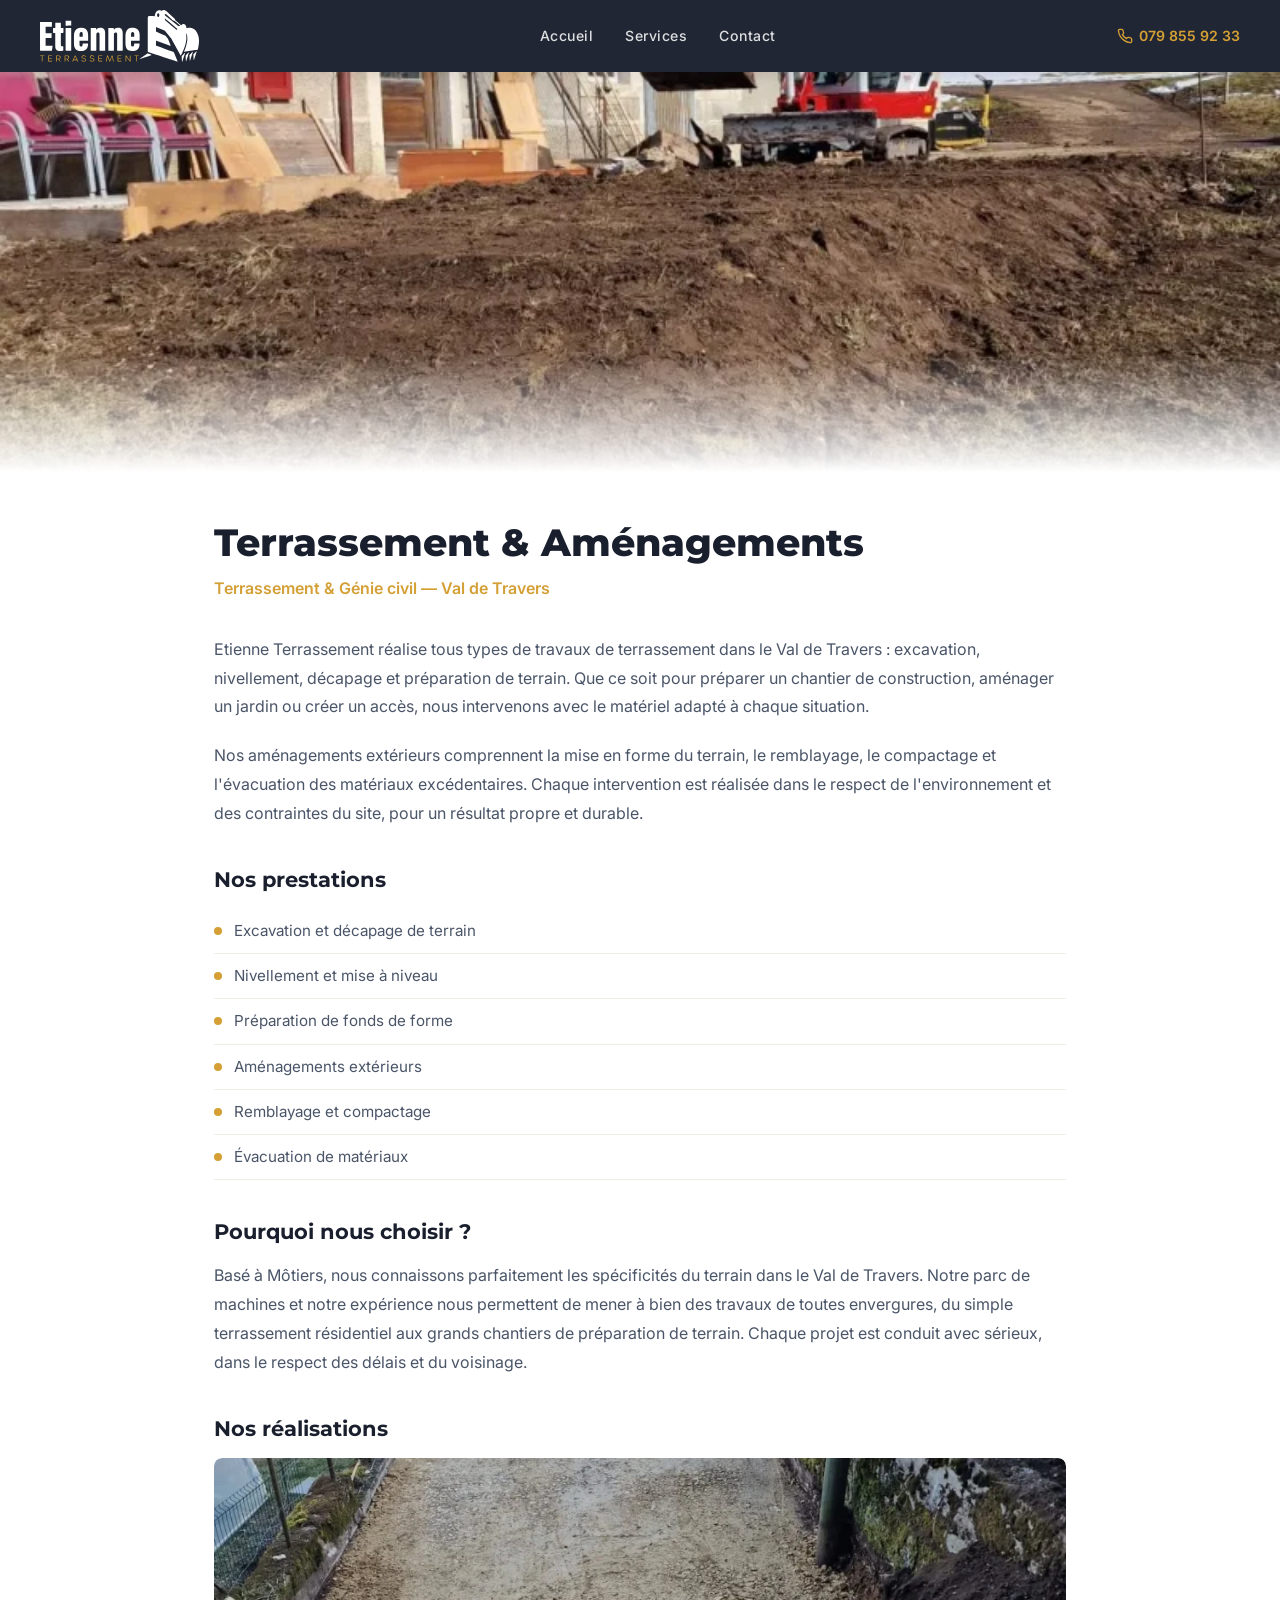
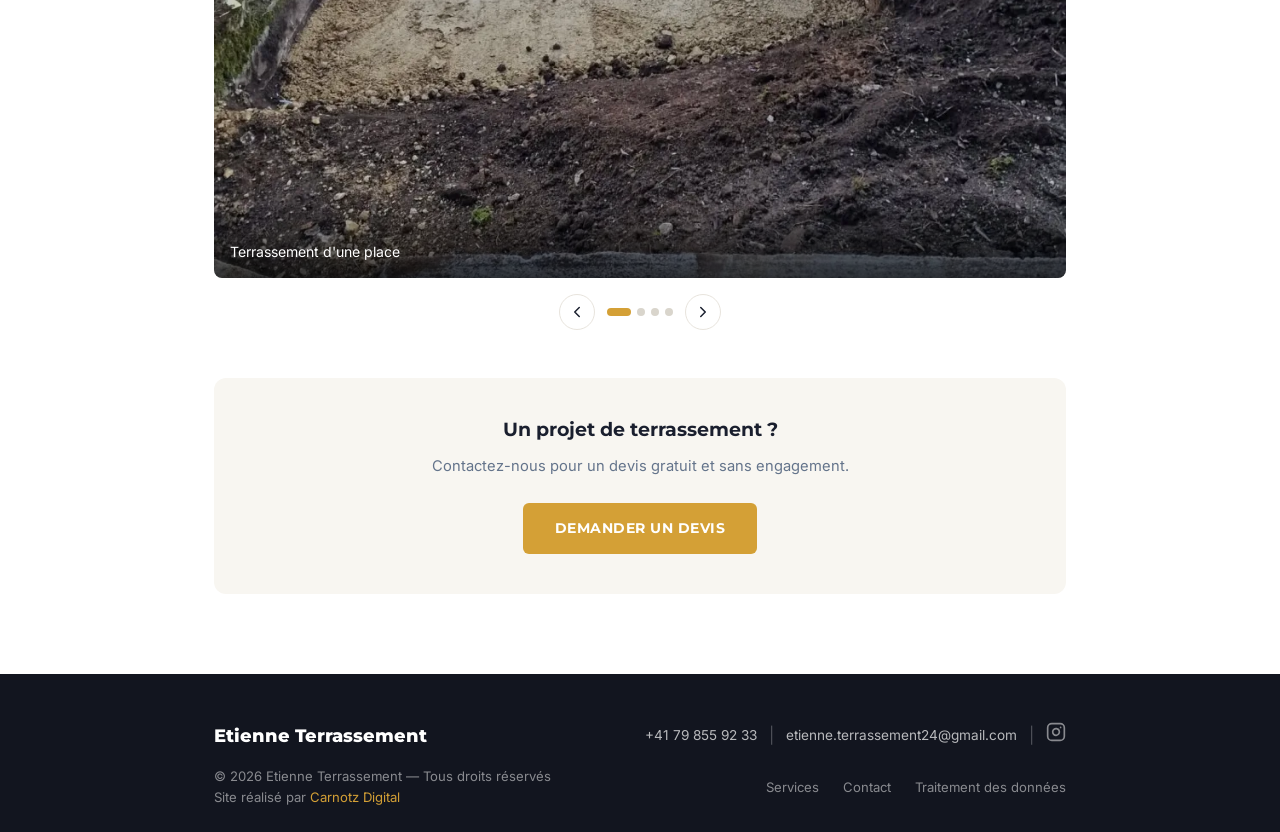
<file: terrassement.html>
<!DOCTYPE html>
<html lang="fr">
<head>
    <meta charset="UTF-8">
    <meta name="viewport" content="width=device-width, initial-scale=1.0">
    <meta name="robots" content="index, follow">
    <title>Terrassement & Aménagements — Etienne Terrassement | Val de Travers</title>
    <meta name="description" content="Travaux de terrassement et aménagements extérieurs à Môtiers, Val de Travers. Excavation, nivellement, préparation de terrain. Devis gratuit.">
    <link rel="canonical" href="https://etienne-terrassement.ch/terrassement">
    <meta property="og:type" content="website">
    <meta property="og:locale" content="fr_CH">
    <meta property="og:site_name" content="Etienne Terrassement">
    <meta property="og:title" content="Terrassement & Aménagements — Etienne Terrassement | Val de Travers">
    <meta property="og:description" content="Travaux de terrassement et aménagements extérieurs à Môtiers, Val de Travers. Excavation, nivellement, préparation de terrain. Devis gratuit.">
    <meta property="og:url" content="https://etienne-terrassement.ch/terrassement">
    <meta property="og:image" content="https://etienne-terrassement.ch/og-image.jpg">
    <meta name="twitter:card" content="summary_large_image">
    <link rel="icon" type="image/png" sizes="32x32" href="favicon-32x32.png">
    <link rel="icon" type="image/png" sizes="16x16" href="favicon-16x16.png">
    <link rel="apple-touch-icon" sizes="180x180" href="apple-touch-icon.png">
    <script type="application/ld+json">
    {
        "@context": "https://schema.org",
        "@graph": [
            {
                "@type": "Service",
                "name": "Terrassement & Aménagements",
                "serviceType": "Terrassement & Aménagements",
                "description": "Travaux de terrassement et aménagements extérieurs à Môtiers, Val de Travers. Excavation, nivellement, préparation de terrain. Devis gratuit.",
                "url": "https://etienne-terrassement.ch/terrassement",
                "areaServed": {
                    "@type": "Place",
                    "name": "Val de Travers, Neuchâtel"
                },
                "provider": {
                    "@type": "LocalBusiness",
                    "name": "Etienne Terrassement",
                    "telephone": "+41798559233",
                    "url": "https://etienne-terrassement.ch"
                }
            },
            {
                "@type": "BreadcrumbList",
                "itemListElement": [
                    {
                        "@type": "ListItem",
                        "position": 1,
                        "name": "Accueil",
                        "item": "https://etienne-terrassement.ch/"
                    },
                    {
                        "@type": "ListItem",
                        "position": 2,
                        "name": "Terrassement & Aménagements",
                        "item": "https://etienne-terrassement.ch/terrassement"
                    }
                ]
            }
        ]
    }
    </script>
    <link rel="preconnect" href="https://fonts.googleapis.com">
    <link rel="preconnect" href="https://fonts.gstatic.com" crossorigin>
    <link href="https://fonts.googleapis.com/css2?family=Inter:wght@400;500;600&family=Montserrat:wght@600;700;800&display=swap" rel="stylesheet">
    <link rel="stylesheet" href="subpage.css">
</head>
<body>
    <header class="header">
        <div class="header-inner">
            <a href="/" class="logo">
                <img src="logo.svg" alt="Etienne Terrassement" class="logo-img">
            </a>
            <nav class="nav">
                <a href="/">Accueil</a>
                <a href="/#services">Services</a>
                <a href="/#contact">Contact</a>
            </nav>
            <div class="header-right">
                <a href="#" class="header-phone" id="headerPhone">
                    <svg viewBox="0 0 24 24" fill="none" stroke="currentColor" stroke-width="2" stroke-linecap="round" stroke-linejoin="round">
                        <path d="M22 16.92v3a2 2 0 01-2.18 2 19.79 19.79 0 01-8.63-3.07 19.5 19.5 0 01-6-6 19.79 19.79 0 01-3.07-8.67A2 2 0 014.11 2h3a2 2 0 012 1.72c.127.96.361 1.903.7 2.81a2 2 0 01-.45 2.11L8.09 9.91a16 16 0 006 6l1.27-1.27a2 2 0 012.11-.45c.907.339 1.85.573 2.81.7A2 2 0 0122 16.92z"/>
                    </svg>
                    <span></span>
                </a>
                <button class="menu-toggle" id="menuToggle" aria-label="Menu">
                    <span></span><span></span><span></span>
                </button>
            </div>
        </div>
    </header>
    <nav class="mobile-nav" id="mobileNav">
        <a href="/">Accueil</a>
        <a href="/#services">Services</a>
        <a href="/#contact">Contact</a>
    </nav>

    <div class="service-hero">
        <img src="photos/terrassement-thumb.webp" alt="Terrassement & Aménagements — Etienne Terrassement" width="800" height="1000">
    </div>

    <div class="container">
        <div class="service-content">
            <h1>Terrassement & Aménagements</h1>
            <p class="subtitle">Terrassement & Génie civil — Val de Travers</p>

            <p>Etienne Terrassement réalise tous types de travaux de terrassement dans le Val de Travers : excavation, nivellement, décapage et préparation de terrain. Que ce soit pour préparer un chantier de construction, aménager un jardin ou créer un accès, nous intervenons avec le matériel adapté à chaque situation.</p>

            <p>Nos aménagements extérieurs comprennent la mise en forme du terrain, le remblayage, le compactage et l'évacuation des matériaux excédentaires. Chaque intervention est réalisée dans le respect de l'environnement et des contraintes du site, pour un résultat propre et durable.</p>

            <h2>Nos prestations</h2>
            <ul class="service-list">
                <li>Excavation et décapage de terrain</li>
                <li>Nivellement et mise à niveau</li>
                <li>Préparation de fonds de forme</li>
                <li>Aménagements extérieurs</li>
                <li>Remblayage et compactage</li>
                <li>Évacuation de matériaux</li>
            </ul>

            <h2>Pourquoi nous choisir ?</h2>
            <p>Basé à Môtiers, nous connaissons parfaitement les spécificités du terrain dans le Val de Travers. Notre parc de machines et notre expérience nous permettent de mener à bien des travaux de toutes envergures, du simple terrassement résidentiel aux grands chantiers de préparation de terrain. Chaque projet est conduit avec sérieux, dans le respect des délais et du voisinage.</p>

            <div class="gallery-section">
                <h2>Nos réalisations</h2>
                <div class="gallery-carousel" id="gallery">
                    <div class="gallery-track" id="galleryTrack">
                        <div class="gallery-slide"><img loading="lazy" src="photos/terrassement-0028.webp" alt="Terrassement d'une place — Etienne Terrassement"><span class="slide-caption">Terrassement d'une place</span><span class="slide-label">terrassement-0028</span></div>
                        <div class="gallery-slide"><img loading="lazy" src="photos/amenagement-0023.webp" alt="Construction d'un terrain de pétanque — Etienne Terrassement"><span class="slide-caption">Construction d'un terrain de pétanque</span><span class="slide-label">amenagement-0023</span></div>
                        <div class="gallery-slide"><img loading="lazy" src="photos/terrassement-0033.webp" alt="Réalisation terrassement — Etienne Terrassement"><span class="slide-label">terrassement-0033</span></div>
                        <div class="gallery-slide"><img loading="lazy" src="photos/geniecivil-0066.webp" alt="Pose de dalles après terrassement — Etienne Terrassement"><span class="slide-caption">Pose de dalles après terrassement</span><span class="slide-label">geniecivil-0066</span></div>
                    </div>
                </div>
                <div class="gallery-nav">
                    <button class="gallery-btn" id="galleryPrev" aria-label="Photo précédente">
                        <svg viewBox="0 0 24 24"><polyline points="15 18 9 12 15 6"></polyline></svg>
                    </button>
                    <div class="gallery-dots" id="galleryDots"></div>
                    <button class="gallery-btn" id="galleryNext" aria-label="Photo suivante">
                        <svg viewBox="0 0 24 24"><polyline points="9 6 15 12 9 18"></polyline></svg>
                    </button>
                </div>
            </div>

            <div class="service-cta">
                <h3>Un projet de terrassement ?</h3>
                <p>Contactez-nous pour un devis gratuit et sans engagement.</p>
                <a href="/#contact" class="btn btn-primary">Demander un devis</a>
            </div>
        </div>
    </div>

    <footer class="footer">
        <div class="container">
            <div class="footer-inner">
                <div class="footer-logo">Etienne Terrassement</div>
                <div class="footer-contact">
                    <a href="#" id="footerPhone" class="footer-contact-link"></a>
                    <span style="color:rgba(255,255,255,0.25);">|</span>
                    <a href="#" id="footerEmail" class="footer-contact-link"></a>
                    <span style="color:rgba(255,255,255,0.25);">|</span>
                    <a href="https://www.instagram.com/_etienne_terrassement_/" target="_blank" rel="noopener noreferrer" class="footer-instagram" aria-label="Instagram">
                        <svg viewBox="0 0 24 24" fill="none" stroke="currentColor" stroke-width="2" stroke-linecap="round" stroke-linejoin="round"><rect x="2" y="2" width="20" height="20" rx="5" ry="5"/><path d="M16 11.37A4 4 0 1112.63 8 4 4 0 0116 11.37z"/><line x1="17.5" y1="6.5" x2="17.51" y2="6.5"/></svg>
                    </a>
                </div>
                <p class="footer-text">&copy; 2026 Etienne Terrassement — Tous droits réservés<br>Site réalisé par <a href="https://carnotz.ch" target="_blank" rel="noopener noreferrer">Carnotz Digital</a></p>
                <div class="footer-links">
                    <a href="/#services">Services</a>
                    <a href="/#contact">Contact</a>
                    <a href="/politique-donnees">Traitement des données</a>
                </div>
            </div>
        </div>
    </footer>

    <script>
    (function() {
        var mt = document.getElementById('menuToggle');
        var mn = document.getElementById('mobileNav');
        mt.addEventListener('click', function() { mt.classList.toggle('active'); mn.classList.toggle('open'); });
        mn.querySelectorAll('a').forEach(function(a) { a.addEventListener('click', function() { mt.classList.remove('active'); mn.classList.remove('open'); }); });
        var hp = document.getElementById('headerPhone');
        var p1='079',p2=' ',p3='855',p4=' 92',p5=' 33';
        hp.querySelector('span').textContent = p1+p2+p3+p4+p5;
        hp.href = 'tel:+41' + '79' + '855' + '92' + '33';
        var fp=document.getElementById('footerPhone');
        if(fp){fp.href='tel:+41'+'79'+'855'+'92'+'33';fp.textContent='+41 79 855 92 33';}
        var fe=document.getElementById('footerEmail');
        var eu='etienne.terrassement24',ed='gmail.com';
        if(fe){fe.href='mai'+'lto:'+eu+'@'+ed;fe.textContent=eu+'@'+ed;}
    })();
    (function() {
        var track = document.getElementById('galleryTrack');
        var slides = track.querySelectorAll('.gallery-slide');
        var dotsContainer = document.getElementById('galleryDots');
        var prevBtn = document.getElementById('galleryPrev');
        var nextBtn = document.getElementById('galleryNext');
        var current = 0;
        var total = slides.length;
        var autoplayInterval;

        // Create dots
        for (var i = 0; i < total; i++) {
            var dot = document.createElement('button');
            dot.className = 'gallery-dot' + (i === 0 ? ' active' : '');
            dot.setAttribute('aria-label', 'Photo ' + (i + 1));
            dot.dataset.index = i;
            dot.addEventListener('click', function() {
                goTo(parseInt(this.dataset.index));
            });
            dotsContainer.appendChild(dot);
        }

        function goTo(index) {
            current = (index + total) % total;
            track.style.transform = 'translateX(-' + (current * 100) + '%)';
            var dots = dotsContainer.querySelectorAll('.gallery-dot');
            for (var j = 0; j < dots.length; j++) {
                dots[j].className = 'gallery-dot' + (j === current ? ' active' : '');
            }
            resetAutoplay();
        }

        prevBtn.addEventListener('click', function() { goTo(current - 1); });
        nextBtn.addEventListener('click', function() { goTo(current + 1); });

        function resetAutoplay() {
            clearInterval(autoplayInterval);
            autoplayInterval = setInterval(function() { goTo(current + 1); }, 5000);
        }
        resetAutoplay();
    })();
    </script>
</body>
</html>
</file>
<file: subpage.css>
*, *::before, *::after { margin: 0; padding: 0; box-sizing: border-box; }
html { scroll-behavior: smooth; font-size: 16px; }
body {
    font-family: 'Inter', 'Segoe UI', system-ui, sans-serif;
    color: #1a1f2e;
    background: #ffffff;
    line-height: 1.6;
}
img { max-width: 100%; height: auto; display: block; }
a { text-decoration: none; color: inherit; }
h1, h2, h3 { font-family: 'Montserrat', sans-serif; line-height: 1.2; }
.container { max-width: 900px; margin: 0 auto; padding: 0 24px; }

/* Header */
.header {
    position: fixed;
    top: 0; left: 0; right: 0;
    z-index: 1000;
    padding: 0 24px;
    background: rgba(26,31,46,0.97);
    backdrop-filter: blur(12px);
    box-shadow: 0 2px 20px rgba(0,0,0,0.15);
}
.header-inner {
    max-width: 1200px;
    margin: 0 auto;
    display: flex;
    align-items: center;
    justify-content: space-between;
    height: 72px;
}
.logo { display: flex; align-items: center; }
.logo-img { height: 52px; width: auto; }
.nav { display: flex; align-items: center; gap: 32px; }
.nav a {
    color: rgba(255,255,255,0.85);
    font-size: 0.88rem;
    font-weight: 500;
    letter-spacing: 0.5px;
    transition: color 0.3s;
    position: relative;
}
.nav a::after {
    content: '';
    position: absolute;
    bottom: -4px; left: 0;
    width: 0; height: 2px;
    background: #d4a036;
    transition: width 0.3s;
}
.nav a:hover { color: #d4a036; }
.nav a:hover::after { width: 100%; }
.header-right { display: flex; align-items: center; gap: 16px; }
.header-phone {
    display: flex;
    align-items: center;
    gap: 6px;
    color: #d4a036;
    font-weight: 600;
    font-size: 0.88rem;
}
.header-phone svg { width: 16px; height: 16px; }
.menu-toggle {
    display: none;
    flex-direction: column;
    gap: 5px;
    cursor: pointer;
    background: none;
    border: none;
    padding: 4px;
}
.menu-toggle span {
    width: 24px; height: 2px;
    background: #fff;
    border-radius: 2px;
    transition: all 0.3s;
}
.menu-toggle.active span:nth-child(1) { transform: rotate(45deg) translate(5px, 5px); }
.menu-toggle.active span:nth-child(2) { opacity: 0; }
.menu-toggle.active span:nth-child(3) { transform: rotate(-45deg) translate(5px, -5px); }
.mobile-nav {
    display: none;
    position: fixed;
    top: 72px; left: 0; right: 0; bottom: 0;
    background: rgba(26,31,46,0.98);
    backdrop-filter: blur(12px);
    flex-direction: column;
    align-items: center;
    justify-content: center;
    gap: 28px;
    z-index: 999;
}
.mobile-nav.open { display: flex; }
.mobile-nav a {
    color: #fff;
    font-family: 'Montserrat', sans-serif;
    font-size: 1.3rem;
    font-weight: 700;
}
.mobile-nav a:hover { color: #d4a036; }

/* Hero image */
.service-hero {
    margin-top: 72px;
    width: 100%;
    height: 400px;
    overflow: hidden;
    position: relative;
}
.service-hero img {
    width: 100%;
    height: 100%;
    object-fit: cover;
}
.service-hero::after {
    content: '';
    position: absolute;
    bottom: 0; left: 0; right: 0;
    height: 120px;
    background: linear-gradient(to top, #ffffff, transparent);
}

/* Content */
.service-content {
    padding: 48px 0 80px;
}
.service-content h1 {
    font-size: clamp(1.8rem, 4vw, 2.4rem);
    font-weight: 800;
    color: #1a1f2e;
    margin-bottom: 8px;
}
.service-content .subtitle {
    font-size: 1rem;
    color: #d4a036;
    font-weight: 600;
    margin-bottom: 32px;
}
.service-content p {
    font-size: 1rem;
    color: #4a5568;
    line-height: 1.8;
    margin-bottom: 20px;
}
.service-content h2 {
    font-size: 1.3rem;
    font-weight: 700;
    color: #1a1f2e;
    margin: 40px 0 16px;
}
.service-list {
    list-style: none;
    padding: 0;
    margin: 0 0 32px;
}
.service-list li {
    padding: 10px 0;
    font-size: 0.95rem;
    color: #4a5568;
    display: flex;
    align-items: flex-start;
    gap: 12px;
    border-bottom: 1px solid #f0ede6;
}
.service-list li::before {
    content: '';
    width: 8px;
    height: 8px;
    background: #d4a036;
    border-radius: 50%;
    flex-shrink: 0;
    margin-top: 8px;
}

/* Gallery */
.gallery-section { margin: 40px 0 0; }
.gallery-carousel {
    position: relative;
    overflow: hidden;
    border-radius: 8px;
    margin-top: 16px;
}
.gallery-wrapper { overflow: hidden; border-radius: 8px; }
.gallery-track {
    display: flex;
    transition: transform 0.5s ease;
}
.gallery-slide {
    min-width: 100%;
    flex: 0 0 100%;
    position: relative;
}
.gallery-slide img {
    width: 100%;
    height: 420px;
    object-fit: cover;
    border-radius: 8px;
}
.slide-caption {
    position: absolute;
    bottom: 0;
    left: 0;
    right: 0;
    background: linear-gradient(to top, rgba(0,0,0,0.7), transparent);
    color: #fff;
    font-size: 0.88rem;
    font-family: 'Inter', sans-serif;
    padding: 40px 16px 14px;
    z-index: 1;
}
.slide-label {
    display: none;
    position: absolute;
    top: 12px;
    left: 12px;
    background: rgba(0,0,0,0.75);
    color: #fff;
    font-size: 0.78rem;
    font-family: monospace;
    padding: 3px 8px;
    border-radius: 4px;
    z-index: 2;
}
.gallery-nav { display: flex; align-items: center; justify-content: center; gap: 12px; margin-top: 16px; }
.gallery-btn {
    width: 36px;
    height: 36px;
    border-radius: 50%;
    border: 1px solid #e8e4dd;
    background: #fff;
    cursor: pointer;
    display: flex;
    align-items: center;
    justify-content: center;
    transition: all 0.3s;
}
.gallery-btn:hover { border-color: #d4a036; background: rgba(212,160,54,0.06); }
.gallery-btn svg { width: 18px; height: 18px; stroke: #1a1f2e; fill: none; stroke-width: 2; stroke-linecap: round; stroke-linejoin: round; }
.gallery-dots { display: flex; gap: 6px; align-items: center; }
.gallery-dot {
    width: 8px;
    height: 8px;
    border-radius: 50%;
    background: #d9d5cc;
    border: none;
    cursor: pointer;
    padding: 0;
    transition: all 0.3s;
}
.gallery-dot.active { background: #d4a036; width: 24px; border-radius: 4px; }

/* CTA */
.service-cta {
    margin-top: 48px;
    background: #f8f6f1;
    border-radius: 12px;
    padding: 40px;
    text-align: center;
}
.service-cta h3 {
    font-size: 1.2rem;
    font-weight: 700;
    margin-bottom: 12px;
}
.service-cta p {
    color: #64748b;
    font-size: 0.92rem;
    margin-bottom: 24px;
}
.btn {
    display: inline-flex;
    align-items: center;
    gap: 8px;
    padding: 14px 32px;
    border-radius: 6px;
    font-family: 'Montserrat', sans-serif;
    font-size: 0.9rem;
    font-weight: 700;
    letter-spacing: 0.5px;
    text-transform: uppercase;
    transition: all 0.3s ease;
    border: none;
    cursor: pointer;
}
.btn-primary { background: #d4a036; color: #fff; }
.btn-primary:hover { background: #b8891e; transform: translateY(-2px); box-shadow: 0 8px 24px rgba(212,160,54,0.3); }

/* Footer */
.footer { background: #12151f; color: rgba(255,255,255,0.5); padding: 48px 0 24px; }
.footer-inner { display: flex; justify-content: space-between; align-items: center; flex-wrap: wrap; gap: 16px; }
.footer-logo { font-family: 'Montserrat', sans-serif; font-weight: 800; font-size: 1.1rem; color: #fff; }
.footer-text { font-size: 0.82rem; }
.footer-text a { color: #d4a036; }
.footer-links { display: flex; gap: 24px; }
.footer-links a { font-size: 0.82rem; transition: color 0.3s; }
.footer-links a:hover { color: #d4a036; }
.footer-contact { display: flex; align-items: center; gap: 12px; }
.footer-contact-link { font-size: 0.85rem; color: rgba(255,255,255,0.7); transition: color 0.3s; }
.footer-contact-link:hover { color: #d4a036; }
.footer-instagram { color: rgba(255,255,255,0.5); transition: color 0.3s; }
.footer-instagram:hover { color: #d4a036; }
.footer-instagram svg { width: 20px; height: 20px; }

@media (max-width: 768px) {
    .nav { display: none; }
    .header-phone { display: none; }
    .menu-toggle { display: flex; }
    .service-hero { height: 260px; }
    .service-cta { padding: 28px 20px; }
    .gallery-slide img { height: 260px; }
    .footer-inner { flex-direction: column; text-align: center; gap: 16px; }
    .footer-contact { flex-direction: column; gap: 8px; }
    .footer-contact span { display: none; }
    .footer-links { flex-wrap: wrap; justify-content: center; gap: 16px; }
}
</file>
